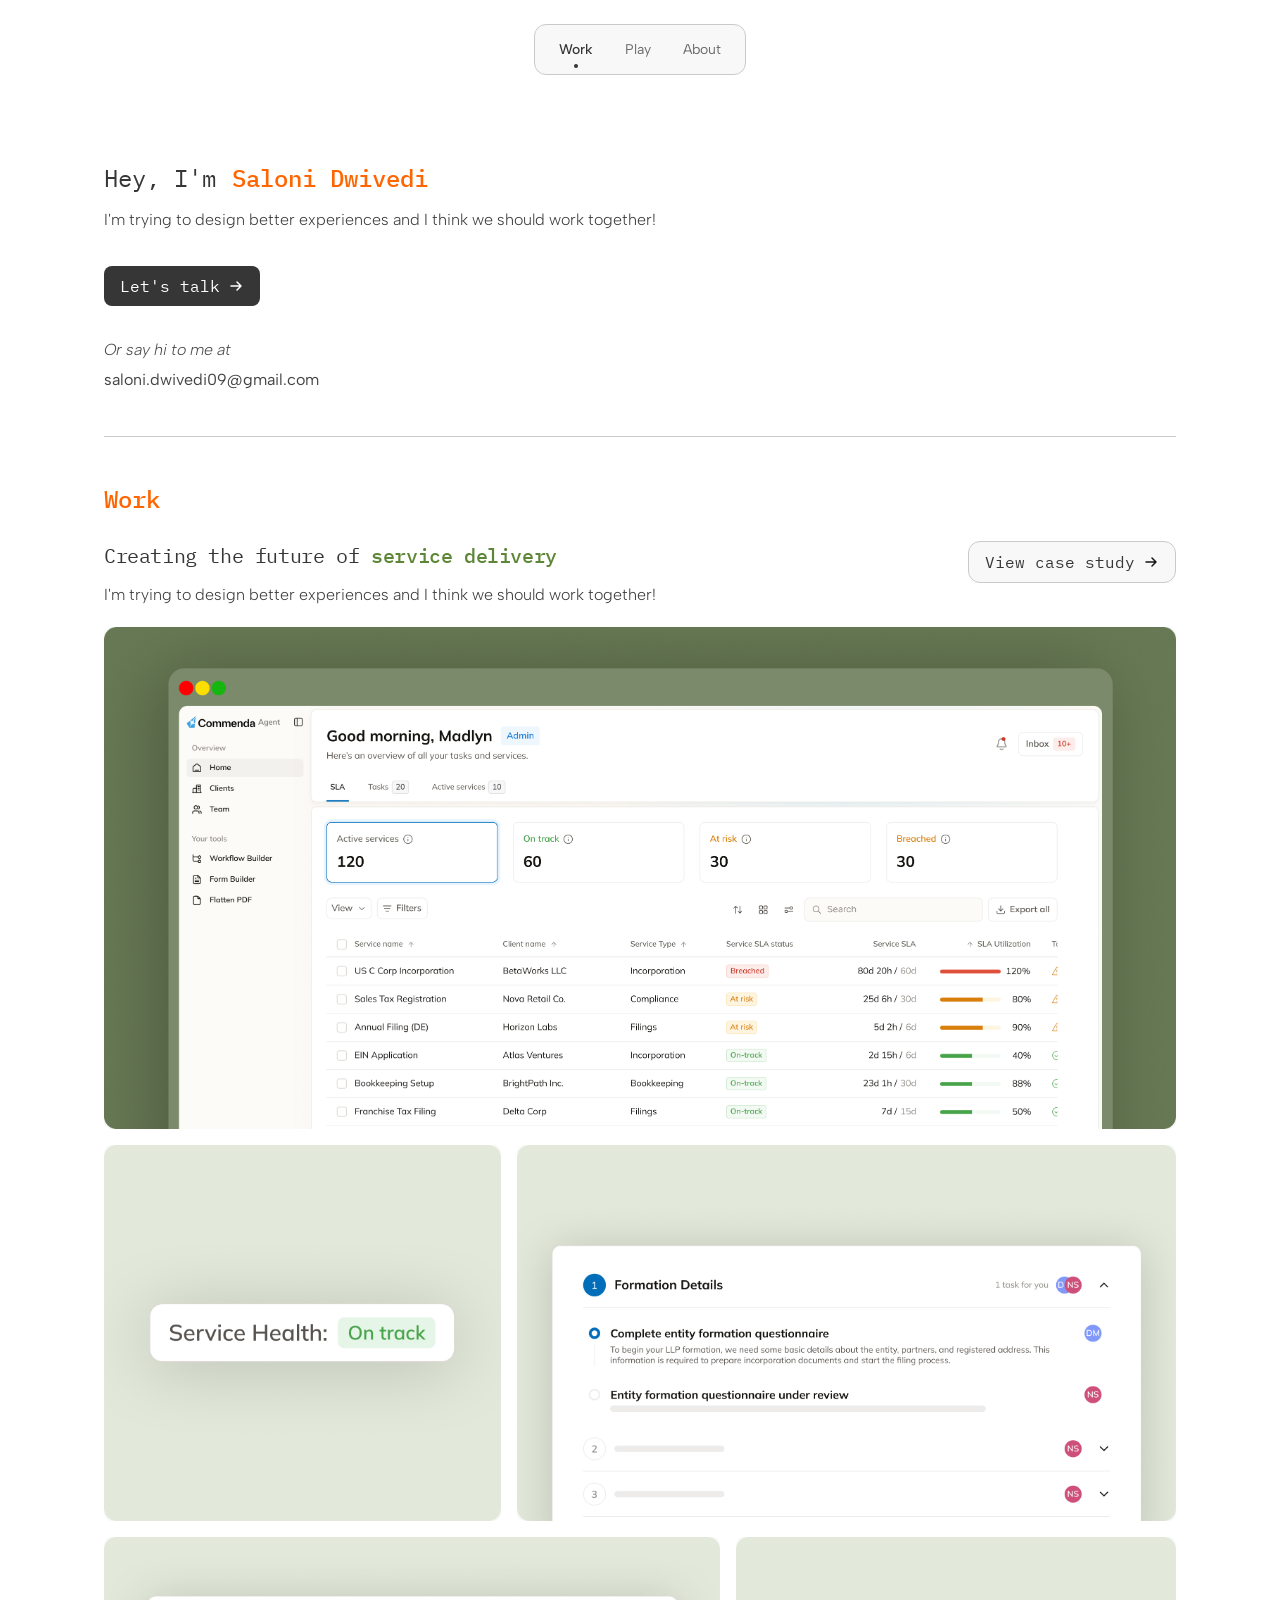
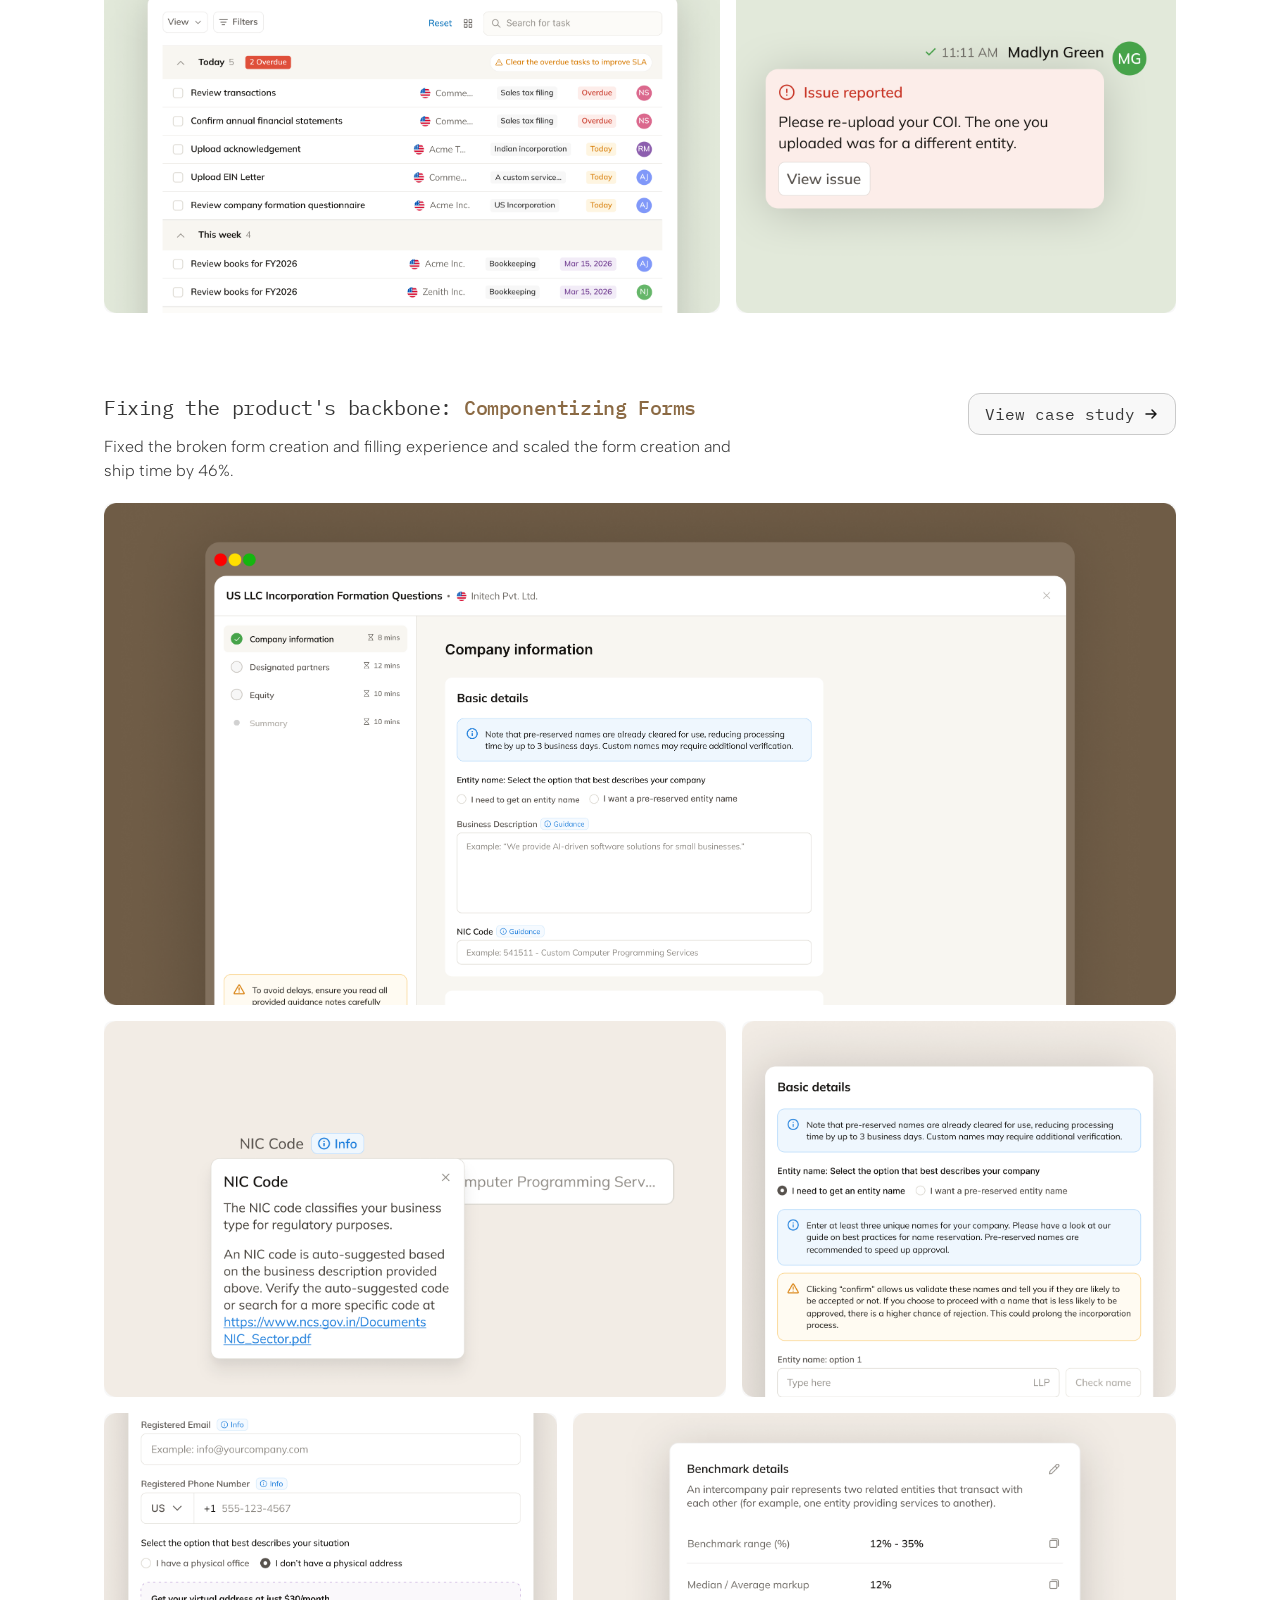
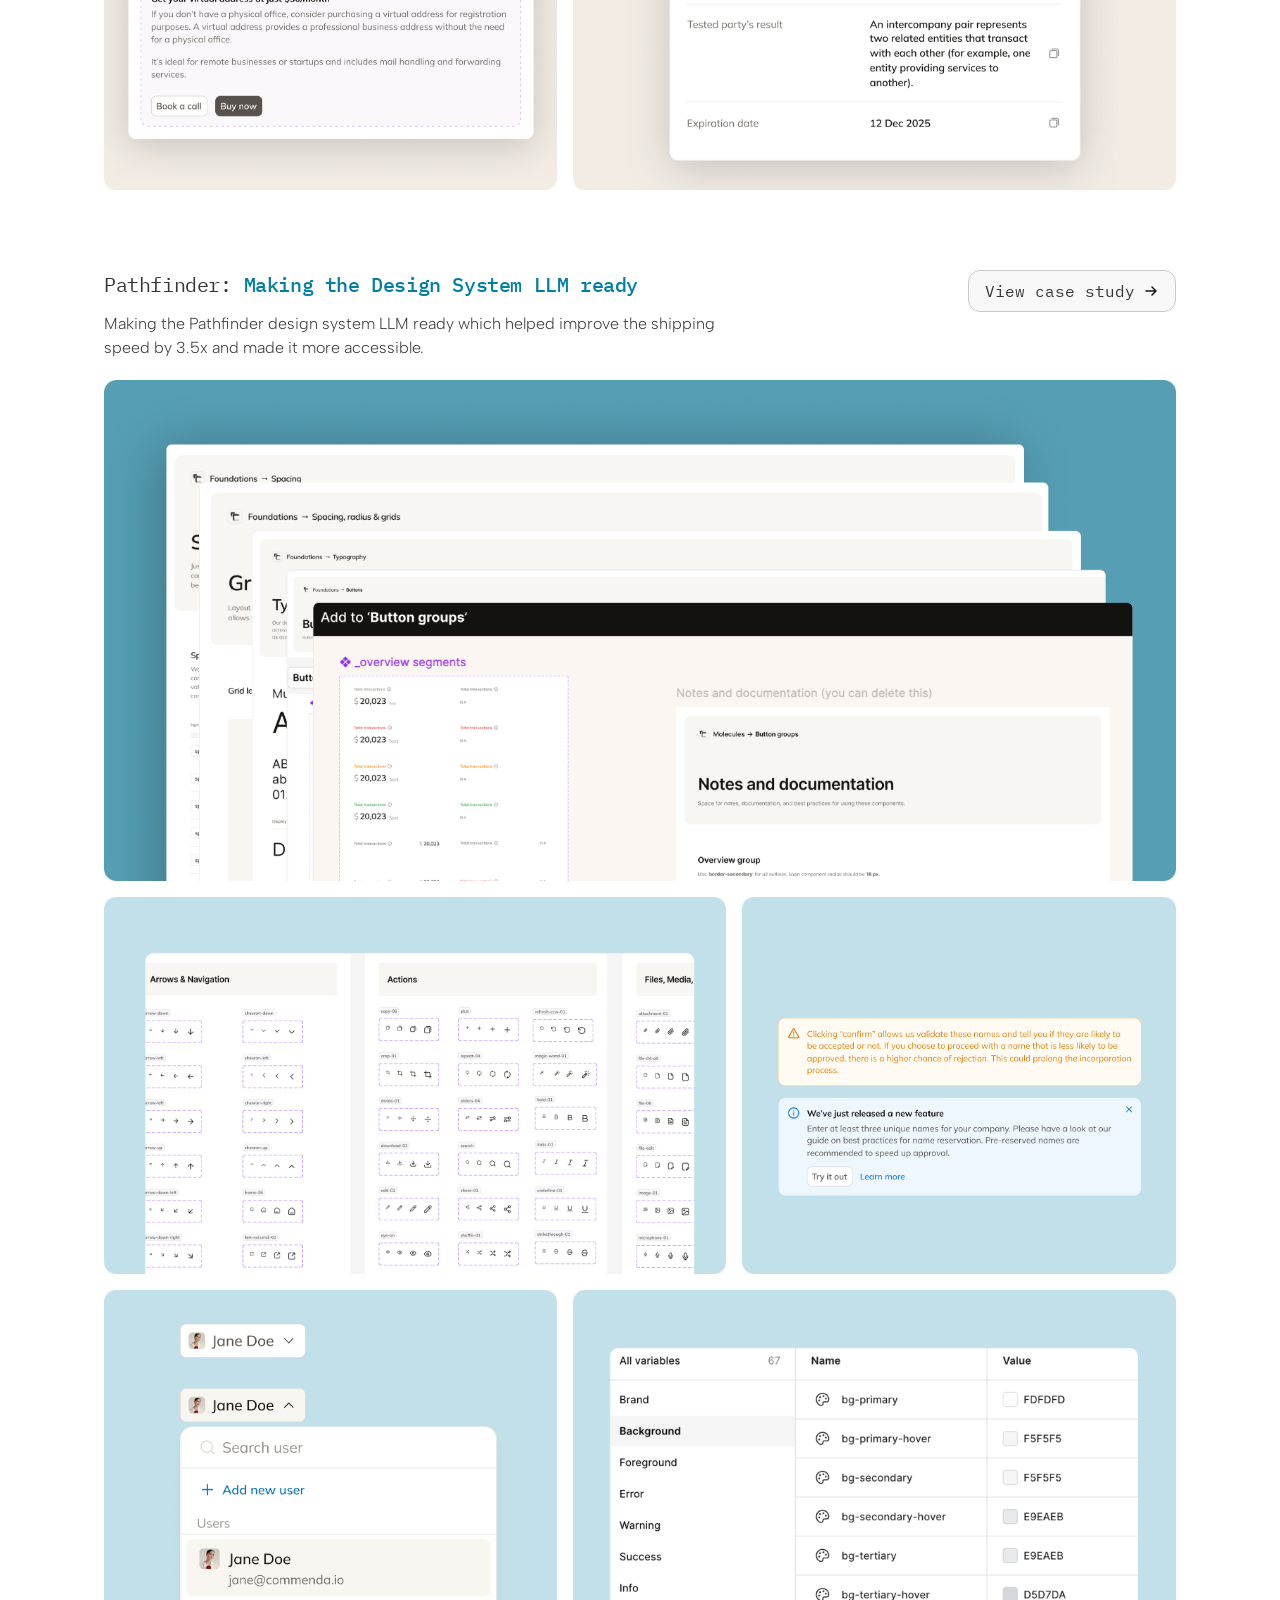
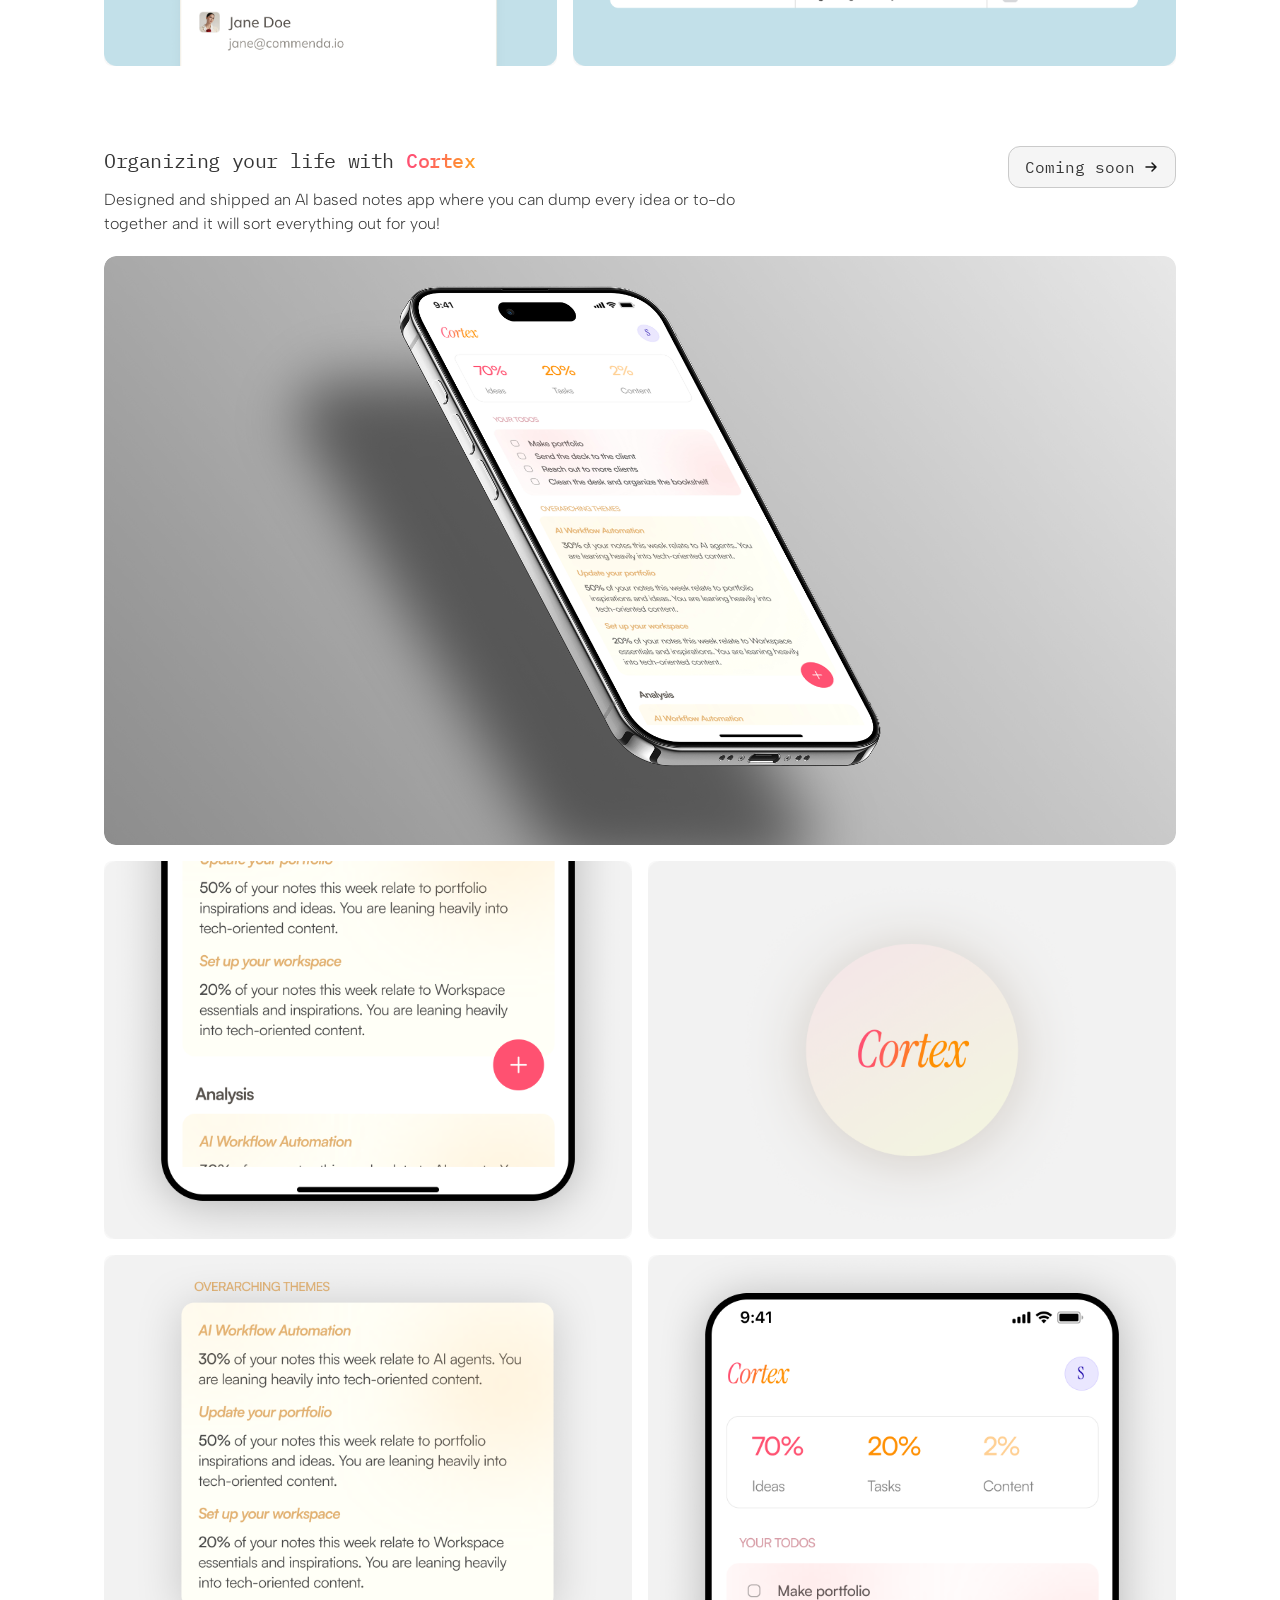
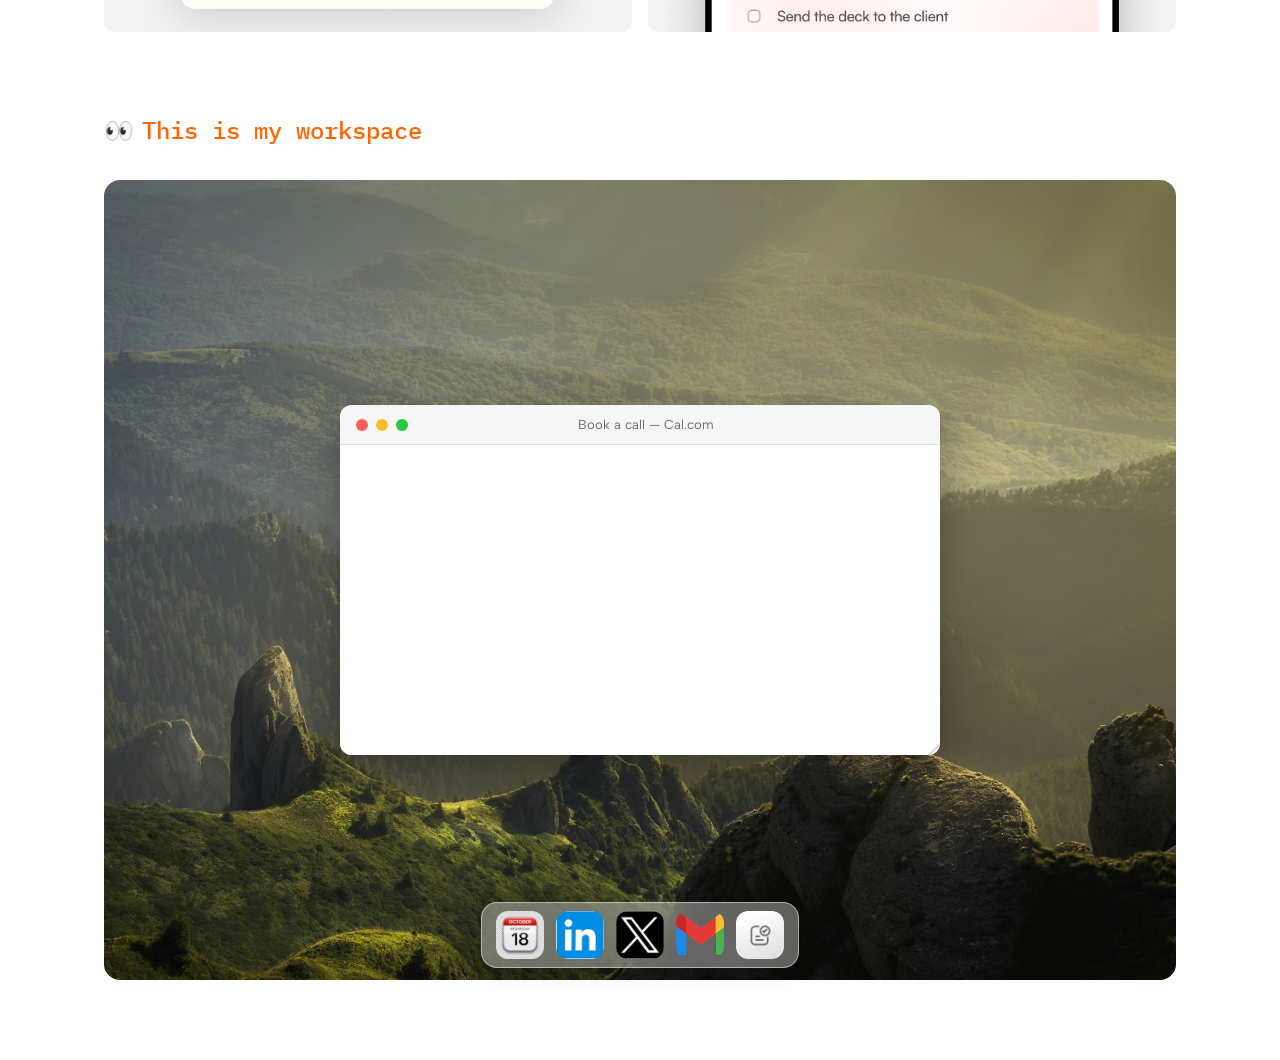
<file: index.html>
<!DOCTYPE html>
<html lang="en">
<head>
<meta charset="UTF-8" />
<meta name="viewport" content="width=device-width, initial-scale=1.0" />
<title>Saloni Dwivedi — Designer</title>
<link rel="preconnect" href="https://fonts.googleapis.com" />
<link rel="preconnect" href="https://fonts.gstatic.com" crossorigin />
<link href="https://fonts.googleapis.com/css2?family=IBM+Plex+Mono:wght@400;500;600&family=Albert+Sans:ital,wght@0,300;0,400;0,500;1,300&display=swap" rel="stylesheet" />
<link rel="stylesheet" href="CSS/shared.css" />
<link rel="stylesheet" href="CSS/index.css" />
<link rel="stylesheet" href="CSS/mobile.css" />
</head>
<body>

<!-- NAV -->
<nav>
  <a href="#" data-nav-id="work" class="active">Work</a>
  <a href="Pages/play.html" data-nav-id="play">Play</a>
  <a href="Pages/about.html" data-nav-id="about">About</a>
</nav>

<!-- HERO -->
<section id="work" class="hero">
  <div class="page-wrap">
    <div class="hero-intro">
      <div class="hero-name-line">
        <span class="mono-regular">Hey, I'm</span>
        <span class="mono-medium" style="color: var(--orange)">Saloni Dwivedi</span>
      </div>
      <p class="hero-tagline">I'm trying to design better experiences and I think we should work together!</p>
    </div>

    <a href="https://cal.com/salonidwivedi" class="btn-primary">
      Let's talk
      <svg width="16" height="16" viewBox="0 0 16 16" fill="none" xmlns="http://www.w3.org/2000/svg">
        <path d="M3 8H13M13 8L9 4M13 8L9 12" stroke="white" stroke-width="1.5" stroke-linecap="round" stroke-linejoin="round"/>
      </svg>
    </a>

    <div class="contact-block">
      <span class="contact-label">Or say hi to me at</span>
      <span class="contact-email">saloni.dwivedi09@gmail.com</span>
    </div>

    <div class="divider"></div>

    <!-- WORK -->
    <section>
      <div class="section-label">Work</div>

      <!-- Project 1: Service Delivery -->
      <div class="project fade-in">
        <div class="project-header">
          <div class="project-meta">
            <div class="project-title-row">
              <span class="mono-regular">Creating the future of</span>
              <span class="mono-medium" style="color: #5e8637">service delivery</span>
            </div>
            <p class="project-desc">I'm trying to design better experiences and I think we should work together!</p>
          </div>
          <a href="Pages/service-delivery.html" class="btn-case-study">
            View case study
            <svg width="16" height="16" viewBox="0 0 16 16" fill="none" xmlns="http://www.w3.org/2000/svg">
              <path d="M3 8H13M13 8L9 4M13 8L9 12" stroke="#151515" stroke-width="1.5" stroke-linecap="round" stroke-linejoin="round"/>
            </svg>
          </a>
        </div>
        <div class="project-images">
          <img class="img-main" src="images/service delivery/thumbnail01.png" alt="Service delivery hero" loading="lazy" />
          <div class="img-grid-2col img-grid-row-service-1">
            <img src="images/service delivery/thumbnail02.png" alt="Service delivery detail 1" loading="lazy" />
            <img src="images/service delivery/thumbnail03.png" alt="Service delivery detail 2" loading="lazy" />
          </div>
          <div class="img-grid-2col img-grid-row-service-2">
            <img src="images/service delivery/thumbnail04.png" alt="Service delivery detail 3" loading="lazy" />
            <img src="images/service delivery/thumbnail05.png" alt="Service delivery detail 4" loading="lazy" />
          </div>
        </div>
      </div>

      <!-- Project 2: Componentizing Forms -->
      <div class="project fade-in">
        <div class="project-header">
          <div class="project-meta">
            <div class="project-title-row">
              <span class="mono-regular">Fixing the product's backbone:</span>
              <span class="mono-medium" style="color: #8b6a44">Componentizing Forms</span>
            </div>
            <p class="project-desc">Fixed the broken form creation and filling experience and scaled the form creation and ship time by 46%.</p>
          </div>
          <a href="Pages/forms.html" class="btn-case-study">
            View case study
            <svg width="16" height="16" viewBox="0 0 16 16" fill="none" xmlns="http://www.w3.org/2000/svg">
              <path d="M3 8H13M13 8L9 4M13 8L9 12" stroke="#151515" stroke-width="1.5" stroke-linecap="round" stroke-linejoin="round"/>
            </svg>
          </a>
        </div>
        <div class="project-images">
          <img class="img-main" src="images/Forms/comp-forms1.png" alt="Componentizing forms hero" loading="lazy" />
          <div class="img-grid-2col img-grid-row-wide-left">
            <img src="images/Forms/comp-forms2.png" alt="Forms detail 1" loading="lazy"  />
            <img src="images/Forms/comp-forms3.png" alt="Forms detail 2" loading="lazy"  />
          </div>
          <div class="img-grid-2col img-grid-row-wide-right">
            <img src="images/Forms/comp-forms4.png" alt="Forms detail 3" loading="lazy" />
            <img src="images/Forms/comp-forms5.png" alt="Forms detail 4" loading="lazy" />
          </div>
        </div>
      </div>

      <!-- Project 3: Design System -->
      <div class="project fade-in">
        <div class="project-header">
          <div class="project-meta">
            <div class="project-title-row">
              <span class="mono-regular">Pathfinder:</span>
              <span class="mono-medium" style="color: #007ea3">Making the Design System LLM ready</span>
            </div>
            <p class="project-desc">Making the Pathfinder design system LLM ready which helped improve the shipping speed by 3.5x and made it more accessible.</p>
          </div>
          <a href="Pages/design-system.html" class="btn-case-study">
            View case study
            <svg width="16" height="16" viewBox="0 0 16 16" fill="none" xmlns="http://www.w3.org/2000/svg">
              <path d="M3 8H13M13 8L9 4M13 8L9 12" stroke="#151515" stroke-width="1.5" stroke-linecap="round" stroke-linejoin="round"/>
            </svg>
          </a>
        </div>
        <div class="project-images">
          <img class="img-main" src="images/design system/des-sys1.png" alt="Design system hero" loading="lazy" />
          <div class="img-grid-2col img-grid-row-wide-left">
            <img src="images/design system/des-sys2.png" alt="Design system detail 1" loading="lazy" />
            <img src="images/design system/des-sys3.png" alt="Design system detail 2" loading="lazy" />
          </div>
          <div class="img-grid-2col img-grid-row-wide-right">
            <img src="images/design system/des-sys4.png" alt="Design system detail 3" loading="lazy" />
            <img src="images/design system/des-sys5.png" alt="Design system detail 4" loading="lazy" />
          </div>
        </div>
      </div>

      <!-- Project 4: Cortex -->
      <div class="project fade-in">
        <div class="project-header">
          <div class="project-meta">
            <div class="project-title-row">
              <span class="mono-regular">Organizing your life with</span>
              <span class="mono-medium gradient-text">Cortex</span>
            </div>
            <p class="project-desc">Designed and shipped an AI based notes app where you can dump every idea or to-do together and it will sort everything out for you!</p>
          </div>
          <a href="#" class="btn-case-study" style="background-color: #f5f5f5;">
            Coming soon
            <svg width="16" height="16" viewBox="0 0 16 16" fill="none" xmlns="http://www.w3.org/2000/svg">
              <path d="M3 8H13M13 8L9 4M13 8L9 12" stroke="#151515" stroke-width="1.5" stroke-linecap="round" stroke-linejoin="round"/>
            </svg>
          </a>
        </div>
        <div class="project-images">
          <img class="img-hero-tall" src="images/cortex/cortex1.png" alt="Cortex app mockup" loading="lazy" />
          <div class="img-grid-2col img-grid-row-even">
            <img src="images/cortex/cortex2.png" alt="Cortex detail 1" loading="lazy" />
            <img src="images/cortex/cortex3.png" alt="Cortex detail 2" loading="lazy" />
          </div>
          <div class="img-grid-2col img-grid-row-even">
            <img src="images/cortex/cortex4.png" alt="Cortex detail 3" loading="lazy" />
            <img src="images/cortex/cortex5.png" alt="Cortex detail 4" loading="lazy" />
          </div>
        </div>
      </div>
    </section>

    <!-- WORKSPACE -->
    <section id="workspace-teaser" class="play-section">
      <div class="play-heading">
        <span>👀</span>
        <span>This is my workspace</span>
      </div>
      <div class="workspace-frame">
        <img class="workspace-bg" src="images/workspace/background.png" alt="Workspace background" loading="lazy" />
        <!-- macOS-style window -->
        <div class="workspace-window">
          <div class="window-titlebar">
            <div class="window-dots">
              <span class="dot dot-red"></span>
              <span class="dot dot-yellow"></span>
              <span class="dot dot-green"></span>
            </div>
            <span class="window-title">Book a call — Cal.com</span>
          </div>
          <div class="window-body">
            <iframe src="https://cal.com/salonidwivedi" style="width:100%;height:100%;border:none;" loading="lazy"></iframe>
          </div>
        </div>
        <!-- macOS-style dock -->
        <div class="workspace-dock">
          <a href="#" class="tooltip" data-tooltip="Book a Call">
            <img class="dock-icon" src="images/contact/calendar.png" alt="Book a Call" loading="lazy" /></a>
          <a href="#" target="_blank" class="tooltip" data-tooltip="LinkedIn">
            <img class="dock-icon" src="images/contact/linkedin.png" alt="LinkedIn" loading="lazy" /></a>
          <a href="#" target="_blank" class="tooltip" data-tooltip="Twitter / X">
            <img class="dock-icon" src="images/contact/twitter.png" alt="Twitter / X" loading="lazy" /></a>
          <a href="mailto:saloni.dwivedi09@gmail.com" class="tooltip" data-tooltip="Gmail">
            <img class="dock-icon" src="images/contact/gmail.png" alt="Gmail" loading="lazy" /></a>
          <a href="mailto:saloni.dwivedi09@gmail.com" class="tooltip" data-tooltip="Resume">
            <img class="dock-icon" src="images/contact/resume.png" alt="Resume" loading="lazy" /></a>
        </div>
      </div>
    </section>

  </div><!-- /page-wrap -->
</section>

<script src="JS/nav.js"></script>
<script src="JS/animations.js"></script>
<script src="JS/workspace.js"></script>
</body>
</html>
</file>
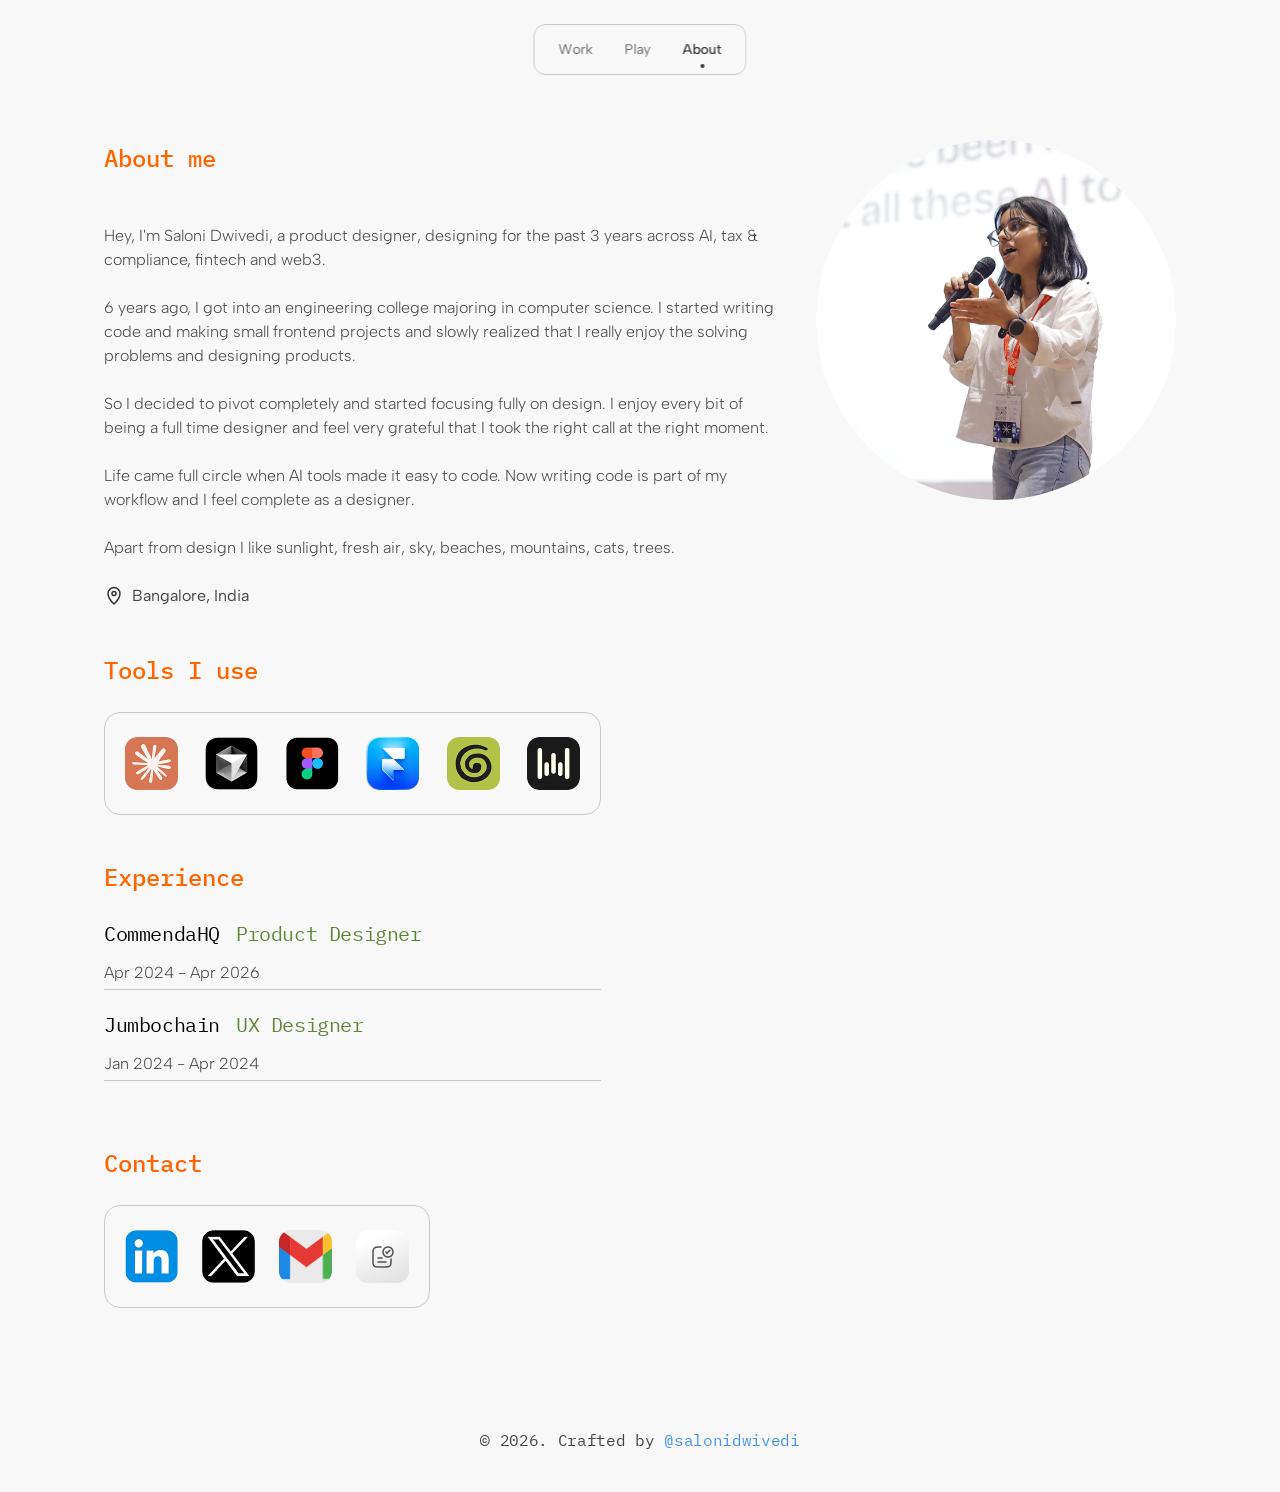
<file: Pages/about.html>
<!DOCTYPE html>
<html lang="en">
<head>
<meta charset="UTF-8" />
<meta name="viewport" content="width=device-width, initial-scale=1.0" />
<title>About — Saloni Dwivedi</title>
<link rel="preconnect" href="https://fonts.googleapis.com" />
<link rel="preconnect" href="https://fonts.gstatic.com" crossorigin />
<link href="https://fonts.googleapis.com/css2?family=IBM+Plex+Mono:wght@400;500;600&family=Albert+Sans:ital,wght@0,300;0,400;0,500;1,300&display=swap" rel="stylesheet" />
<link rel="stylesheet" href="../CSS/shared.css" />
<style>
  body { background: #f8f8f8; }
  .about-grid { display: flex; flex-direction: column; gap: 44px; }

  .about-block { width: 100%; }
  .about-block-title {
    font-family: 'IBM Plex Mono', monospace;
    font-weight: 500;
    font-size: 24px;
    color: var(--orange);
    margin-bottom: 24px;
  }

  .about-intro { display: flex; align-items: flex-start; justify-content: space-between; gap: 40px; flex-wrap: wrap; }
  .about-intro-text { flex: 1; min-width: 280px; display: flex; flex-direction: column; gap: 24px; }
  .about-intro-text p { font-weight: 300; font-size: 16px; }

  .about-photo {
    background: #e2e9da;
    border-radius: 50%;
    width: 360px;
    height: 360px;
    flex-shrink: 0;
    overflow: hidden;
  }
  .about-photo img { width: 100%; height: 100%; object-fit: cover; display: block; }

  /* Tooltip system */
  .tooltip {
    position: relative;
    display: inline-flex;
  }
  .tooltip::after {
    content: attr(data-tooltip);
    position: absolute;
    bottom: calc(100% + 8px);
    left: 50%;
    transform: translateX(-50%) translateY(4px);
    background: var(--black);
    color: #fff;
    padding: 6px 10px;
    border-radius: 6px;
    font-family: 'IBM Plex Mono', monospace;
    font-size: 12px;
    white-space: nowrap;
    opacity: 0;
    visibility: hidden;
    transition: opacity 0.15s cubic-bezier(0.4, 0, 0.2, 1), transform 0.15s cubic-bezier(0.4, 0, 0.2, 1);
    pointer-events: none;
    z-index: 100;
    box-shadow: 0 4px 12px rgba(0,0,0,0.15);
  }
  .tooltip::before {
    content: '';
    position: absolute;
    bottom: calc(100% + 3px);
    left: 50%;
    transform: translateX(-50%) translateY(4px);
    border-width: 5px;
    border-style: solid;
    border-color: var(--black) transparent transparent transparent;
    opacity: 0;
    visibility: hidden;
    transition: opacity 0.15s cubic-bezier(0.4, 0, 0.2, 1), transform 0.15s cubic-bezier(0.4, 0, 0.2, 1);
    pointer-events: none;
    z-index: 100;
  }
  .tooltip:hover::after,
  .tooltip:hover::before {
    opacity: 1;
    visibility: visible;
    transform: translateX(-50%) translateY(0);
  }

  .location-row { display: flex; align-items: center; gap: 8px; }

  .tools-row {
    background: var(--bg-pill);
    border: 0.5px solid var(--border);
    border-radius: 16px;
    padding: 24px 20px;
    display: flex;
    gap: 20px;
    flex-wrap: wrap;
    justify-content: space-between;
  }
  .tool-icon {
    width: 53px; height: 53px;
    border-radius: 12px;
    object-fit: cover;
    background: #eaeaea;
  }

  .experience-row { display: flex; flex-direction: column; gap: 12px; }
  .experience-title-row {
    display: flex; align-items: center; gap: 16px; flex-wrap: wrap;
    font-family: 'IBM Plex Mono', monospace; font-size: 20px; letter-spacing: -0.4px;
  }
  .experience-dates { font-weight: 300; font-size: 16px; }
  .experience-divider { height: 1px; background: var(--border); width: 100%; margin: 4px 0 20px; }

  .contact-row {
    background: var(--bg-pill);
    border: 0.5px solid var(--border);
    border-radius: 16px;
    padding: 24px 20px;
    display: flex;
    gap: 24px;
    width: fit-content;
  }
  .contact-icon {
    width: 53px; height: 53px;
    border-radius: 12px;
    object-fit: cover;
    background: #eaeaea;
  }

  @media (max-width: 768px) {
    .about-intro { flex-direction: column-reverse; align-items: center; }
    .about-photo { width: 220px; height: 220px; }
    .tools-row { justify-content: flex-start; }
    .contact-row { flex-wrap: wrap; width: 100%; justify-content: center; }
  }
</style>
</head>
<body data-page="about">

<nav>
  <a href="../index.html" data-nav-id="work">Work</a>
  <a href="play.html" data-nav-id="play">Play</a>
  <a href="about.html" data-nav-id="about">About</a>
</nav>

<div class="page-wrap">
  <div class="about-grid">

    <!-- ABOUT ME -->
    <div class="about-block">
      <div class="about-intro">
        <div class="about-intro-text">
          <h2 class="about-block-title">About me</h2>
          <p>Hey, I'm Saloni Dwivedi, a product designer, designing for the past 3 years across AI, tax &amp; compliance, fintech and web3.</p>
          <p>6 years ago, I got into an engineering college majoring in computer science. I started writing code and making small frontend projects and slowly realized that I really enjoy the solving problems and designing products.</p>
          <p>So I decided to pivot completely and started focusing fully on design. I enjoy every bit of being a full time designer and feel very grateful that I took the right call at the right moment.</p>
          <p>Life came full circle when AI tools made it easy to code. Now writing code is part of my workflow and I feel complete as a designer.</p>
          <p>Apart from design I like sunlight, fresh air, sky, beaches, mountains, cats, trees.</p>
          <div class="location-row">
            <svg width="20" height="20" viewBox="0 0 20 20" fill="none"><path d="M10 18s6-5.5 6-10.5A6 6 0 1 0 4 7.5C4 12.5 10 18 10 18z" stroke="#333" stroke-width="1.5"/><circle cx="10" cy="7.5" r="2" stroke="#333" stroke-width="1.5"/></svg>
            <span>Bangalore, India</span>
          </div>
        </div>
        <div class="about-photo">
          <!-- PLACEHOLDER: images/about/portrait.jpg -->
          <img src="../images/about/profile.JPG" alt="Saloni Dwivedi" loading="lazy" />
        </div>
      </div>
    </div>

    <!-- TOOLS -->
    <div class="about-block" style="max-width:497px">
      <h2 class="about-block-title">Tools I use</h2>
      <div class="tools-row">
        <!-- PLACEHOLDER: images/about/tool-figma.png -->
        <span class="tooltip" data-tooltip="Claude">
          <img class="tool-icon" src="../images/about/tools/claude.png" alt="Claude" loading="lazy" />
        </span>
        <!-- PLACEHOLDER: images/about/tool-cursor.png -->
        <span class="tooltip" data-tooltip="Cursor">
          <img class="tool-icon" src="../images/about/tools/cursor.png" alt="Cursor" loading="lazy" />
        </span>
        <!-- PLACEHOLDER: images/about/tool-notion.png -->
        <span class="tooltip" data-tooltip="Figma">
          <img class="tool-icon" src="../images/about/tools/figma.png" alt="Figma" loading="lazy" />
        </span>
        <!-- PLACEHOLDER: images/about/tool-claude.png -->
        <span class="tooltip" data-tooltip="Framer">
          <img class="tool-icon" src="../images/about/tools/framer.png" alt="Framer" loading="lazy" />
        </span>
        <!-- PLACEHOLDER: images/about/tool-linear.png -->
        <span class="tooltip" data-tooltip="Granola">
          <img class="tool-icon" src="../images/about/tools/granola.png" alt="Granola" loading="lazy" />
        </span>
        <!-- PLACEHOLDER: images/about/tool-other.png -->
        <span class="tooltip" data-tooltip="Wispr Flow">
          <img class="tool-icon" src="../images/about/tools/wispr-flow.png" alt="Wispr Flow" loading="lazy" />
        </span>
      </div>
    </div>

    <!-- EXPERIENCE -->
    <div class="about-block" style="max-width:497px">
      <h2 class="about-block-title">Experience</h2>

      <div class="experience-row">
        <div class="experience-title-row">
          <span style="color:#000">CommendaHQ</span>
          <span style="color:#5e8637">Product Designer</span>
        </div>
        <span class="experience-dates">Apr 2024 - Apr 2026</span>
      </div>
      <div class="experience-divider"></div>

      <div class="experience-row">
        <div class="experience-title-row">
          <span style="color:#000">Jumbochain</span>
          <span style="color:#5e8637">UX Designer</span>
        </div>
        <span class="experience-dates">Jan 2024 - Apr 2024</span>
      </div>
      <div class="experience-divider"></div>
    </div>

    <!-- CONTACT -->
    <div class="about-block" style="max-width:517px">
      <h2 class="about-block-title">Contact</h2>
      <div class="contact-row">
        <a href="https://www.linkedin.com/in/saloni-dwivedi-b62262206/" target="_blank" class="tooltip" data-tooltip="LinkedIn"><!-- PLACEHOLDER: images/about/icon-linkedin.png -->
          <img class="contact-icon" src="../images/contact/linkedin.png" alt="LinkedIn" loading="lazy" /></a>
        <a href="https://x.com/layzmaxx" target="_blank" class="tooltip" data-tooltip="Twitter / X"><!-- PLACEHOLDER: images/about/icon-twitter.png -->
          <img class="contact-icon" src="../images/contact/twitter.png" alt="Twitter / X" loading="lazy" /></a>
        <a href="mailto:saloni.dwivedi09@gmail.com" class="tooltip" data-tooltip="Gmail"><!-- PLACEHOLDER: images/about/icon-gmail.png -->
          <img class="contact-icon" src="../images/contact/gmail.png" alt="Gmail" loading="lazy" /></a>
        <a href="https://drive.google.com/file/d/156pZnv-WLNOftq3v0IJBZX0iphVP3QXV/view?usp=sharing" class="tooltip" data-tooltip="Resume"><!-- PLACEHOLDER: images/about/icon-gmail.png -->
          <img class="contact-icon" src="../images/contact/resume.png" alt="Resume" loading="lazy" /></a>
      </div>
    </div>

  </div>
</div>

<div class="footer">© 2026. Crafted by <a href="#">@salonidwivedi</a></div>

<script src="../JS/nav.js"></script>
</body>
</html>
</file>
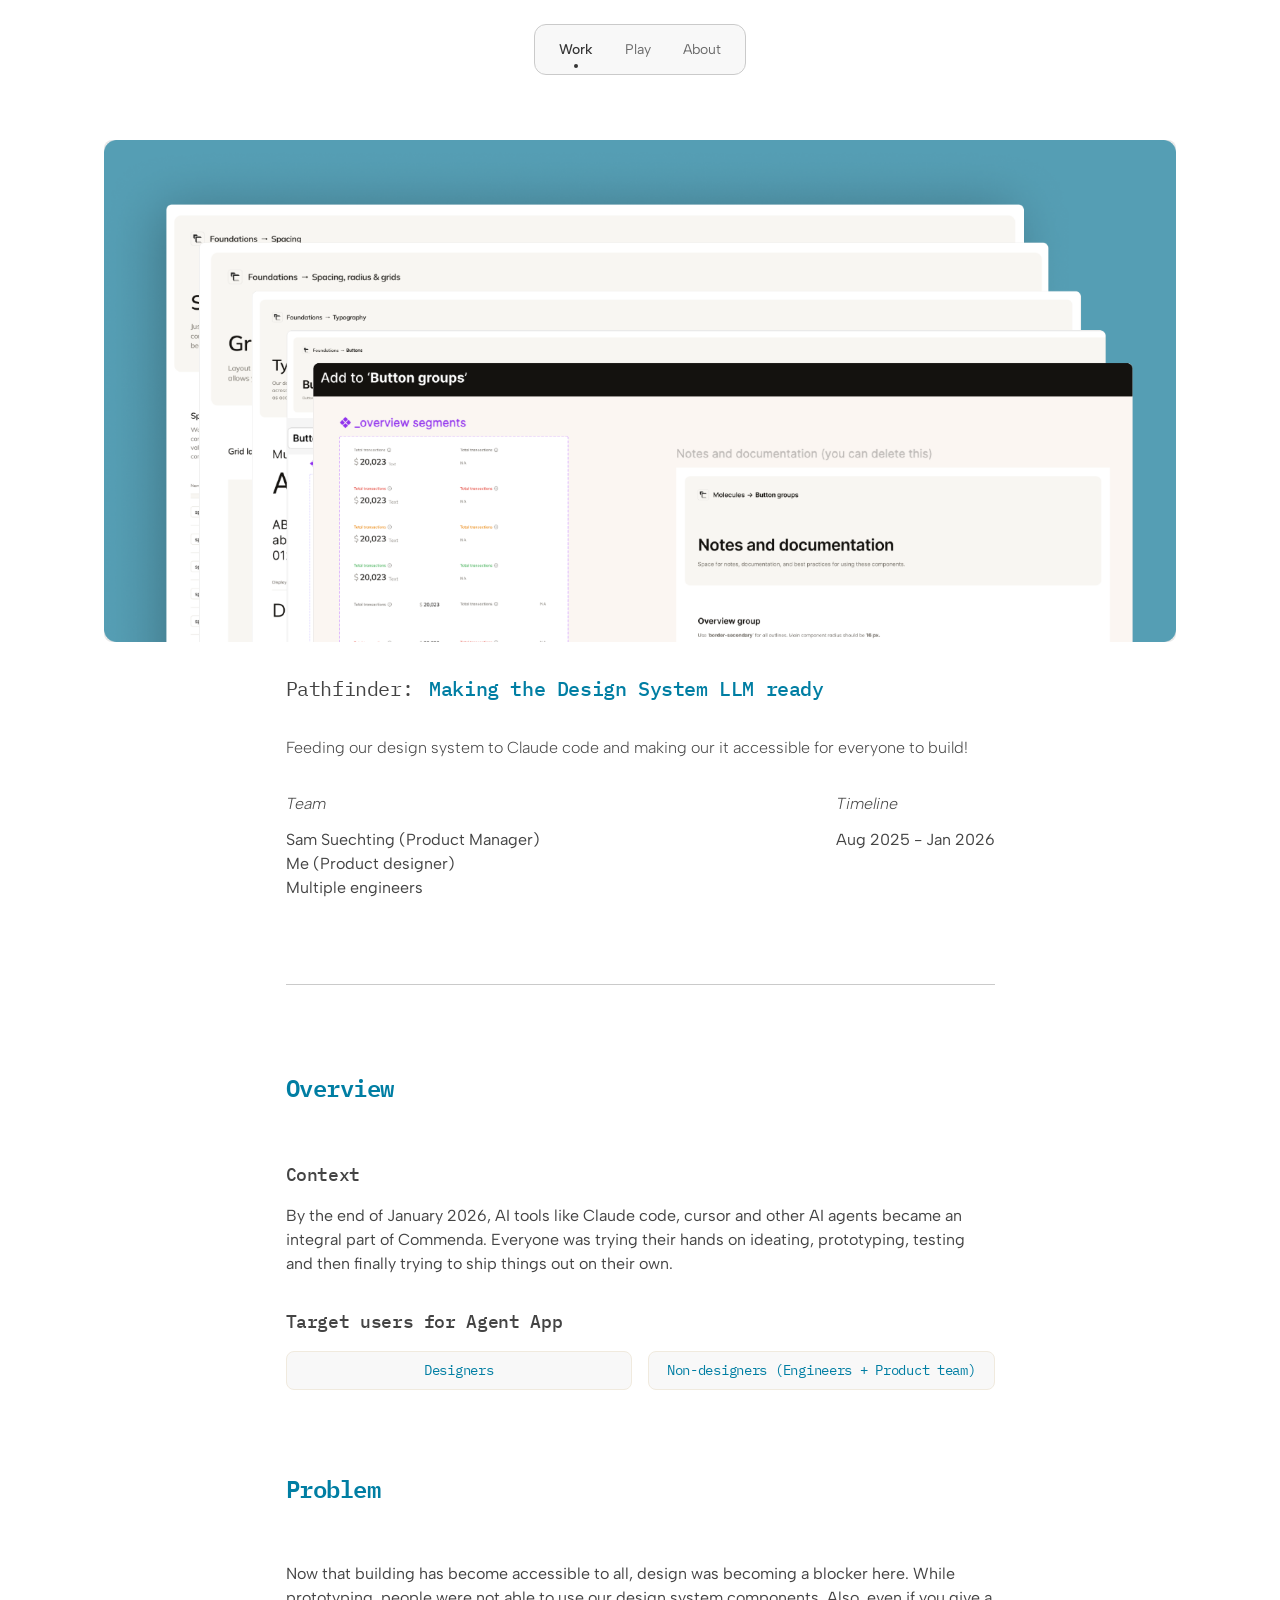
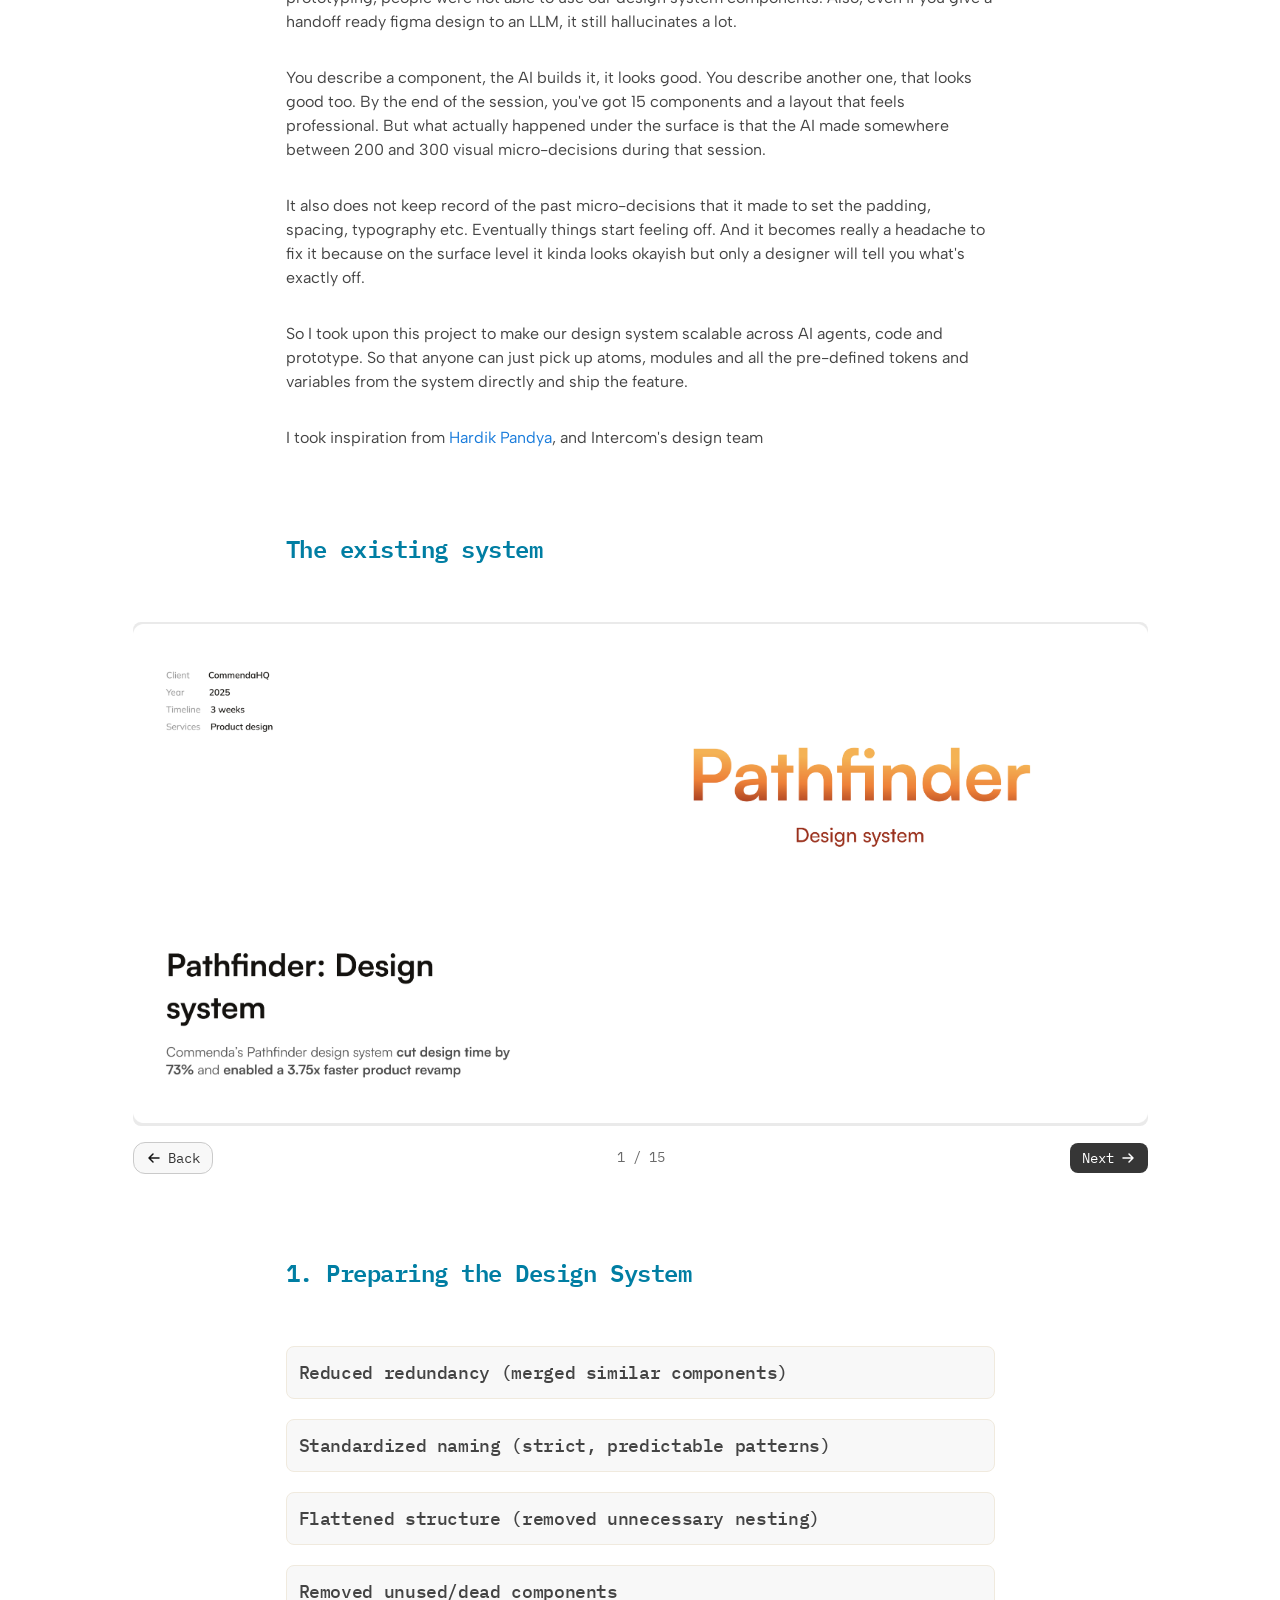
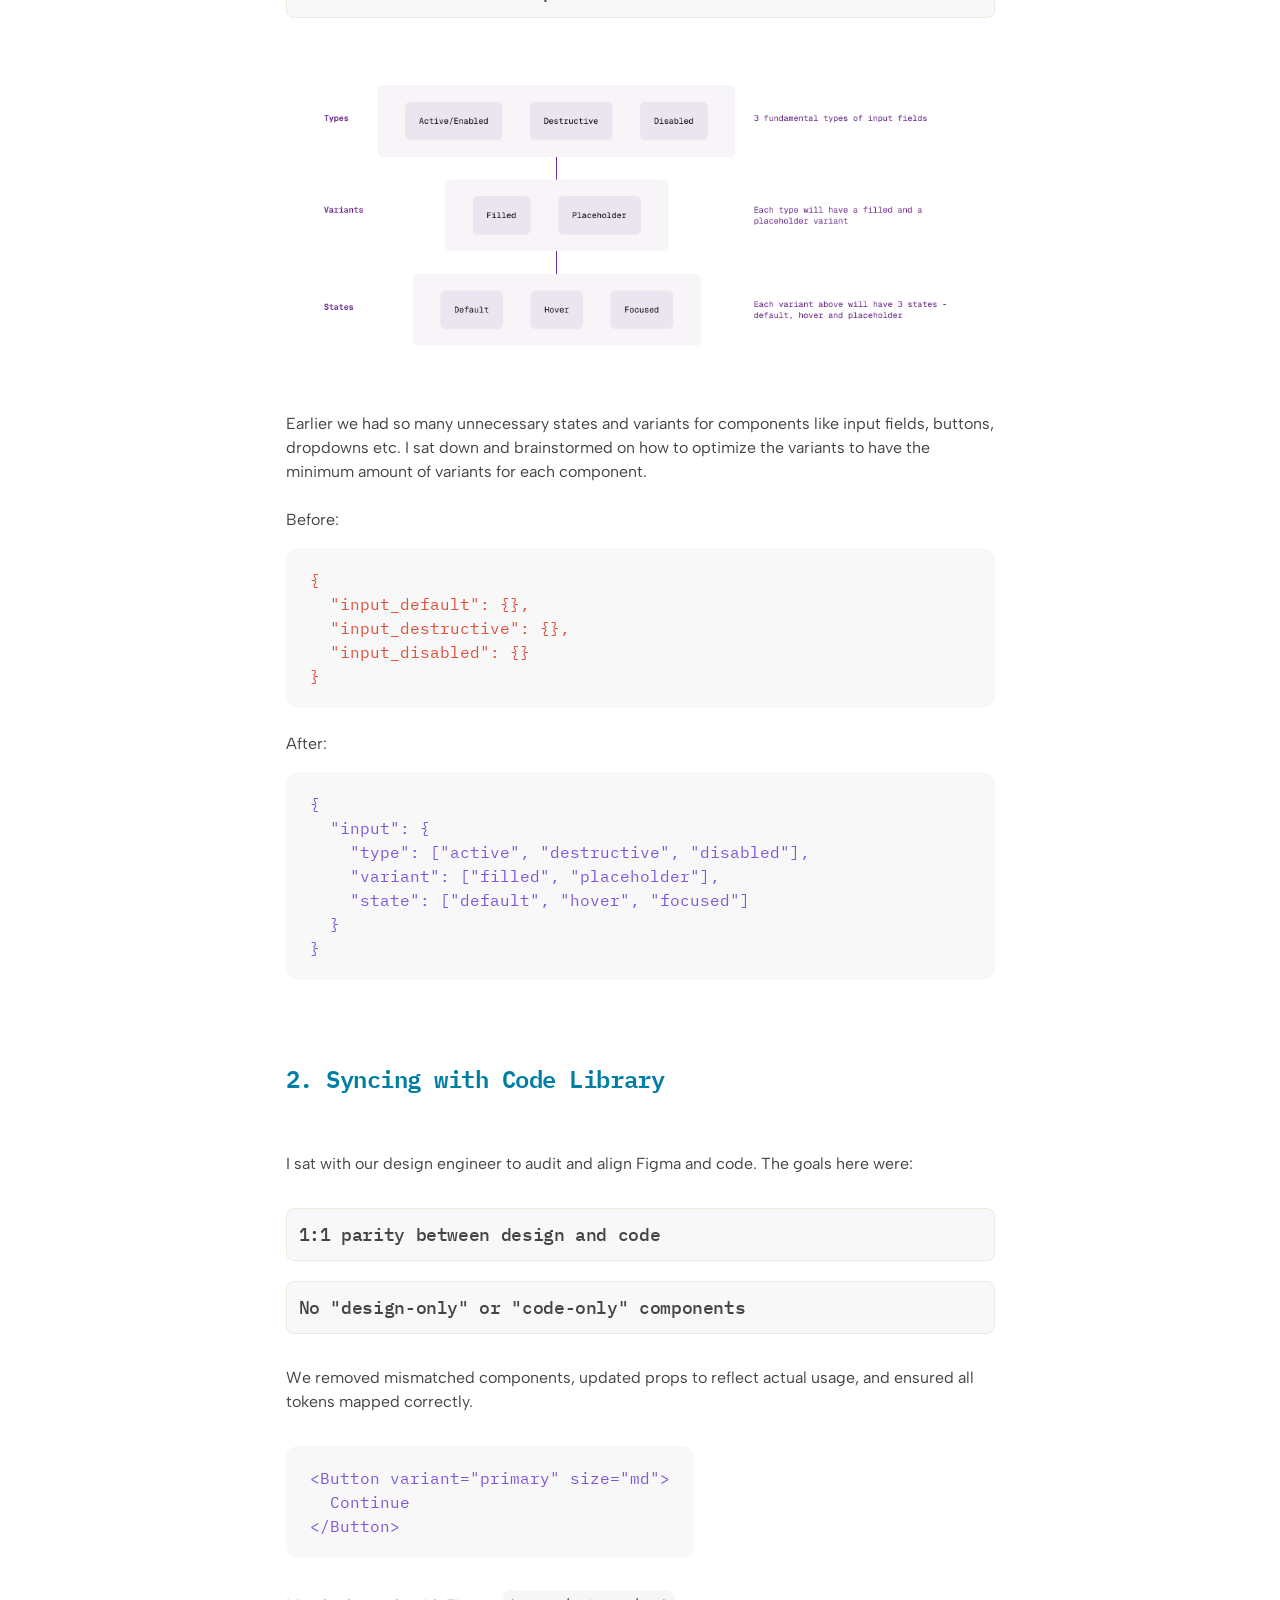
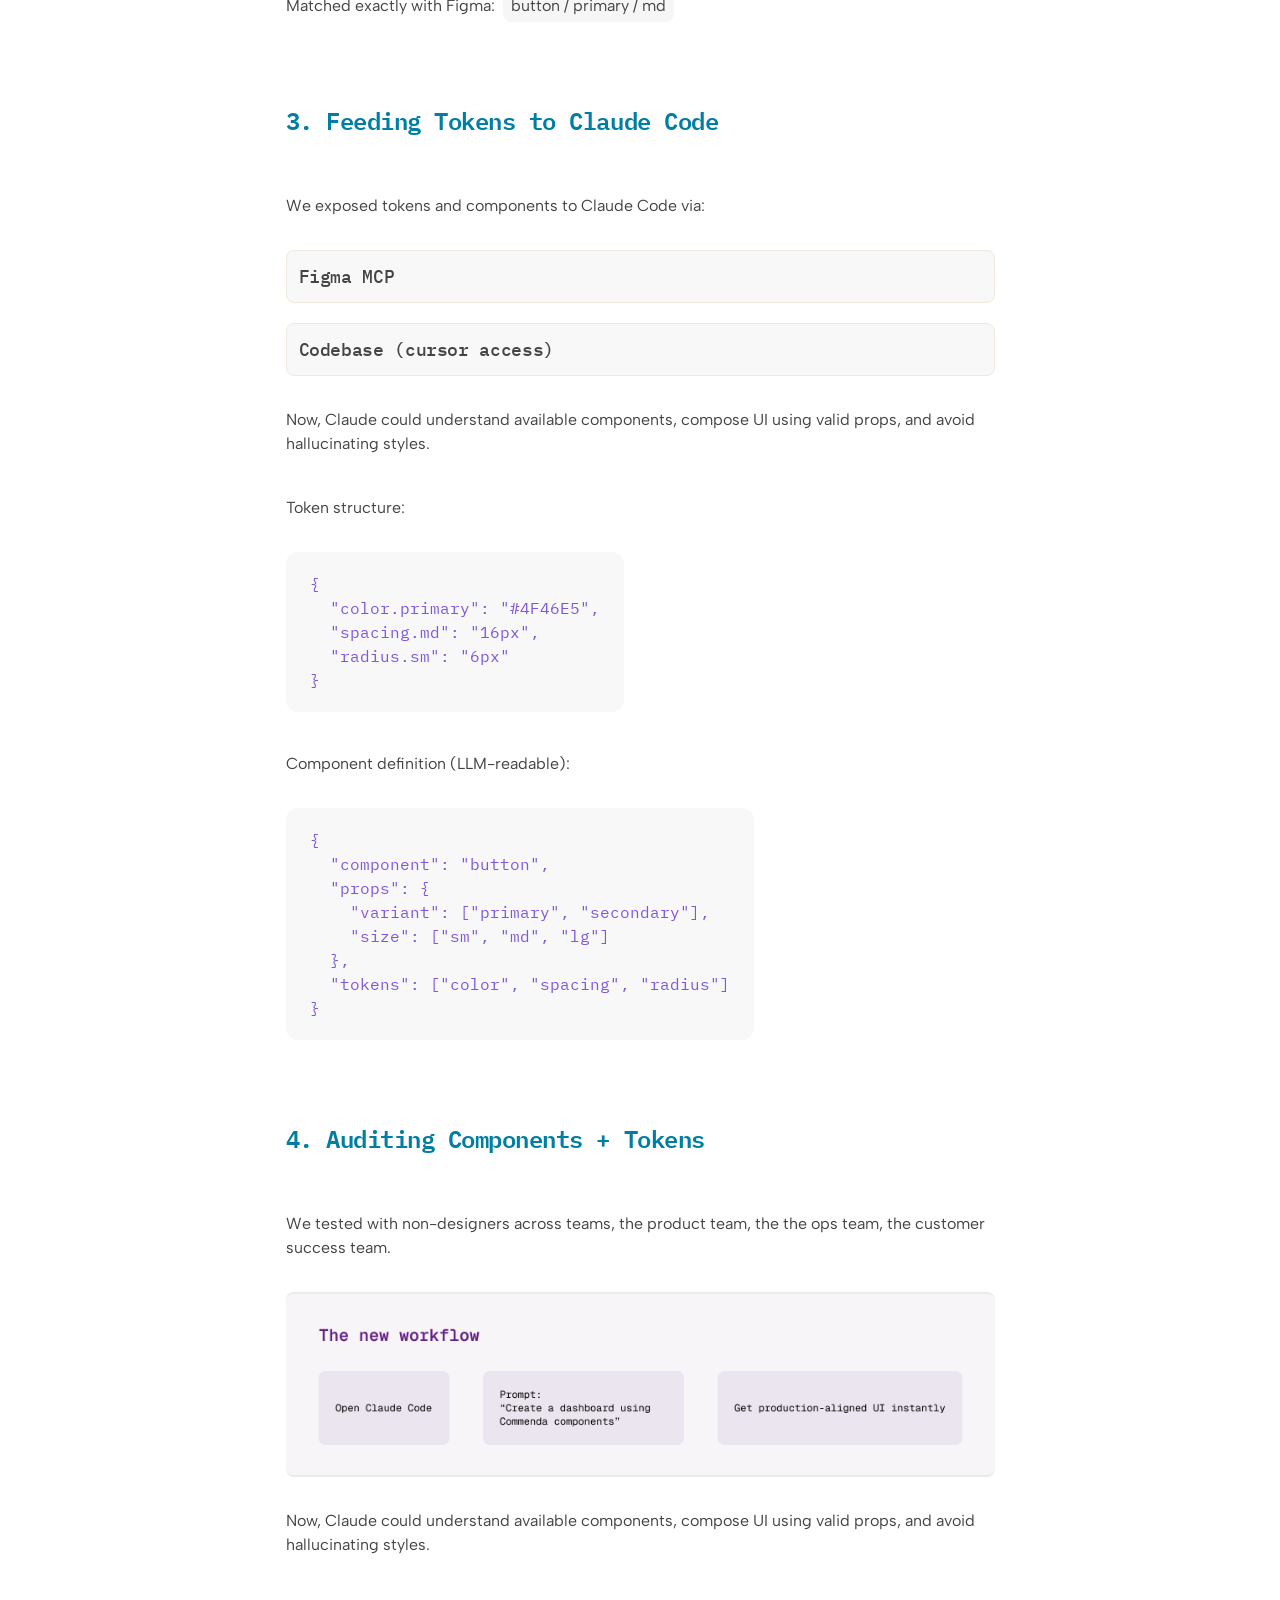
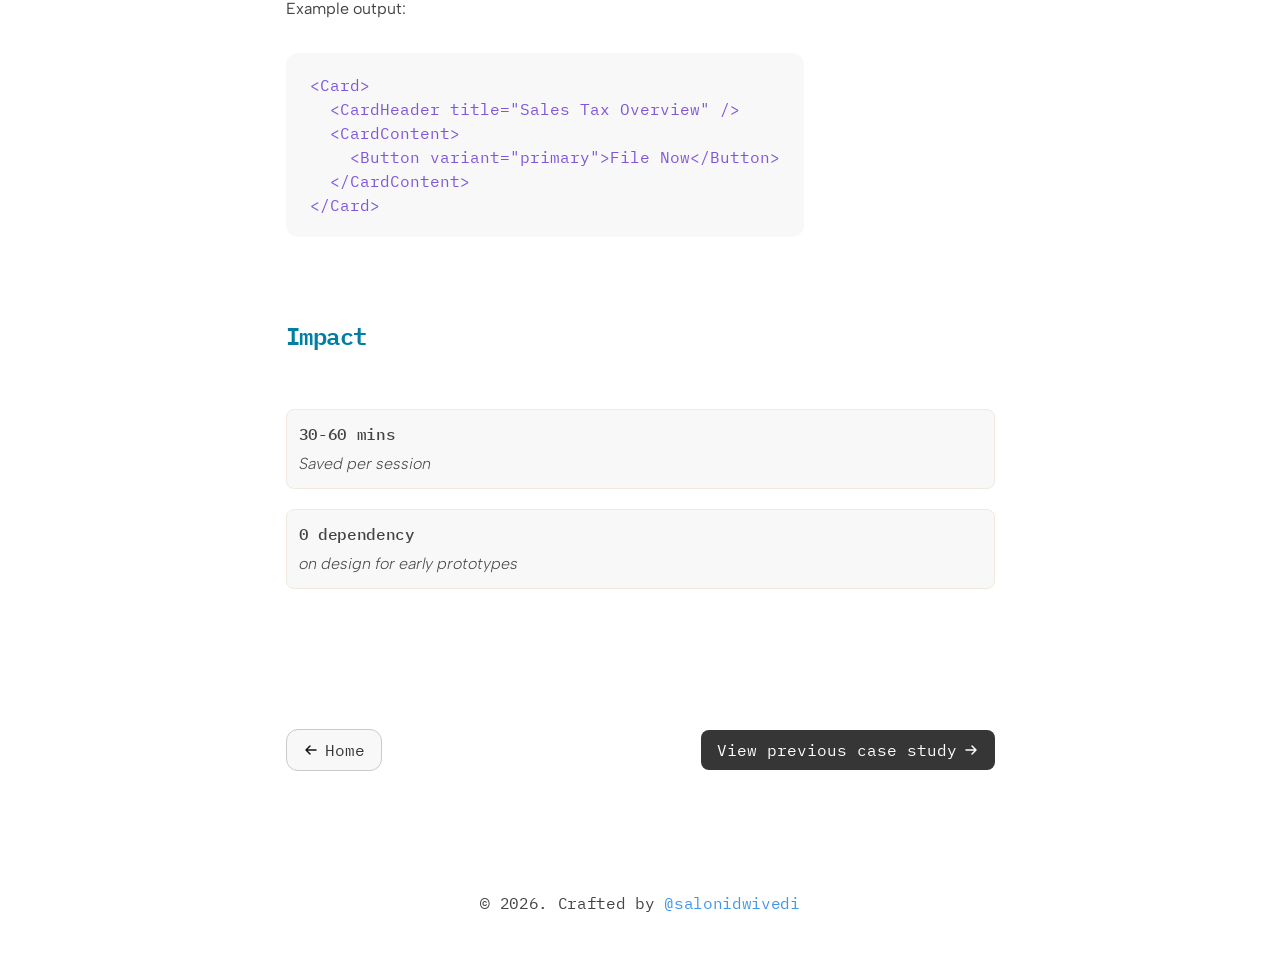
<file: Pages/design-system.html>
<!DOCTYPE html>
<html lang="en">
<head>
<meta charset="UTF-8" />
<meta name="viewport" content="width=device-width, initial-scale=1.0" />
<title>Pathfinder Design System — Saloni Dwivedi</title>
<link rel="preconnect" href="https://fonts.googleapis.com" />
<link rel="preconnect" href="https://fonts.gstatic.com" crossorigin />
<link href="https://fonts.googleapis.com/css2?family=IBM+Plex+Mono:wght@400;500;600&family=Albert+Sans:ital,wght@0,300;0,400;0,500;1,300&display=swap" rel="stylesheet" />
<link rel="stylesheet" href="../CSS/shared.css" />
<link rel="stylesheet" href="../CSS/case-study.css" />
</head>
<body data-page="work">

<nav>
  <a href="../index.html" data-nav-id="work">Work</a>
  <a href="play.html" data-nav-id="play">Play</a>
  <a href="about.html" data-nav-id="about">About</a>
</nav>

<div class="page-wrap">
  <div class="cs-container">

    <!-- HERO -->
    <div class="cs-hero-wrap">
      <!-- PLACEHOLDER: images/design-system/hero.png -->
      <img class="cs-hero-img" src="../images/design system/des-sys1.png" alt="Design system hero" loading="lazy" />

      <div class="cs-meta">
        <div class="cs-title-row">
          <span class="mono-r">Pathfinder:</span>
          <span class="mono-m" style="color:#007ea3">Making the Design System LLM ready</span>
        </div>
        <p class="cs-desc">Feeding our design system to Claude code and making our it accessible for everyone to build!</p>

        <div class="cs-info-row">
          <div class="cs-info-block">
            <span class="cs-info-label">Team</span>
            <span class="cs-info-value">Sam Suechting (Product Manager)<br>Me (Product designer)<br>Multiple engineers</span>
          </div>
          <div class="cs-info-block">
            <span class="cs-info-label">Timeline</span>
            <span class="cs-info-value">Aug 2025 - Jan 2026</span>
          </div>
        </div>
      </div>
    </div>

    <div class="divider" style="max-width:709px"></div>

    <div class="cs-body">

      <!-- OVERVIEW -->
      <div class="cs-section">
        <h2 class="section-heading" style="color:#007ea3">Overview</h2>

        <div class="cs-block">
          <h4>Context</h4>
          <p>By the end of January 2026, AI tools like Claude code, cursor and other AI agents became an integral part of Commenda. Everyone was trying their hands on ideating, prototyping, testing and then finally trying to ship things out on their own.</p>
        </div>

        <div class="cs-block">
          <h4>Target users for Agent App</h4>
          <div class="chip-grid">
            <div class="chip" style="color:#007ea3">Designers</div>
            <div class="chip" style="color:#007ea3">Non-designers (Engineers + Product team)</div>
          </div>
        </div>
      </div>

      <!-- PROBLEM -->
      <div class="cs-section">
        <h2 class="section-heading" style="color:#007ea3">Problem</h2>
        <p>Now that building has become accessible to all, design was becoming a blocker here. While prototyping, people were not able to use our design system components. Also, even if you give a handoff ready figma design to an LLM, it still hallucinates a lot.</p>
        <p>You describe a component, the AI builds it, it looks good. You describe another one, that looks good too. By the end of the session, you've got 15 components and a layout that feels professional. But what actually happened under the surface is that the AI made somewhere between 200 and 300 visual micro-decisions during that session.</p>
        <p>It also does not keep record of the past micro-decisions that it made to set the padding, spacing, typography etc. Eventually things start feeling off. And it becomes really a headache to fix it because on the surface level it kinda looks okayish but only a designer will tell you what's exactly off.</p>
        <p>So I took upon this project to make our design system scalable across AI agents, code and prototype. So that anyone can just pick up atoms, modules and all the pre-defined tokens and variables from the system directly and ship the feature.</p>
        <p>I took inspiration from <span style="color:#187bdb">Hardik Pandya</span>, and Intercom's design team</p>
      </div>

      <!-- EXISTING SYSTEM -->
      <div class="cs-section-wide-container">
        <div class="cs-section">
          <h2 class="section-heading" style="color:#007ea3">The existing system</h2>
        </div>
        <div class="cs-wide">
          <div class="image-slider" data-slider>
            <div class="image-slider-frame">
              <img src="../images/design system/1.png" alt="Design system overview" loading="lazy" data-slider-image />
              <img src="../images/design system/2.png" alt="Design system overview" loading="lazy" data-slider-image />
              <img src="../images/design system/3.png" alt="Design system overview" loading="lazy" data-slider-image />
              <img src="../images/design system/4.png" alt="Design system overview" loading="lazy" data-slider-image />
              <img src="../images/design system/5.png" alt="Design system overview" loading="lazy" data-slider-image />
              <img src="../images/design system/6.png" alt="Design system overview" loading="lazy" data-slider-image />
              <img src="../images/design system/7.png" alt="Design system overview" loading="lazy" data-slider-image />
              <img src="../images/design system/8.png" alt="Design system overview" loading="lazy" data-slider-image />
              <img src="../images/design system/9.png" alt="Design system overview" loading="lazy" data-slider-image />
              <img src="../images/design system/10.png" alt="Design system overview" loading="lazy" data-slider-image />
              <img src="../images/design system/11.png" alt="Design system overview" loading="lazy" data-slider-image />
              <img src="../images/design system/12.png" alt="Design system overview" loading="lazy" data-slider-image />
              <img src="../images/design system/13.png" alt="Design system overview" loading="lazy" data-slider-image />
              <img src="../images/design system/14.png" alt="Design system overview" loading="lazy" data-slider-image />
              <img src="../images/design system/15.png" alt="Design system overview" loading="lazy" data-slider-image />
            </div>
            <div class="page-nav">
              <button class="btn-back" type="button" data-slider-prev>
                <svg width="16" height="16" viewBox="0 0 16 16" fill="none"><path d="M13 8H3M3 8L7 4M3 8L7 12" stroke="#151515" stroke-width="1.5" stroke-linecap="round" stroke-linejoin="round"/></svg>
                Back
              </button>
              <span class="slide-count" data-slider-count>1 / 15</span>
              <button class="btn-next" type="button" data-slider-next>
                Next
                <svg width="16" height="16" viewBox="0 0 16 16" fill="none"><path d="M3 8H13M13 8L9 4M13 8L9 12" stroke="white" stroke-width="1.5" stroke-linecap="round" stroke-linejoin="round"/></svg>
              </button>
            </div>
          </div>
        </div>
      </div>

      <!-- STEP 1 -->
      <div class="cs-section">
        <h2 class="section-heading" style="color:#007ea3">1. Preparing the Design System</h2>
        <div class="contrib-list" style="width:100%">
          <div class="contrib-card"><h4 style="margin-bottom:0">Reduced redundancy (merged similar components)</h4></div>
          <div class="contrib-card"><h4 style="margin-bottom:0">Standardized naming (strict, predictable patterns)</h4></div>
          <div class="contrib-card"><h4 style="margin-bottom:0">Flattened structure (removed unnecessary nesting)</h4></div>
          <div class="contrib-card"><h4 style="margin-bottom:0">Removed unused/dead components</h4></div>
        </div>

        <!-- PLACEHOLDER: images/design-system/component-audit.png -->
        <img class="cs-img" style="aspect-ratio:711/331" src="../images/design system/case-1.png" alt="Component audit diagram" loading="lazy" />

        <div class="cs-block">
          <p>Earlier we had so many unnecessary states and variants for components like input fields, buttons, dropdowns etc. I sat down and brainstormed on how to optimize the variants to have the minimum amount of variants for each component.</p>

          <p style="margin-top:8px">Before:</p>
          <div class="code-block code-red">{
  "input_default": {},
  "input_destructive": {},
  "input_disabled": {}
}</div>

          <p style="margin-top:8px">After:</p>
          <div class="code-block code-purple">{
  "input": {
    "type": ["active", "destructive", "disabled"],
    "variant": ["filled", "placeholder"],
    "state": ["default", "hover", "focused"]
  }
}</div>
        </div>
      </div>

      <!-- STEP 2 -->
      <div class="cs-section">
        <h2 class="section-heading" style="color:#007ea3">2. Syncing with Code Library</h2>
        <p>I sat with our design engineer to audit and align Figma and code. The goals here were:</p>
        <div class="contrib-list" style="width:100%">
          <div class="contrib-card"><h4 style="margin-bottom:0">1:1 parity between design and code</h4></div>
          <div class="contrib-card"><h4 style="margin-bottom:0">No "design-only" or "code-only" components</h4></div>
        </div>
        <p>We removed mismatched components, updated props to reflect actual usage, and ensured all tokens mapped correctly.</p>

        <div class="code-block code-purple">&lt;Button variant="primary" size="md"&gt;
  Continue
&lt;/Button&gt;</div>
        <div style="display:flex;align-items:center;gap:8px">
          <span>Matched exactly with Figma:</span>
          <span style="background:#f6f6f6;padding:4px 8px;border-radius:8px">button / primary / md</span>
        </div>
      </div>

      <!-- STEP 3 -->
      <div class="cs-section">
        <h2 class="section-heading" style="color:#007ea3">3. Feeding Tokens to Claude Code</h2>
        <p>We exposed tokens and components to Claude Code via:</p>
        <div class="contrib-list" style="width:100%">
          <div class="contrib-card"><h4 style="margin-bottom:0">Figma MCP</h4></div>
          <div class="contrib-card"><h4 style="margin-bottom:0">Codebase (cursor access)</h4></div>
        </div>

        <p>Now, Claude could understand available components, compose UI using valid props, and avoid hallucinating styles.</p>

        <p style="margin-top:8px">Token structure:</p>
        <div class="code-block code-purple">{
  "color.primary": "#4F46E5",
  "spacing.md": "16px",
  "radius.sm": "6px"
}</div>

        <p style="margin-top:8px">Component definition (LLM-readable):</p>
        <div class="code-block code-purple">{
  "component": "button",
  "props": {
    "variant": ["primary", "secondary"],
    "size": ["sm", "md", "lg"]
  },
  "tokens": ["color", "spacing", "radius"]
}</div>
      </div>

      <!-- STEP 4 -->
      <div class="cs-section">
        <h2 class="section-heading" style="color:#007ea3">4. Auditing Components + Tokens</h2>
        <p>We tested with non-designers across teams, the product team, the the ops team, the customer success team.</p>
        <!-- PLACEHOLDER: images/design-system/testing-session.png -->
        <img class="cs-img" style="aspect-ratio:727/190" src="../images/design system/case-2.png" alt="Testing session screenshot" loading="lazy" />

        <p>Now, Claude could understand available components, compose UI using valid props, and avoid hallucinating styles.</p>
        <p style="margin-top:8px">Example output:</p>
        <div class="code-block code-purple">&lt;Card&gt;
  &lt;CardHeader title="Sales Tax Overview" /&gt;
  &lt;CardContent&gt;
    &lt;Button variant="primary"&gt;File Now&lt;/Button&gt;
  &lt;/CardContent&gt;
&lt;/Card&gt;</div>
      </div>

      <!-- IMPACT -->
      <div class="cs-section">
        <h2 class="section-heading" style="color:#007ea3">Impact</h2>
        <div class="impact-grid" style="width:100%">
          <div class="impact-card">
            <div class="stat-row"><span class="stat-num">30-60 mins</span></div>
            <p class="stat-desc">Saved per session</p>
          </div>
          <div class="impact-card">
            <div class="stat-row"><span class="stat-num">0 dependency</span></div>
            <p class="stat-desc">on design for early prototypes</p>
          </div>
        </div>
      </div>

      <!-- PAGE NAV -->
      <div class="page-nav" style="width:100%">
        <a href="../index.html" class="btn-back">
          <svg width="16" height="16" viewBox="0 0 16 16" fill="none"><path d="M13 8H3M3 8L7 4M3 8L7 12" stroke="#151515" stroke-width="1.5" stroke-linecap="round" stroke-linejoin="round"/></svg>
          Home
        </a>
        <a href="../Pages/forms.html" class="btn-next">
          View previous case study
          <svg width="16" height="16" viewBox="0 0 16 16" fill="none"><path d="M3 8H13M13 8L9 4M13 8L9 12" stroke="white" stroke-width="1.5" stroke-linecap="round" stroke-linejoin="round"/></svg>
        </a>
      </div>

    </div>
  </div>
</div>

<div class="footer">© 2026. Crafted by <a href="#">@salonidwivedi</a></div>

<script src="../JS/nav.js"></script>
<script src="../JS/slider.js"></script>
</body>
</html>
</file>
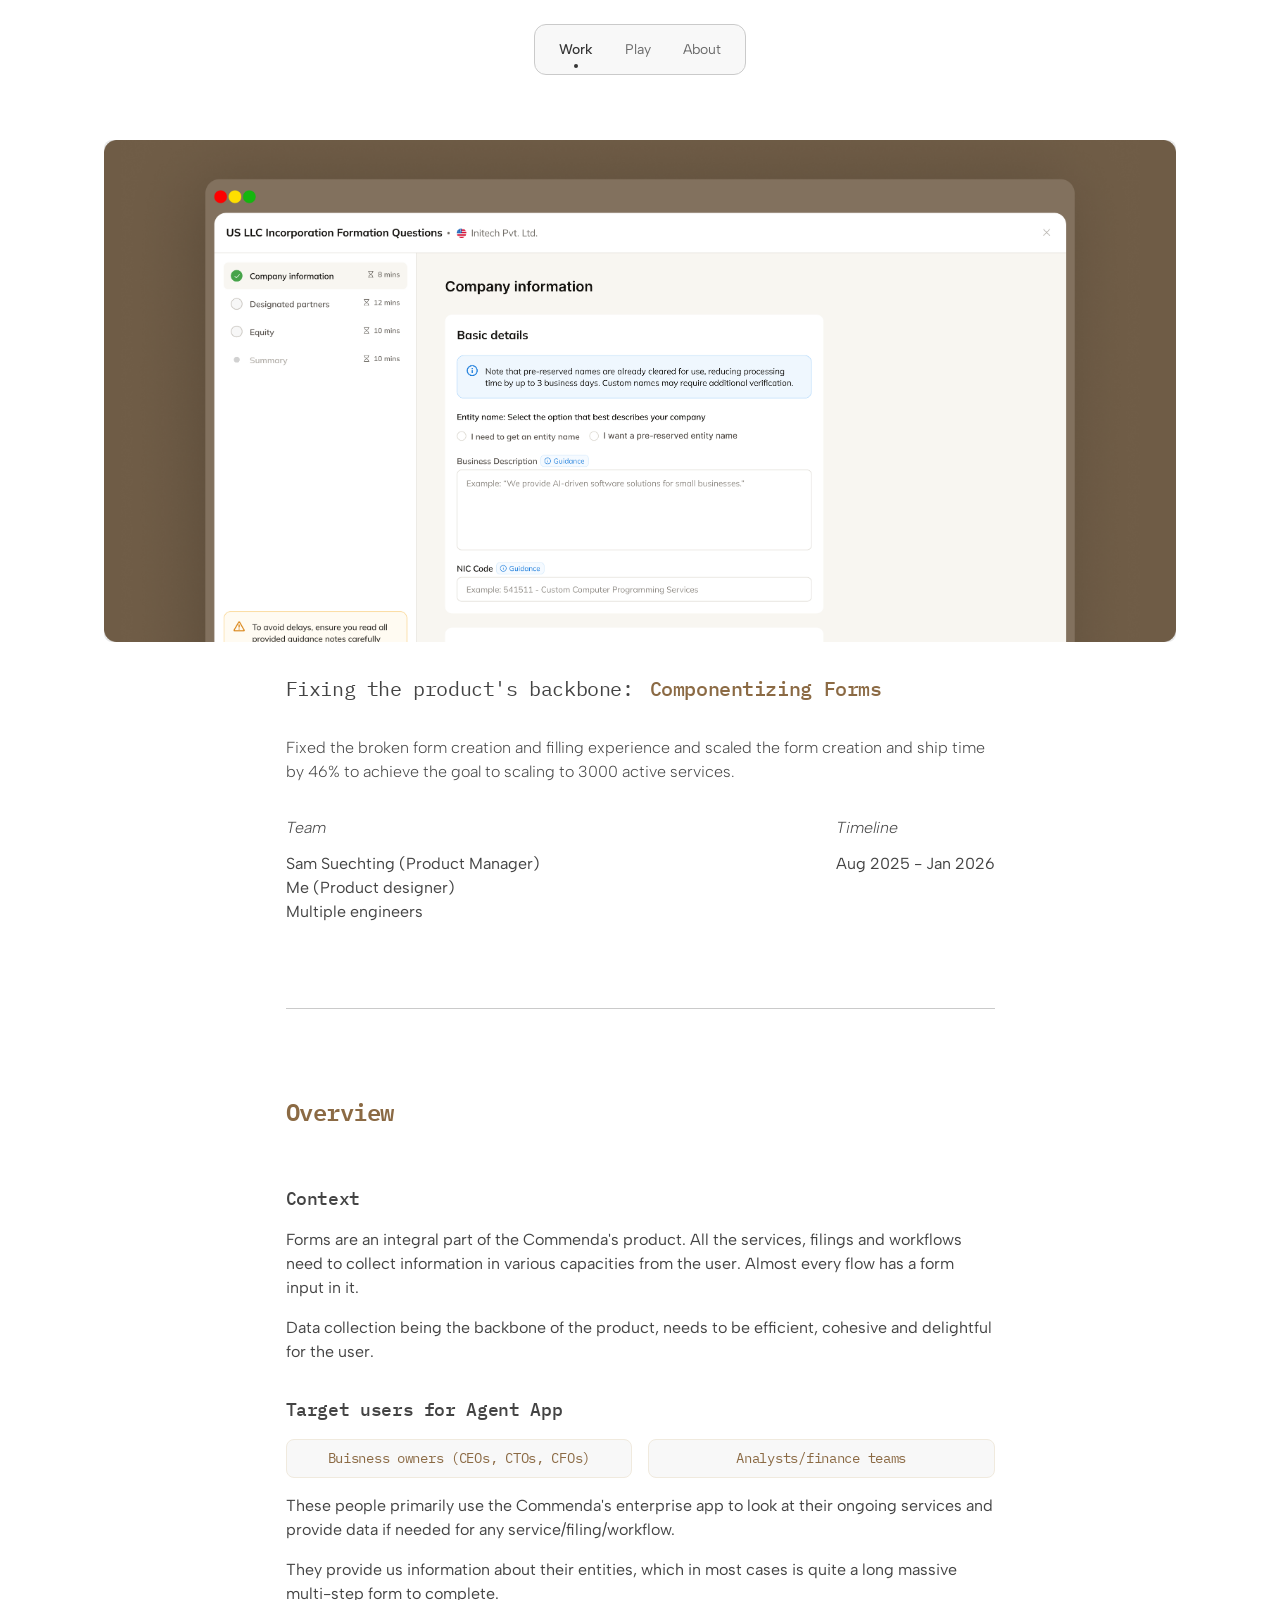
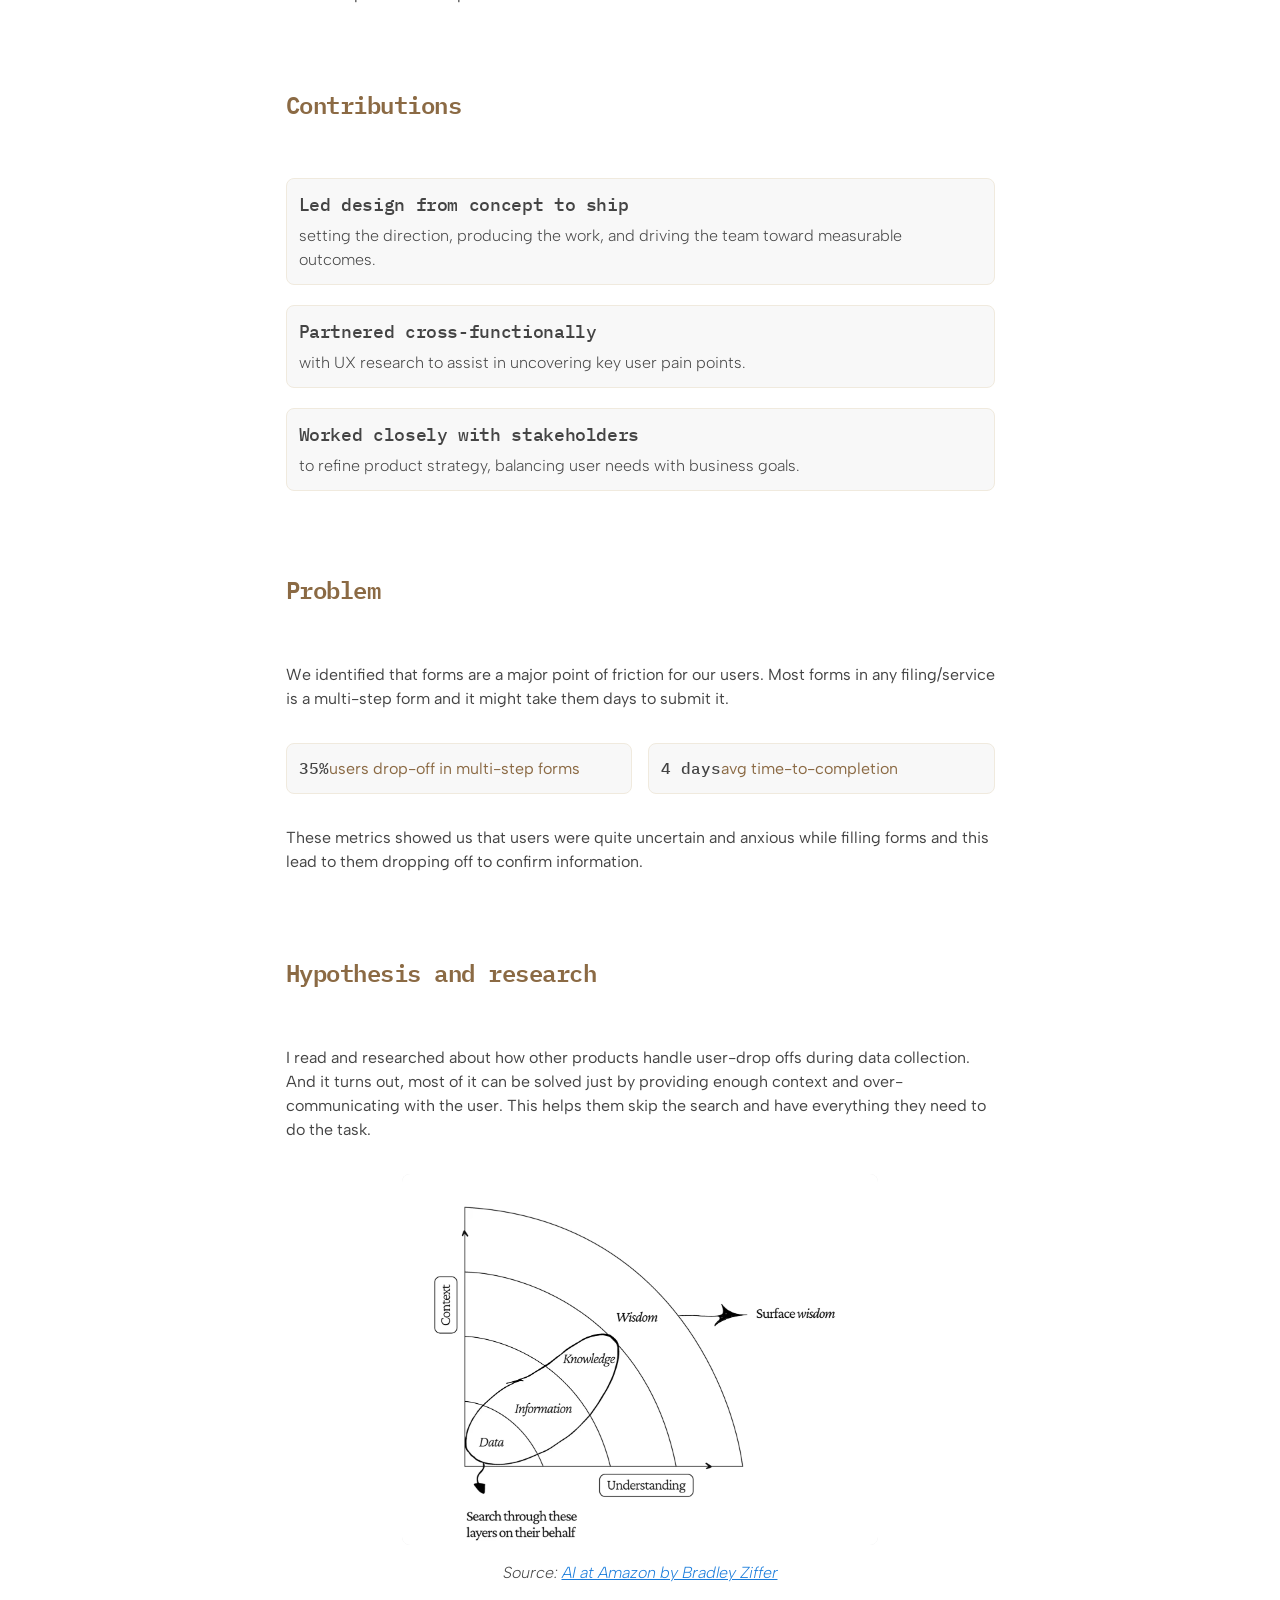
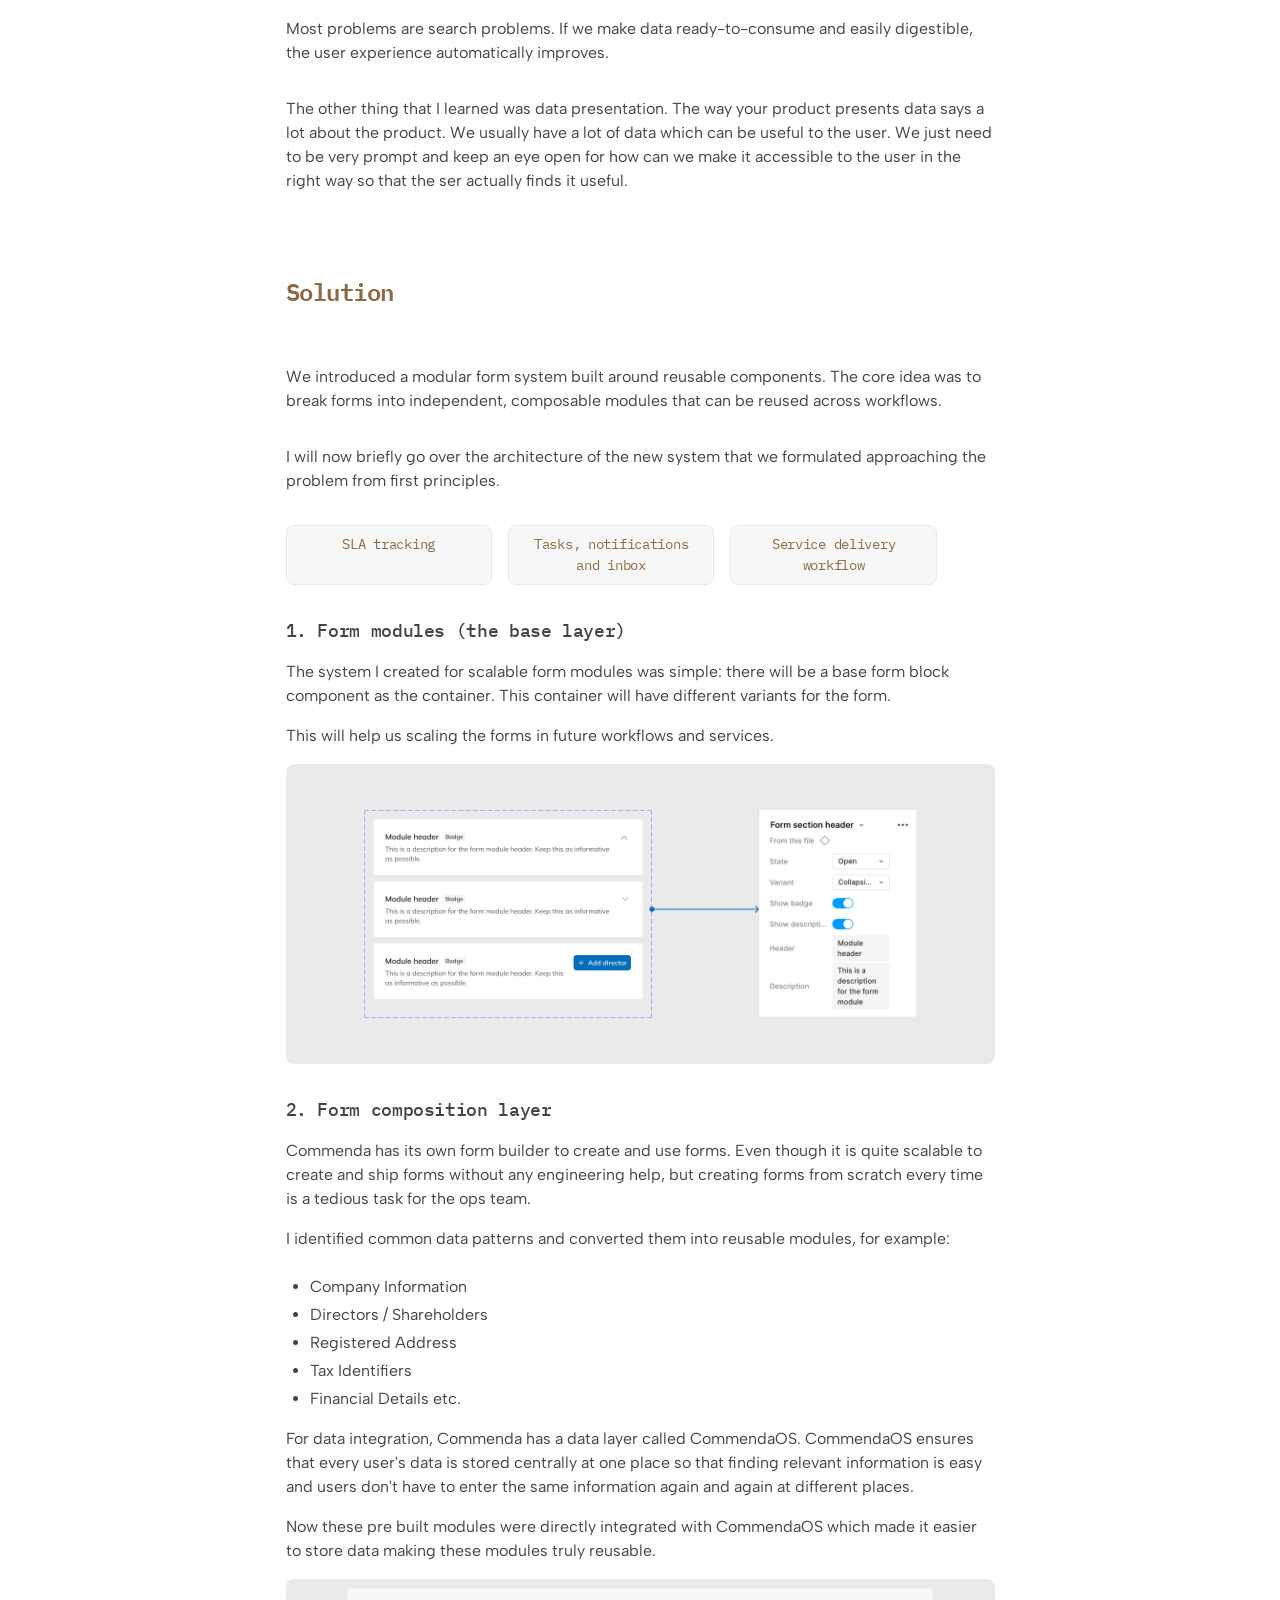
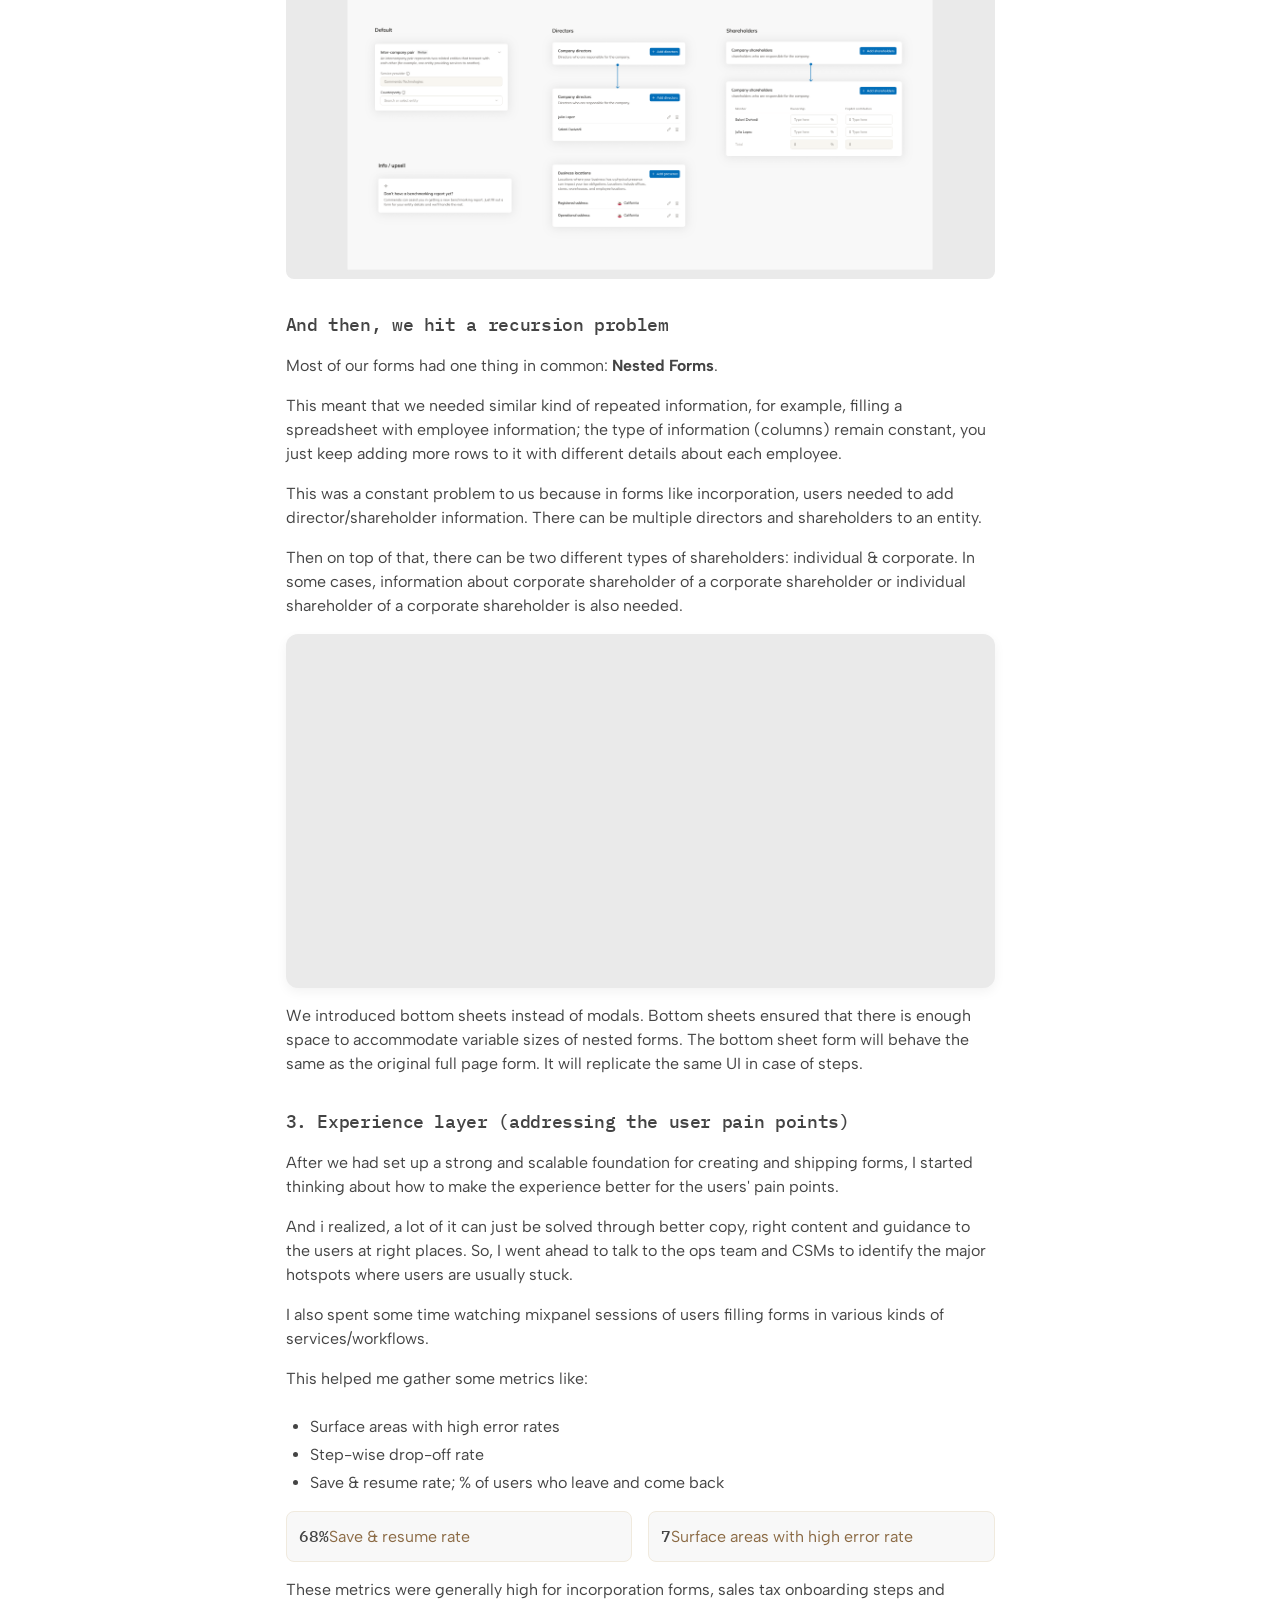
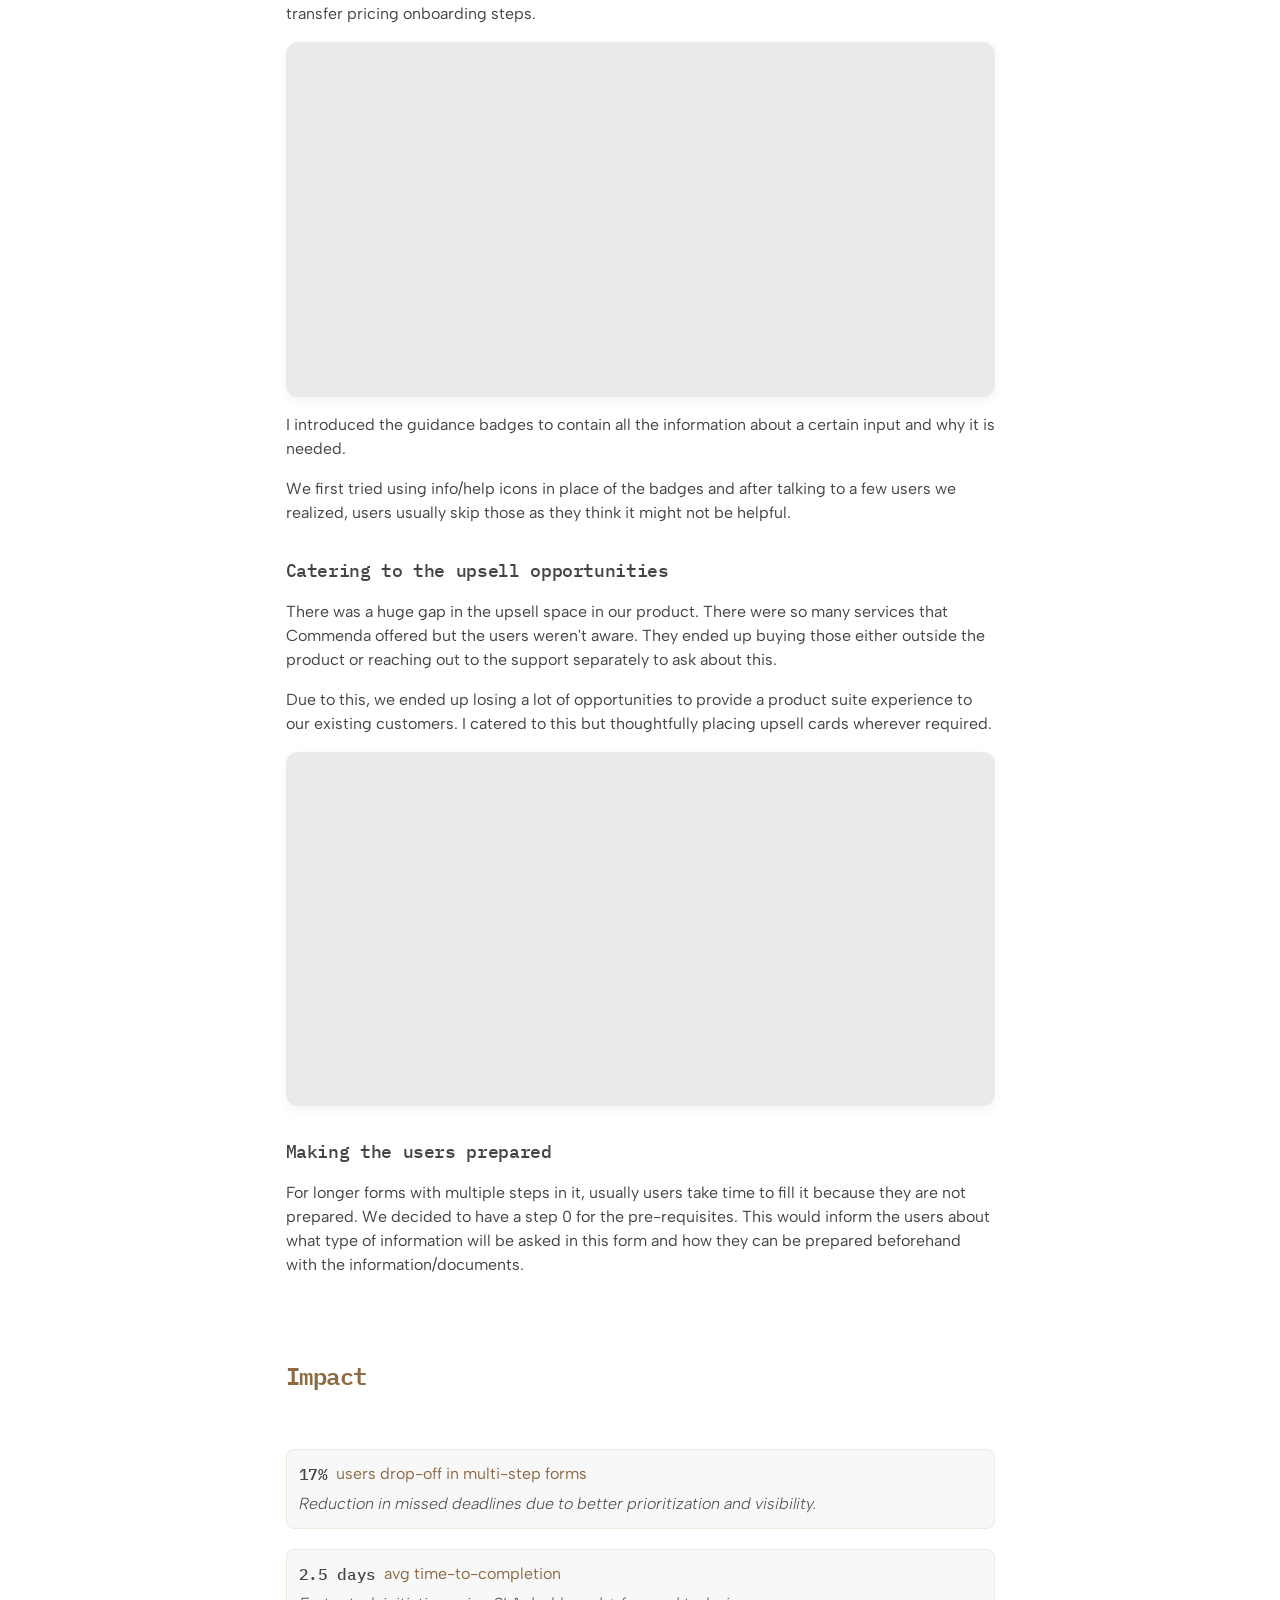
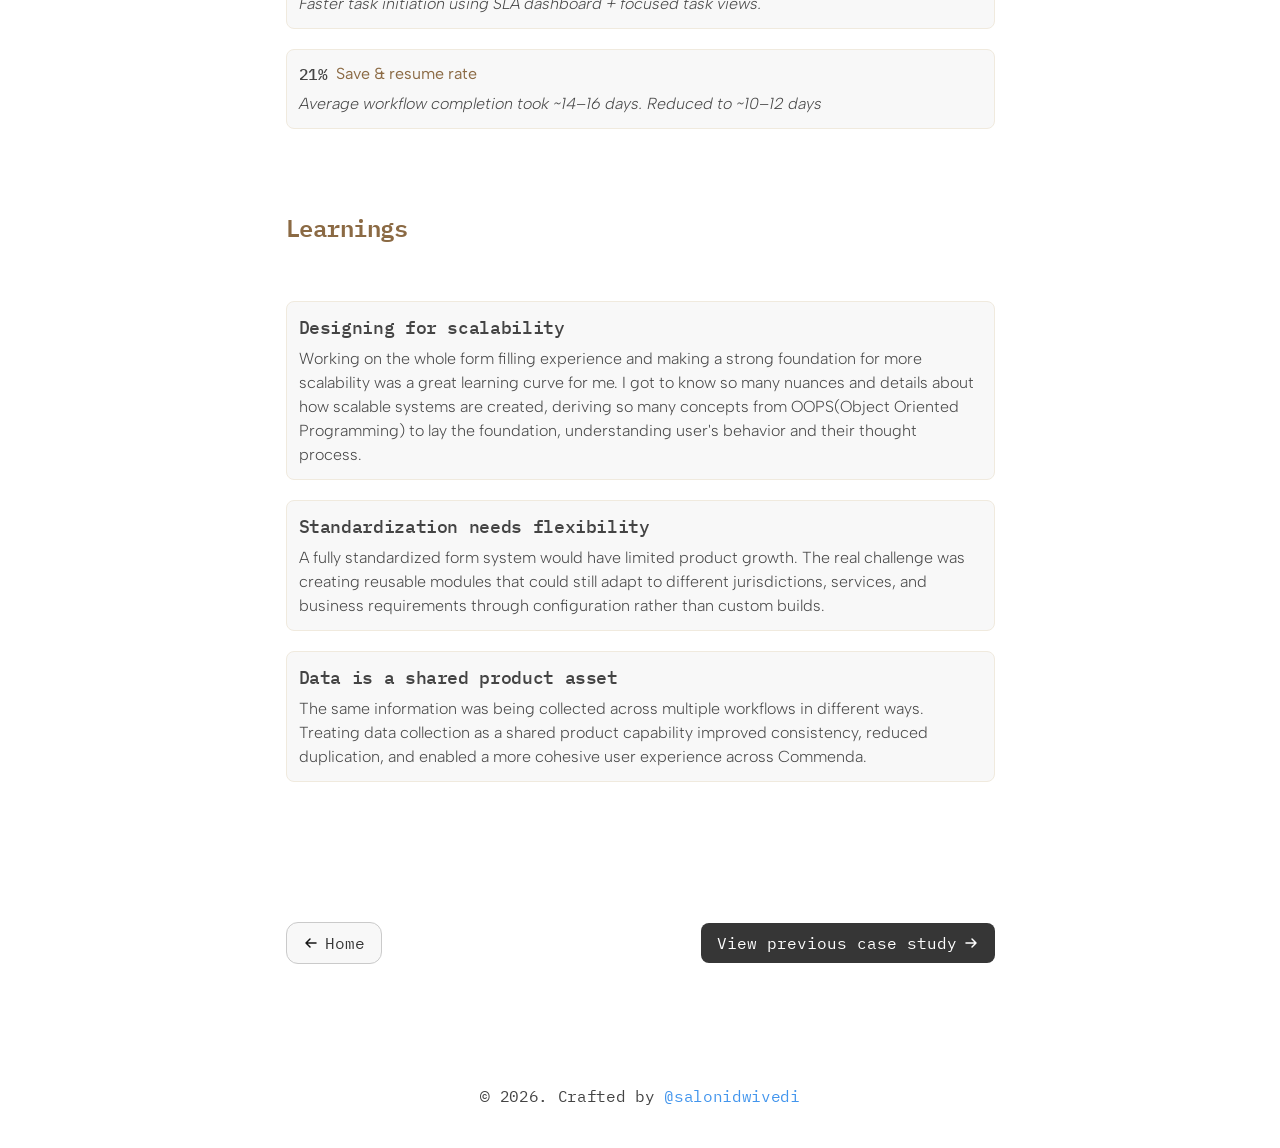
<file: Pages/forms.html>
<!DOCTYPE html>
<html lang="en">
<head>
<meta charset="UTF-8" />
<meta name="viewport" content="width=device-width, initial-scale=1.0" />
<title>Componentizing Forms — Saloni Dwivedi</title>
<link rel="preconnect" href="https://fonts.googleapis.com" />
<link rel="preconnect" href="https://fonts.gstatic.com" crossorigin />
<link href="https://fonts.googleapis.com/css2?family=IBM+Plex+Mono:wght@400;500;600&family=Albert+Sans:ital,wght@0,300;0,400;0,500;1,300&display=swap" rel="stylesheet" />
<link rel="stylesheet" href="../CSS/shared.css" />
<link rel="stylesheet" href="../CSS/case-study.css" />
</head>
<body data-page="work">

<nav>
  <a href="../index.html" data-nav-id="work">Work</a>
  <a href="play.html" data-nav-id="play">Play</a>
  <a href="about.html" data-nav-id="about">About</a>
</nav>

<div class="page-wrap">
  <div class="cs-container">

    <!-- HERO -->
    <div class="cs-hero-wrap">
      <!-- PLACEHOLDER: images/forms/hero.png -->
      <img class="cs-hero-img" style="aspect-ratio:1015/475" src="../images/Forms/comp-forms1.png" alt="Componentizing forms hero" loading="lazy" />

      <div class="cs-meta">
        <div class="cs-title-row">
          <span class="mono-r">Fixing the product's backbone:</span>
          <span class="mono-m" style="color:#8b6a44">Componentizing Forms</span>
        </div>
        <p class="cs-desc">Fixed the broken form creation and filling experience and scaled the form creation and ship time by 46% to achieve the goal to scaling to 3000 active services.</p>

        <div class="cs-info-row">
          <div class="cs-info-block">
            <span class="cs-info-label">Team</span>
            <span class="cs-info-value">Sam Suechting (Product Manager)<br>Me (Product designer)<br>Multiple engineers</span>
          </div>
          <div class="cs-info-block">
            <span class="cs-info-label">Timeline</span>
            <span class="cs-info-value">Aug 2025 - Jan 2026</span>
          </div>
        </div>
      </div>
    </div>

    <div class="divider" style="max-width:709px"></div>

    <div class="cs-body">

      <!-- OVERVIEW -->
      <div class="cs-section">
        <h2 class="section-heading" style="color:#8b6a44">Overview</h2>

        <div class="cs-block">
          <h4>Context</h4>
          <p>Forms are an integral part of the Commenda's product. All the services, filings and workflows need to collect information in various capacities from the user. Almost every flow has a form input in it.</p>
          <p>Data collection being the backbone of the product, needs to be efficient, cohesive and delightful for the user.</p>
        </div>

        <div class="cs-block">
          <h4>Target users for Agent App</h4>
          <div class="chip-grid">
            <div class="chip" style="color:#8b6a44">Buisness owners (CEOs, CTOs, CFOs)</div>
            <div class="chip" style="color:#8b6a44">Analysts/finance teams</div>
          </div>
          <p>These people primarily use the Commenda's enterprise app to look at their ongoing services and provide data if needed for any service/filing/workflow.</p>
          <p>They provide us information about their entities, which in most cases is quite a long massive multi-step form to complete.</p>
        </div>
      </div>

      <!-- CONTRIBUTIONS -->
      <div class="cs-section">
        <h2 class="section-heading" style="color:#8b6a44">Contributions</h2>
        <div class="contrib-list" style="width:100%">
          <div class="contrib-card">
            <h4>Led design from concept to ship</h4>
            <p class="light">setting the direction, producing the work, and driving the team toward measurable outcomes.</p>
          </div>
          <div class="contrib-card">
            <h4>Partnered cross-functionally</h4>
            <p class="light">with UX research to assist in uncovering key user pain points.</p>
          </div>
          <div class="contrib-card">
            <h4>Worked closely with stakeholders</h4>
            <p class="light">to refine product strategy, balancing user needs with business goals.</p>
          </div>
        </div>
      </div>

      <!-- PROBLEM -->
      <div class="cs-section">
        <h2 class="section-heading" style="color:#8b6a44">Problem</h2>
        <p>We identified that forms are a major point of friction for our users. Most forms in any filing/service is a multi-step form and it might take them days to submit it.</p>
        <div class="chip-grid" style="width:100%">
          <div class="card" style="flex:1">
            <div class="stat-row"><span class="stat-num mono-m">35%</span><span style="color:#8b6a44">users drop-off in multi-step forms</span></div>
          </div>
          <div class="card" style="flex:1">
            <div class="stat-row"><span class="stat-num mono-m">4 days</span><span style="color:#8b6a44">avg time-to-completion</span></div>
          </div>
        </div>
        <p>These metrics showed us that users were quite uncertain and anxious while filling forms and this lead to them dropping off to confirm information.</p>
        <!-- <div class="video-placeholder">[Video]</div> -->
      </div>

      <!-- HYPOTHESIS -->
      <div class="cs-section">
        <h2 class="section-heading" style="color:#8b6a44">Hypothesis and research</h2>
        <p>I read and researched about how other products handle user-drop offs during data collection. And it turns out, most of it can be solved just by providing enough context and over-communicating with the user. This helps them skip the search and have everything they need to do the task.</p>

        <div style="width:100%;display:flex;flex-direction:column;align-items:center;gap:16px">
          <!-- PLACEHOLDER: images/forms/research-diagram.png -->
          <img class="cs-img" style="max-width:476px;aspect-ratio:476/371" src="../images/Forms/hypothesis.png" alt="Research diagram" loading="lazy" />
          <p class="img-caption">Source: <a href="https://arc.net/l/quote/ehcjbupj" target="_blank">AI at Amazon by Bradley Ziffer</a></p>
        </div>

        <p>Most problems are search problems. If we make data ready-to-consume and easily digestible, the user experience automatically improves.</p>
        <p>The other thing that I learned was data presentation. The way your product presents data says a lot about the product. We usually have a lot of data which can be useful to the user. We just need to be very prompt and keep an eye open for how can we make it accessible to the user in the right way so that the ser actually finds it useful.</p>
      </div>

      <!-- SOLUTION -->
      <div class="cs-section">
        <h2 class="section-heading" style="color:#8b6a44">Solution</h2>
        <p>We introduced a modular form system built around reusable components. The core idea was to break forms into independent, composable modules that can be reused across workflows.</p>
        <p>I will now briefly go over the architecture of the new system that we formulated approaching the problem from first principles.</p>
        <div class="chip-grid">
          <div class="chip" style="color:#8b6a44">SLA tracking</div>
          <div class="chip" style="color:#8b6a44">Tasks, notifications and inbox</div>
          <div class="chip" style="color:#8b6a44">Service delivery workflow</div>
        </div>

        <div class="cs-block">
          <h4>1. Form modules (the base layer)</h4>
          <p>The system I created for scalable form modules was simple: there will be a base form block component as the container. This container will have different variants for the form.</p>
          <p>This will help us scaling the forms in future workflows and services.</p>
          <!-- <video class="cs-video" src="../images/forms/form modules.png" autoplay muted loop playsinline></video> -->
          <img class="cs-img" style="aspect-ratio:1023/433" src="../images/Forms/form modules.png" alt="SLA tracking designs" loading="lazy" />

        </div>

        <div class="cs-block">
          <h4>2. Form composition layer</h4>
          <p>Commenda has its own form builder to create and use forms. Even though it is quite scalable to create and ship forms without any engineering help, but creating forms from scratch every time is a tedious task for the ops team.</p>
          <p>I identified common data patterns and converted them into reusable modules, for example:</p>
          <ul>
            <li>Company Information</li>
            <li>Directors / Shareholders</li>
            <li>Registered Address</li>
            <li>Tax Identifiers</li>
            <li>Financial Details etc.</li>
          </ul>
          <p>For data integration, Commenda has a data layer called CommendaOS. CommendaOS ensures that every user's data is stored centrally at one place so that finding relevant information is easy and users don't have to enter the same information again and again at different places.</p>
          <p>Now these pre built modules were directly integrated with CommendaOS which made it easier to store data making these modules truly reusable.</p>
          <!-- <video class="cs-video" src="../images/forms/form composition.png" autoplay muted loop playsinline></video> -->
          <img class="cs-img" style="aspect-ratio:1023/433" src="../images/Forms/form composition.png" alt="SLA tracking designs" loading="lazy" />
        </div>

        <div class="cs-block">
          <h4>And then, we hit a recursion problem</h4>
          <p>Most of our forms had one thing in common: <strong>Nested Forms</strong>.</p>
          <p>This meant that we needed similar kind of repeated information, for example, filling a spreadsheet with employee information; the type of information (columns) remain constant, you just keep adding more rows to it with different details about each employee.</p>
          <p>This was a constant problem to us because in forms like incorporation, users needed to add director/shareholder information. There can be multiple directors and shareholders to an entity.</p>
          <p>Then on top of that, there can be two different types of shareholders: individual &amp; corporate. In some cases, information about corporate shareholder of a corporate shareholder or individual shareholder of a corporate shareholder is also needed.</p>
          <video class="cs-video" src="../images/Forms/videos/3.mp4" autoplay muted loop playsinline></video>
          <p>We introduced bottom sheets instead of modals. Bottom sheets ensured that there is enough space to accommodate variable sizes of nested forms. The bottom sheet form will behave the same as the original full page form. It will replicate the same UI in case of steps.</p>
        </div>

        <div class="cs-block">
          <h4>3. Experience layer (addressing the user pain points)</h4>
          <p>After we had set up a strong and scalable foundation for creating and shipping forms, I started thinking about how to make the experience better for the users' pain points.</p>
          <p>And i realized, a lot of it can just be solved through better copy, right content and guidance to the users at right places. So, I went ahead to talk to the ops team and CSMs to identify the major hotspots where users are usually stuck.</p>
          <p>I also spent some time watching mixpanel sessions of users filling forms in various kinds of services/workflows.</p>
          <p>This helped me gather some metrics like:</p>
          <ul>
            <li>Surface areas with high error rates</li>
            <li>Step-wise drop-off rate</li>
            <li>Save &amp; resume rate; % of users who leave and come back</li>
          </ul>

          <div class="chip-grid" style="width:100%">
            <div class="card" style="flex:1">
              <div class="stat-row"><span class="stat-num mono-m">68%</span><span style="color:#8b6a44">Save &amp; resume rate</span></div>
            </div>
            <div class="card" style="flex:1">
              <div class="stat-row"><span class="stat-num mono-m">7</span><span style="color:#8b6a44">Surface areas with high error rate</span></div>
            </div>
          </div>
          <p>These metrics were generally high for incorporation forms, sales tax onboarding steps and transfer pricing onboarding steps.</p>
          <video class="cs-video" src="../images/Forms/comp-forms4.png" autoplay muted loop playsinline></video>

          <p>I introduced the guidance badges to contain all the information about a certain input and why it is needed.</p>
          <p>We first tried using info/help icons in place of the badges and after talking to a few users we realized, users usually skip those as they think it might not be helpful.</p>
        </div>

        <div class="cs-block">
          <h4>Catering to the upsell opportunities</h4>
          <p>There was a huge gap in the upsell space in our product. There were so many services that Commenda offered but the users weren't aware. They ended up buying those either outside the product or reaching out to the support separately to ask about this.</p>
          <p>Due to this, we ended up losing a lot of opportunities to provide a product suite experience to our existing customers. I catered to this but thoughtfully placing upsell cards wherever required.</p>
          <video class="cs-video" src="../images/Forms/videos/5.mp4" autoplay muted loop playsinline></video>
        </div>

        <div class="cs-block">
          <h4>Making the users prepared</h4>
          <p>For longer forms with multiple steps in it, usually users take time to fill it because they are not prepared. We decided to have a step 0 for the pre-requisites. This would inform the users about what type of information will be asked in this form and how they can be prepared beforehand with the information/documents.</p>
        </div>
      </div>

      <!-- IMPACT -->
      <div class="cs-section">
        <h2 class="section-heading" style="color:#8b6a44">Impact</h2>
        <div class="impact-grid" style="width:100%">
          <div class="impact-card">
            <div class="stat-row"><span class="stat-num">17%</span><span class="stat-label" style="color:#8b6a44">users drop-off in multi-step forms</span></div>
            <p class="stat-desc">Reduction in missed deadlines due to better prioritization and visibility.</p>
          </div>
          <div class="impact-card">
            <div class="stat-row"><span class="stat-num">2.5 days</span><span class="stat-label" style="color:#8b6a44">avg time-to-completion</span></div>
            <p class="stat-desc">Faster task initiation using SLA dashboard + focused task views.</p>
          </div>
          <div class="impact-card">
            <div class="stat-row"><span class="stat-num">21%</span><span class="stat-label" style="color:#8b6a44">Save &amp; resume rate</span></div>
            <p class="stat-desc">Average workflow completion took ~14–16 days. Reduced to ~10–12 days</p>
          </div>
        </div>
      </div>

      <!-- LEARNINGS -->
      <div class="cs-section">
        <h2 class="section-heading" style="color:#8b6a44">Learnings</h2>
        <div class="learning-list" style="width:100%">
          <div class="learning-card">
            <h4>Designing for scalability</h4>
            <p class="light">Working on the whole form filling experience and making a strong foundation for more scalability was a great learning curve for me. I got to know so many nuances and details about how scalable systems are created, deriving so many concepts from OOPS(Object Oriented Programming) to lay the foundation, understanding user's behavior and their thought process.</p>
          </div>
          <div class="learning-card">
            <h4>Standardization needs flexibility</h4>
            <p class="light">A fully standardized form system would have limited product growth. The real challenge was creating reusable modules that could still adapt to different jurisdictions, services, and business requirements through configuration rather than custom builds.</p>
          </div>
          <div class="learning-card">
            <h4>Data is a shared product asset</h4>
            <p class="light">The same information was being collected across multiple workflows in different ways. Treating data collection as a shared product capability improved consistency, reduced duplication, and enabled a more cohesive user experience across Commenda.</p>
          </div>
        </div>
      </div>

      <!-- PAGE NAV -->
      <div class="page-nav" style="width:100%">
        <a href="../index.html" class="btn-back">
          <svg width="16" height="16" viewBox="0 0 16 16" fill="none"><path d="M13 8H3M3 8L7 4M3 8L7 12" stroke="#151515" stroke-width="1.5" stroke-linecap="round" stroke-linejoin="round"/></svg>
          Home
        </a>
        <a href="service-delivery.html" class="btn-next">
          View previous case study
          <svg width="16" height="16" viewBox="0 0 16 16" fill="none"><path d="M3 8H13M13 8L9 4M13 8L9 12" stroke="white" stroke-width="1.5" stroke-linecap="round" stroke-linejoin="round"/></svg>
        </a>
      </div>

    </div>
  </div>
</div>

<div class="footer">© 2026. Crafted by <a href="#">@salonidwivedi</a></div>

<script src="../JS/nav.js"></script>
</body>
</html>
</file>
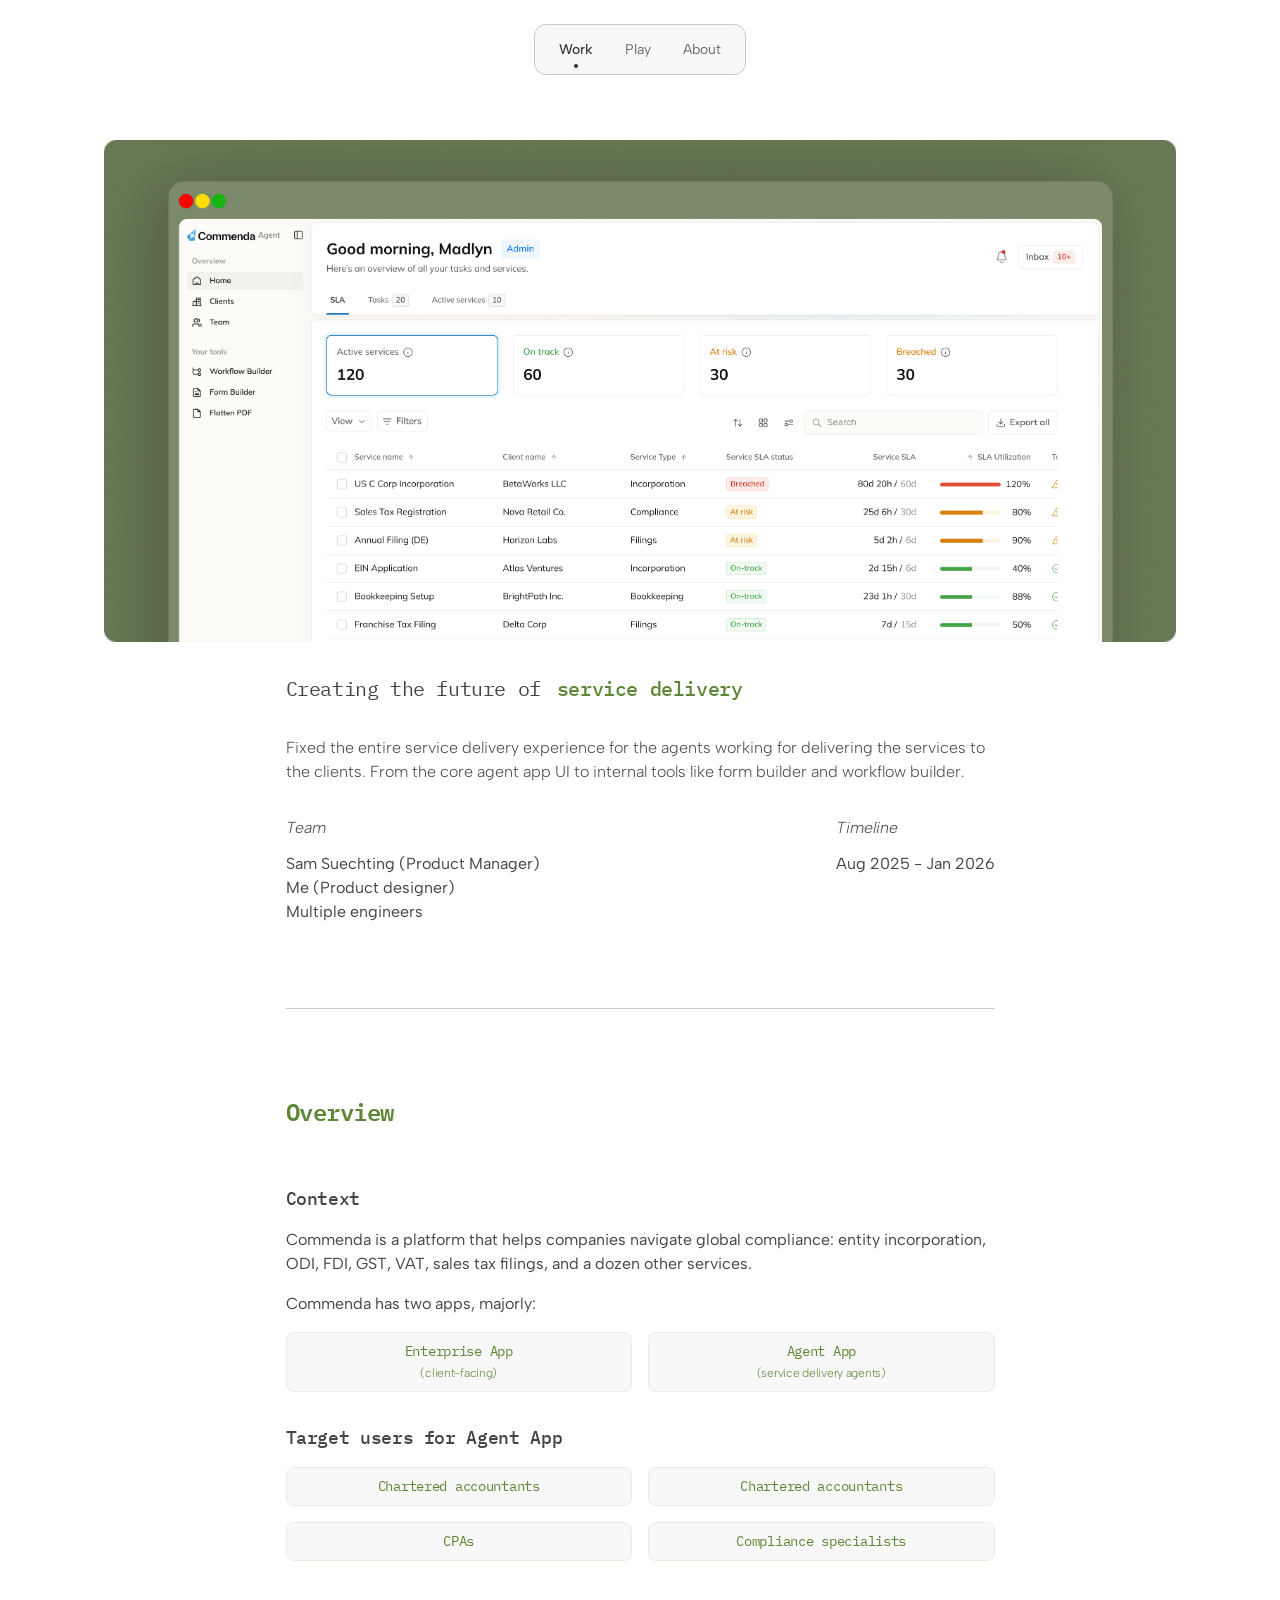
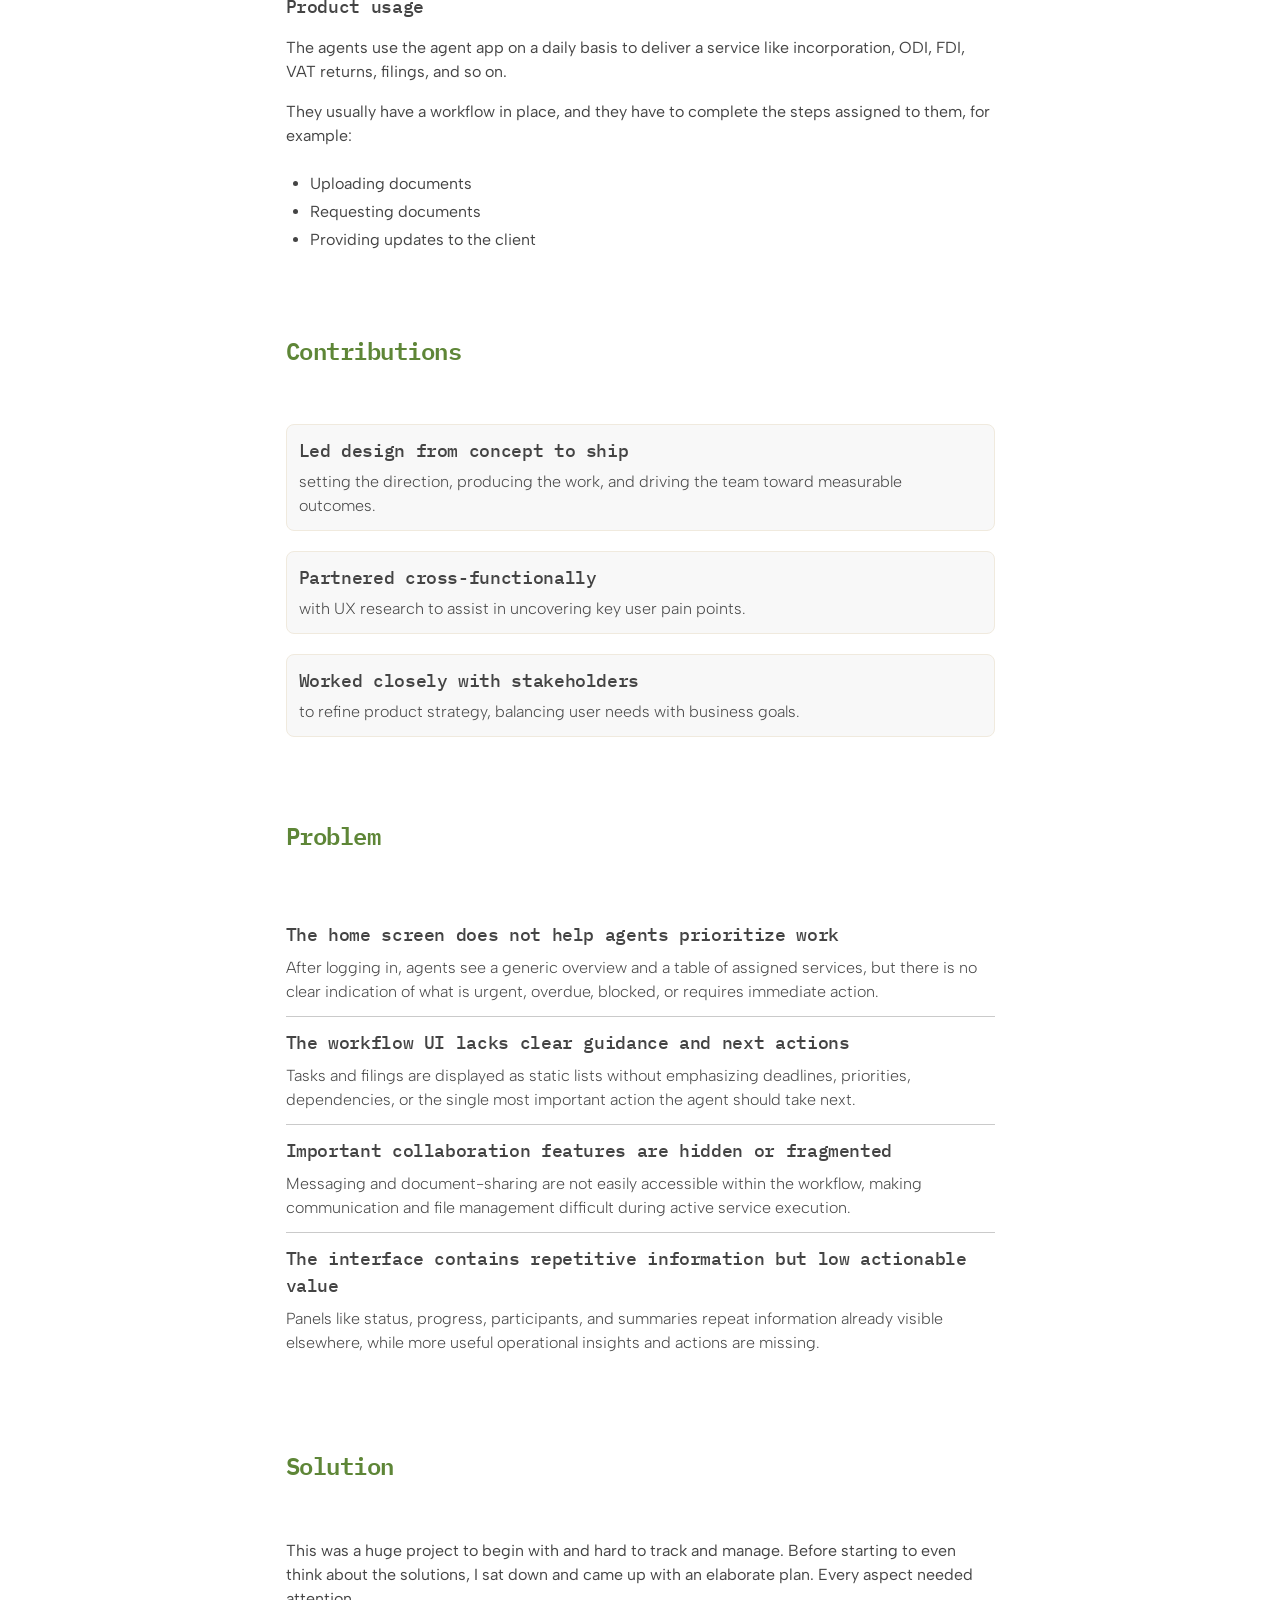
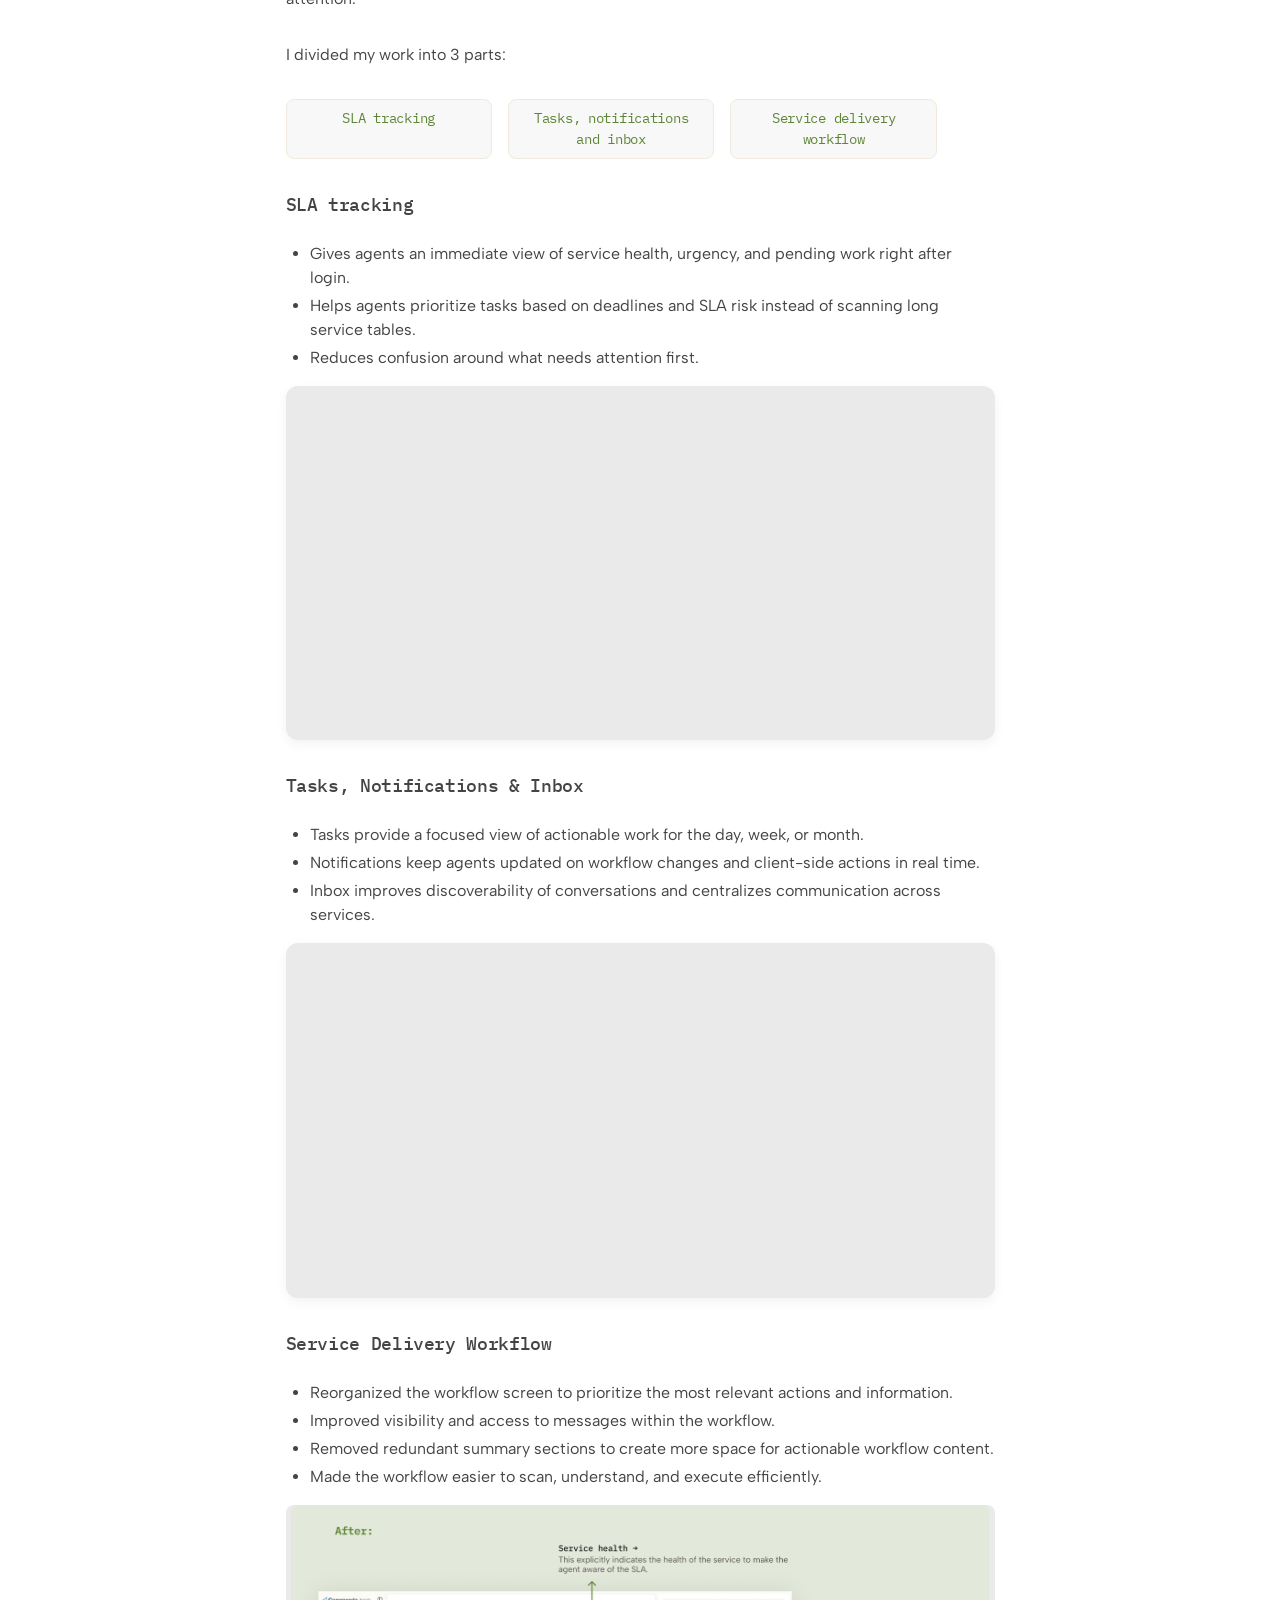
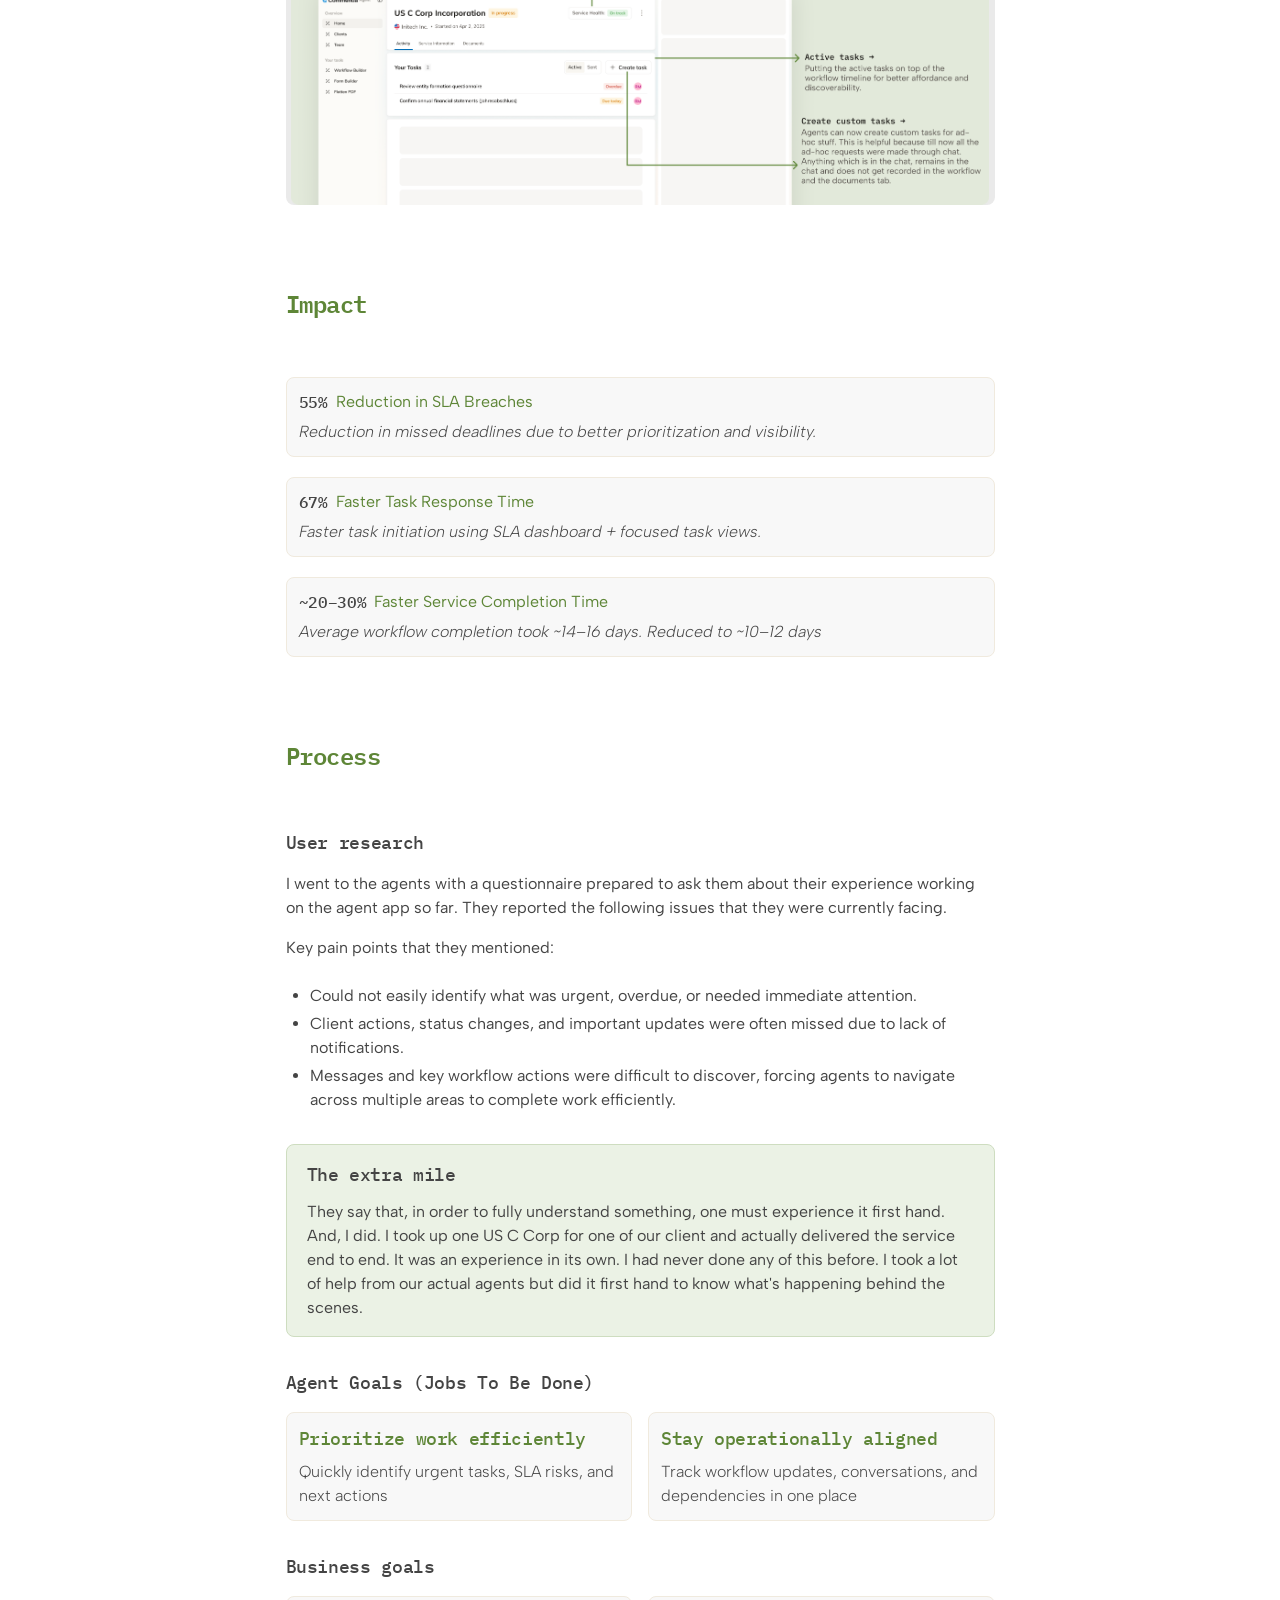
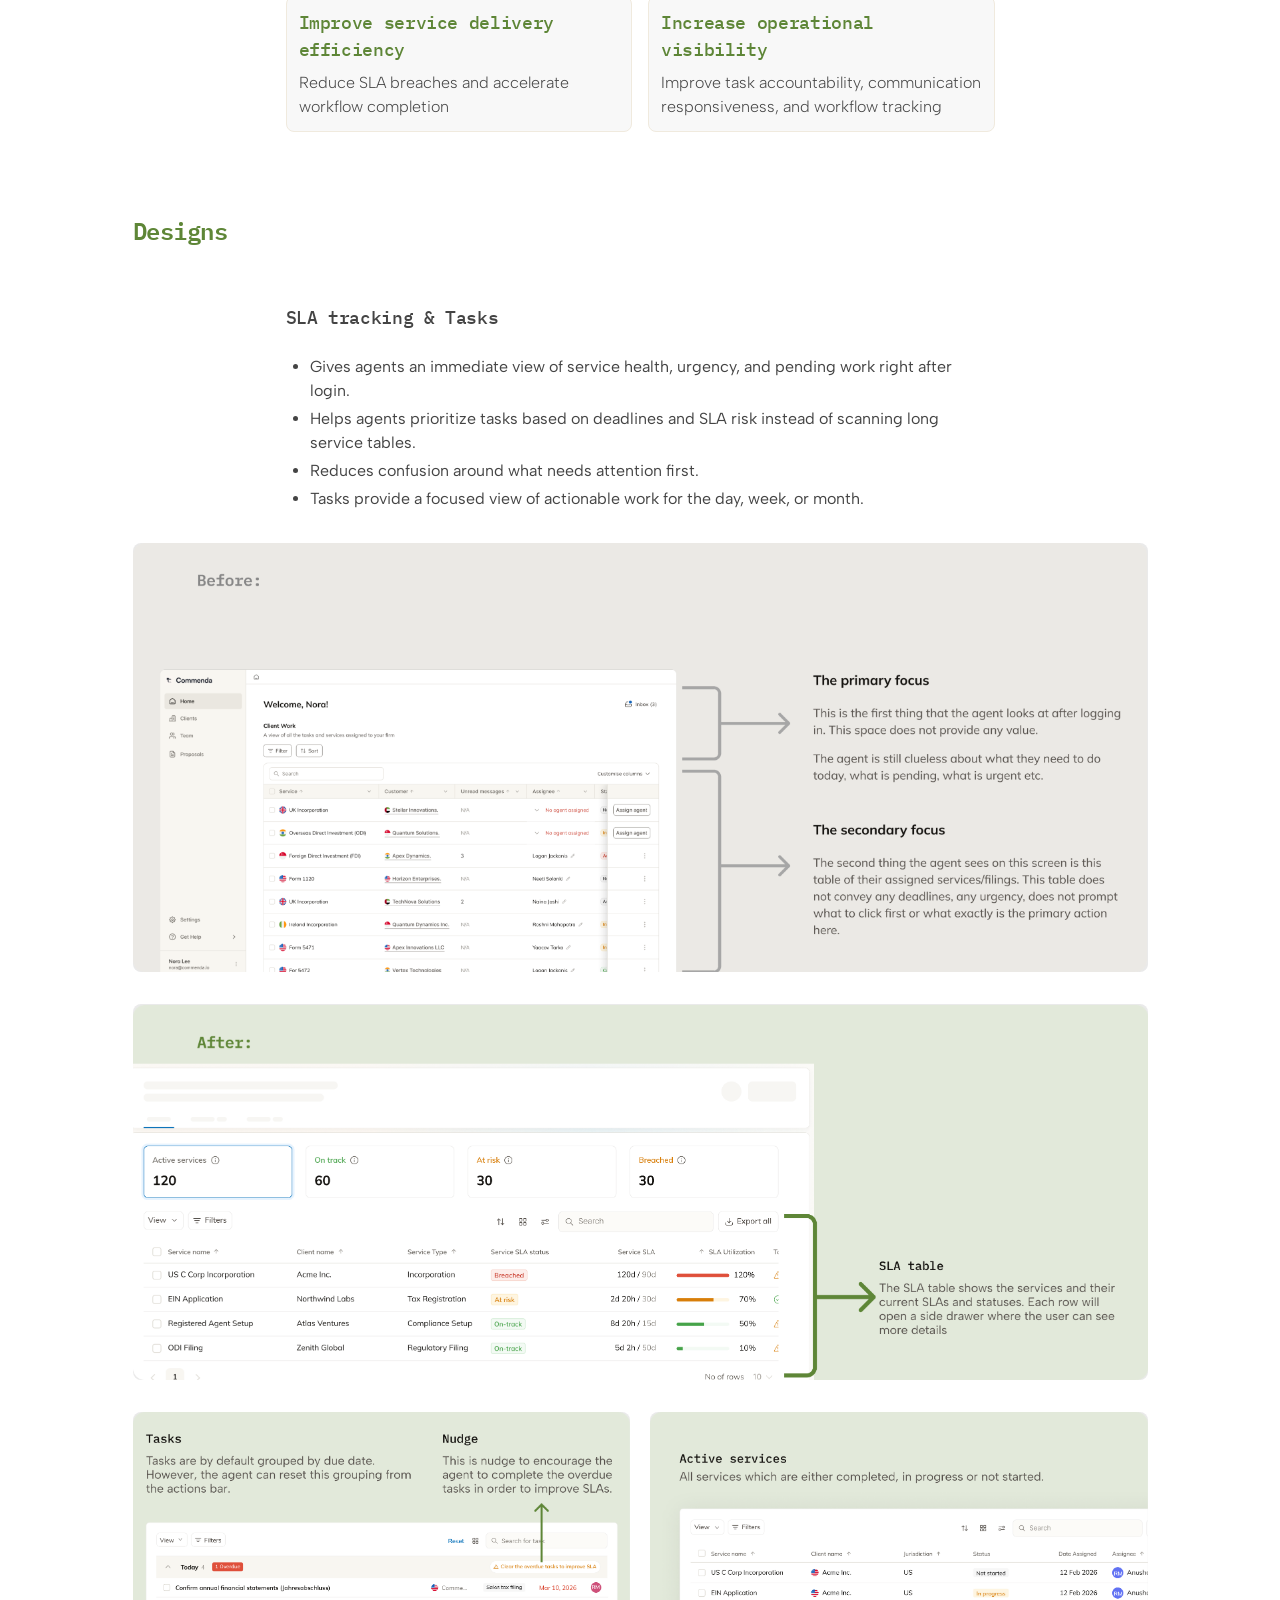
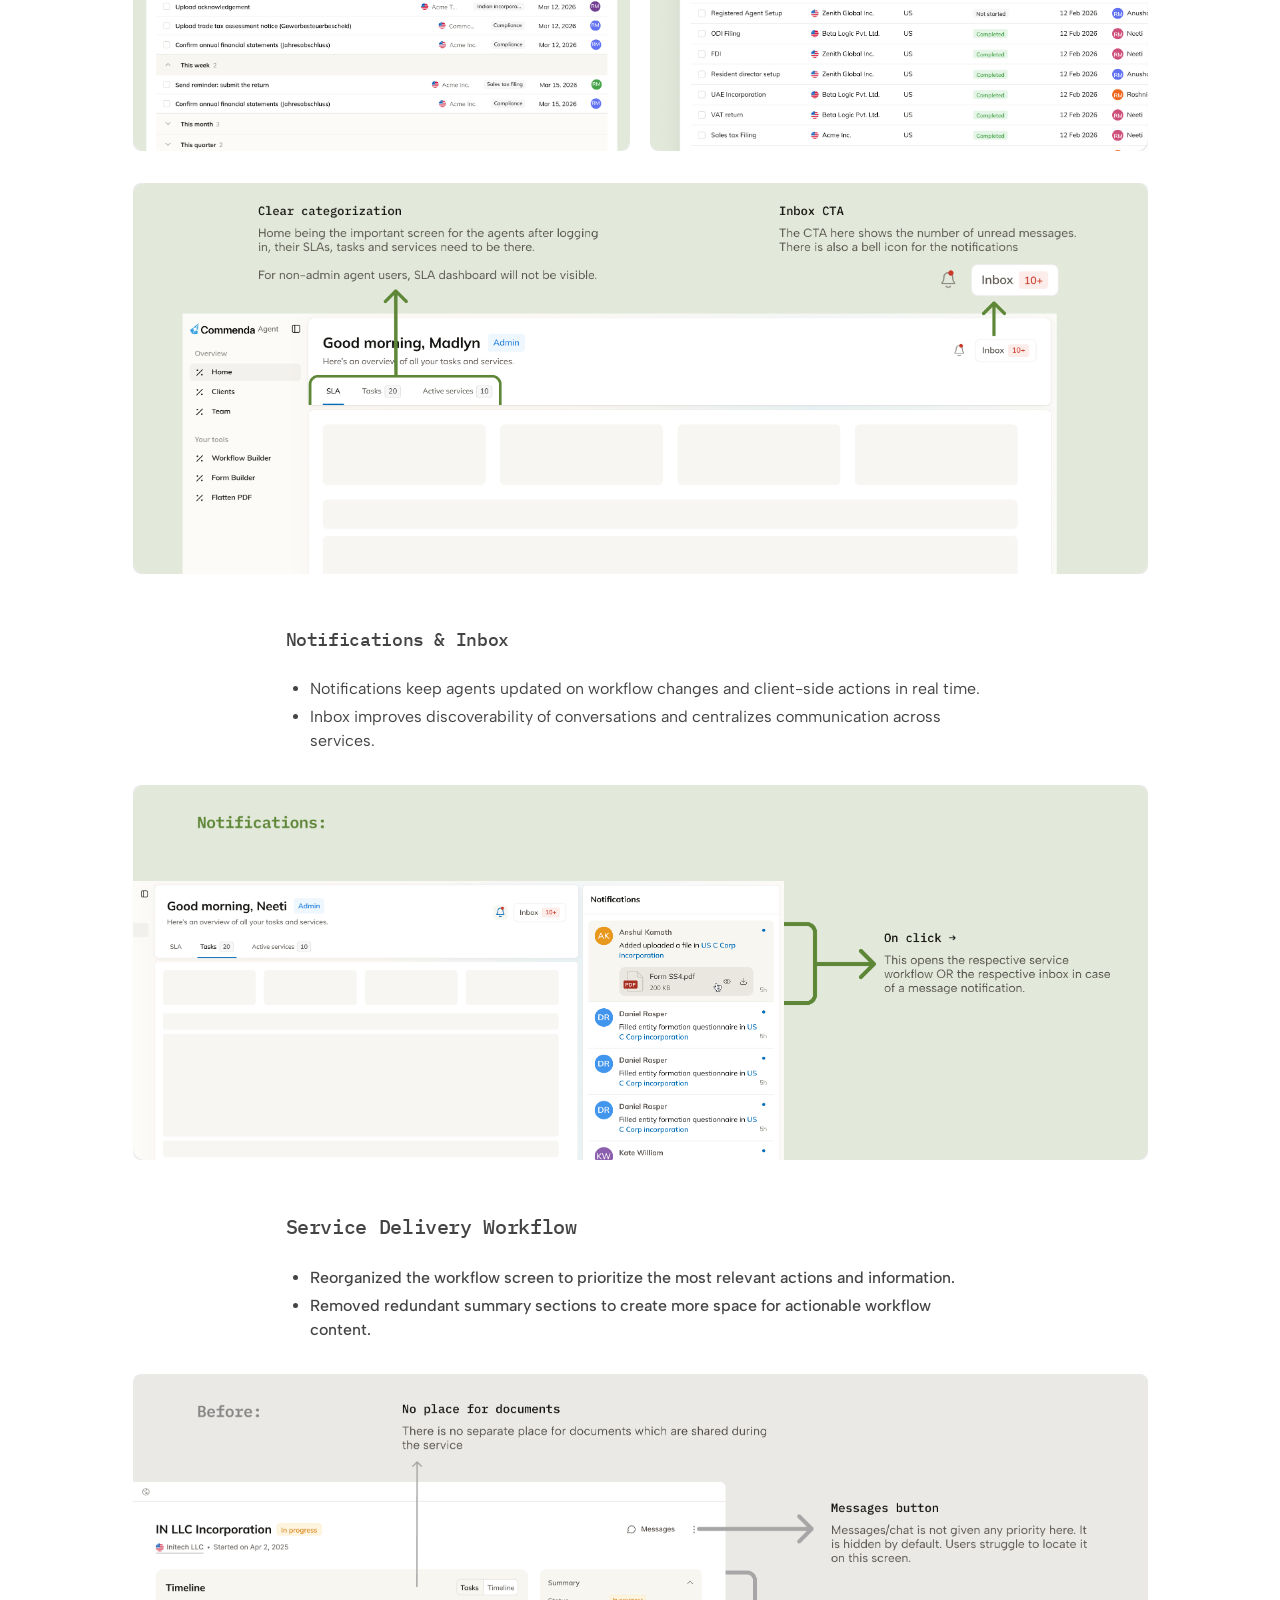
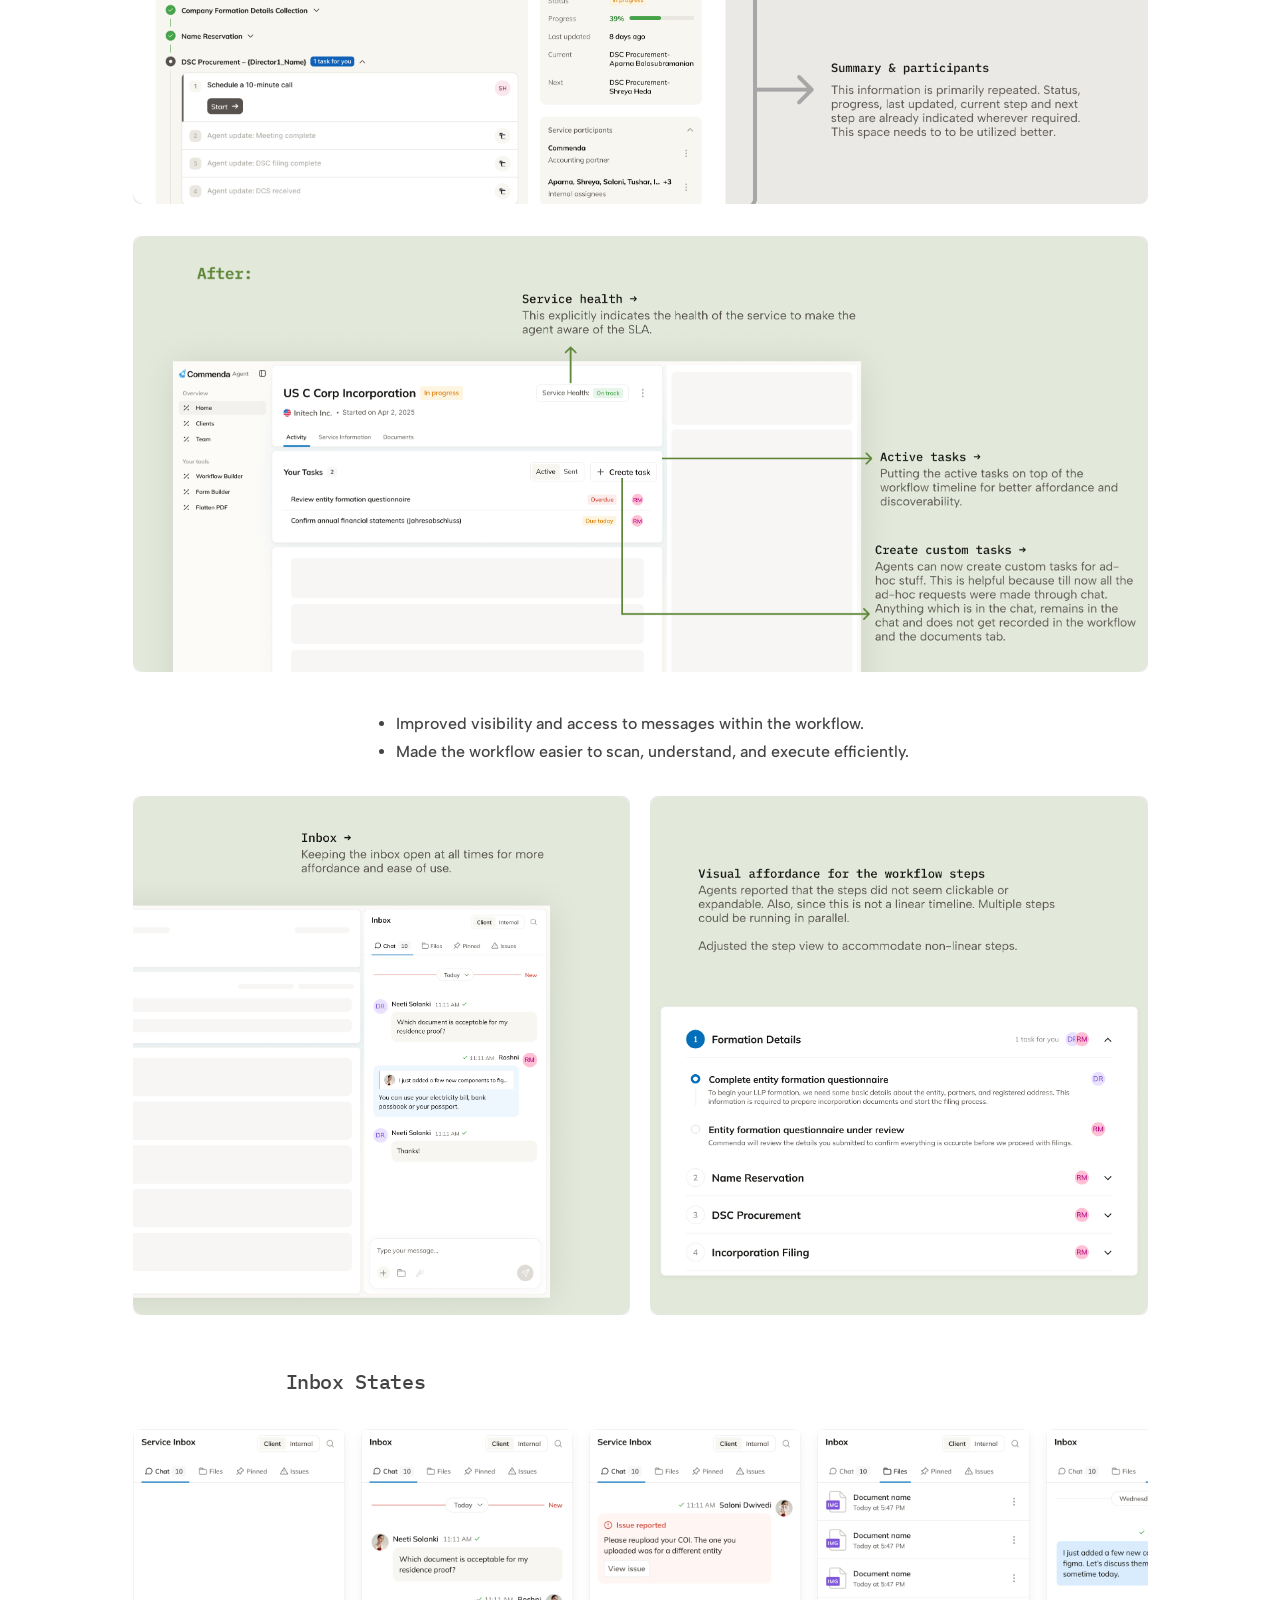
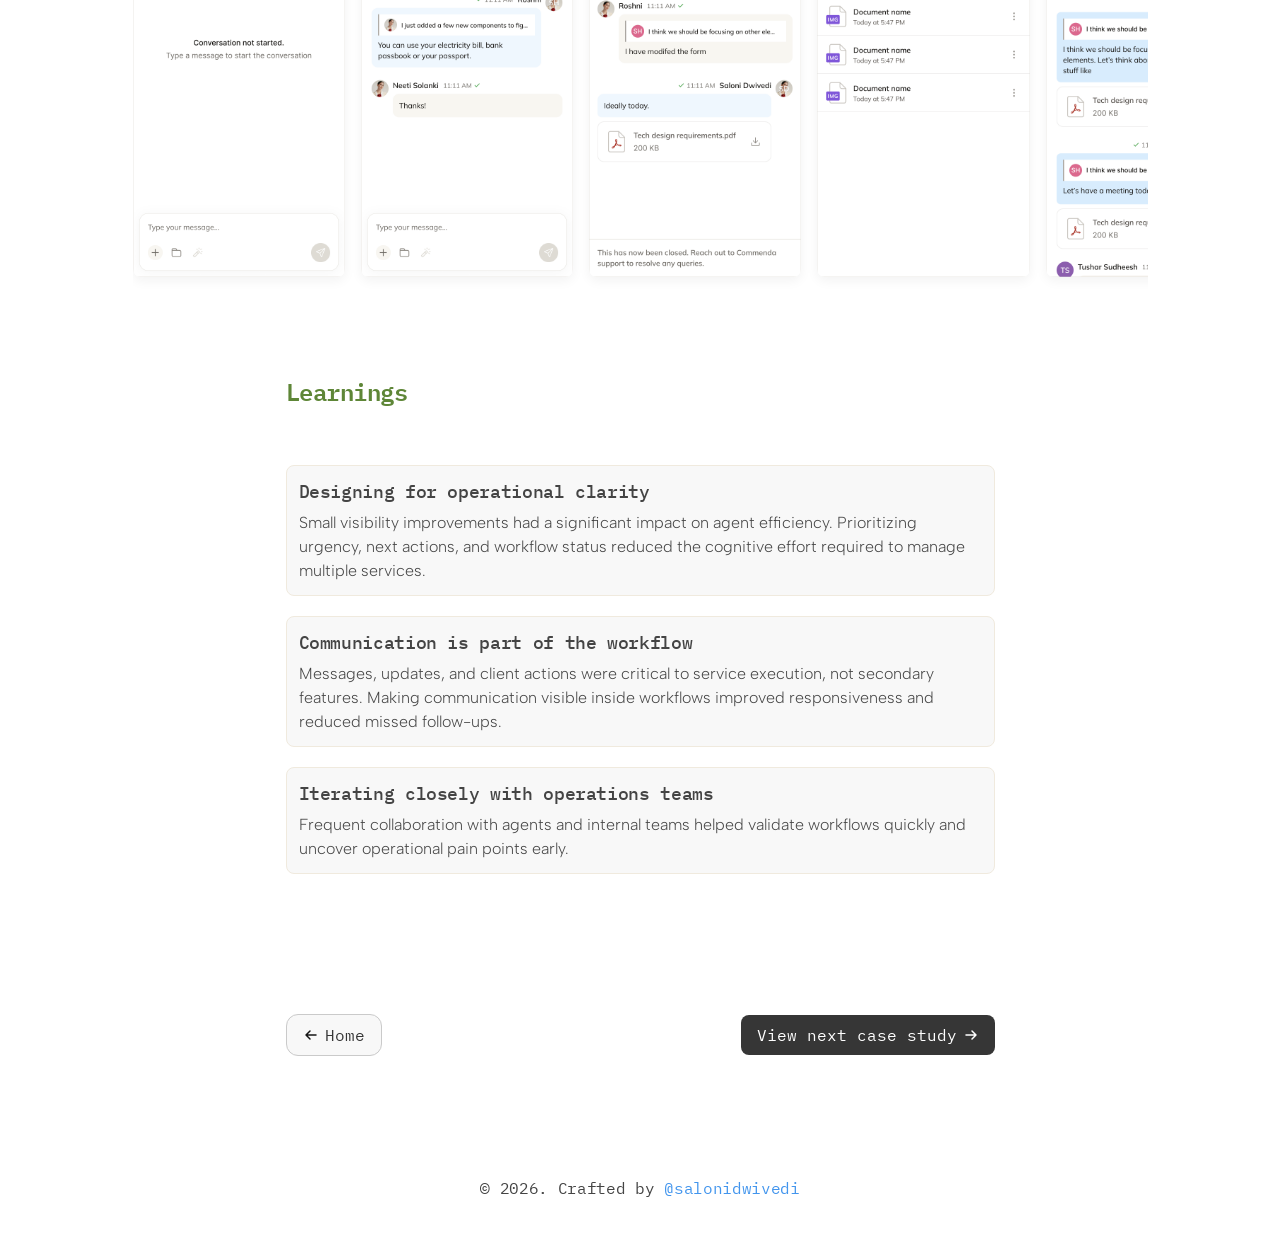
<file: Pages/service-delivery.html>
<!DOCTYPE html>
<html lang="en">
<head>
<meta charset="UTF-8" />
<meta name="viewport" content="width=device-width, initial-scale=1.0" />
<title>Service Delivery — Saloni Dwivedi</title>
<link rel="preconnect" href="https://fonts.googleapis.com" />
<link rel="preconnect" href="https://fonts.gstatic.com" crossorigin />
<link href="https://fonts.googleapis.com/css2?family=IBM+Plex+Mono:wght@400;500;600&family=Albert+Sans:ital,wght@0,300;0,400;0,500;1,300&display=swap" rel="stylesheet" />
<link rel="stylesheet" href="../CSS/shared.css" />
<link rel="stylesheet" href="../CSS/case-study.css" />
</head>
<body data-page="work">

<nav>
  <a href="../index.html" data-nav-id="work">Work</a>
  <a href="play.html" data-nav-id="play">Play</a>
  <a href="about.html" data-nav-id="about">About</a>
</nav>

<div class="page-wrap">
  <div class="cs-container">

    <!-- HERO -->
    <div class="cs-hero-wrap">
      <!-- PLACEHOLDER: replace with images/service-delivery/hero.png -->
      <img class="cs-hero-img" src="../images/service delivery/thumbnail01.png" alt="Service delivery hero" loading="lazy" />

      <div class="cs-meta">
        <div class="cs-title-row">
          <span class="mono-r">Creating the future of</span>
          <span class="mono-m" style="color:#5e8637">service delivery</span>
        </div>
        <p class="cs-desc">Fixed the entire service delivery experience for the agents working for delivering the services to the clients. From the core agent app UI to internal tools like form builder and workflow builder.</p>

        <div class="cs-info-row">
          <div class="cs-info-block">
            <span class="cs-info-label">Team</span>
            <span class="cs-info-value">Sam Suechting (Product Manager)<br>Me (Product designer)<br>Multiple engineers</span>
          </div>
          <div class="cs-info-block">
            <span class="cs-info-label">Timeline</span>
            <span class="cs-info-value">Aug 2025 - Jan 2026</span>
          </div>
        </div>
      </div>
    </div>

    <div class="divider" style="max-width:709px"></div>

    <div class="cs-body">

      <!-- OVERVIEW -->
      <div class="cs-section">
        <h2 class="section-heading" style="color:#5e8637">Overview</h2>

        <div class="cs-block">
          <h4>Context</h4>
          <p>Commenda is a platform that helps companies navigate global compliance: entity incorporation, ODI, FDI, GST, VAT, sales tax filings, and a dozen other services.</p>
          <p>Commenda has two apps, majorly:</p>
          <div class="chip-grid">
            <div class="chip" style="color:#5e8637">Enterprise App<br><span style="font-family:'Albert Sans',sans-serif;font-weight:300;font-size:12px">(client-facing)</span></div>
            <div class="chip" style="color:#5e8637">Agent App<br><span style="font-family:'Albert Sans',sans-serif;font-weight:300;font-size:12px">(service delivery agents)</span></div>
          </div>
        </div>

        <div class="cs-block">
          <h4>Target users for Agent App</h4>
          <div class="chip-grid">
            <div class="chip" style="color:#5e8637">Chartered accountants</div>
            <div class="chip" style="color:#5e8637">Chartered accountants</div>
          </div>
          <div class="chip-grid">
            <div class="chip" style="color:#5e8637">CPAs</div>
            <div class="chip" style="color:#5e8637">Compliance specialists</div>
          </div>
        </div>

        <div class="cs-block">
          <h4>Product usage</h4>
          <p>The agents use the agent app on a daily basis to deliver a service like incorporation, ODI, FDI, VAT returns, filings, and so on.</p>
          <p>They usually have a workflow in place, and they have to complete the steps assigned to them, for example:</p>
          <ul>
            <li>Uploading documents</li>
            <li>Requesting documents</li>
            <li>Providing updates to the client</li>
          </ul>
        </div>
      </div>

      <!-- CONTRIBUTIONS -->
      <div class="cs-section">
        <h2 class="section-heading" style="color:#5e8637">Contributions</h2>
        <div class="contrib-list" style="width:100%">
          <div class="contrib-card">
            <h4>Led design from concept to ship</h4>
            <p class="light">setting the direction, producing the work, and driving the team toward measurable outcomes.</p>
          </div>
          <div class="contrib-card">
            <h4>Partnered cross-functionally</h4>
            <p class="light">with UX research to assist in uncovering key user pain points.</p>
          </div>
          <div class="contrib-card">
            <h4>Worked closely with stakeholders</h4>
            <p class="light">to refine product strategy, balancing user needs with business goals.</p>
          </div>
        </div>
      </div>

      <!-- PROBLEM -->
      <div class="cs-section">
        <h2 class="section-heading" style="color:#5e8637">Problem</h2>
        <div class="problem-list" style="width:100%">
          <div class="problem-item">
            <h4>The home screen does not help agents prioritize work</h4>
            <p class="light">After logging in, agents see a generic overview and a table of assigned services, but there is no clear indication of what is urgent, overdue, blocked, or requires immediate action.</p>
          </div>
          <div class="problem-item">
            <h4>The workflow UI lacks clear guidance and next actions</h4>
            <p class="light">Tasks and filings are displayed as static lists without emphasizing deadlines, priorities, dependencies, or the single most important action the agent should take next.</p>
          </div>
          <div class="problem-item">
            <h4>Important collaboration features are hidden or fragmented</h4>
            <p class="light">Messaging and document-sharing are not easily accessible within the workflow, making communication and file management difficult during active service execution.</p>
          </div>
          <div class="problem-item">
            <h4>The interface contains repetitive information but low actionable value</h4>
            <p class="light">Panels like status, progress, participants, and summaries repeat information already visible elsewhere, while more useful operational insights and actions are missing.</p>
          </div>
        </div>
      </div>

      <!-- SOLUTION -->
      <div class="cs-section">
        <h2 class="section-heading" style="color:#5e8637">Solution</h2>
        <p>This was a huge project to begin with and hard to track and manage. Before starting to even think about the solutions, I sat down and came up with an elaborate plan. Every aspect needed attention.</p>
        <p>I divided my work into 3 parts:</p>
        <div class="chip-grid">
          <div class="chip" style="color:#5e8637">SLA tracking</div>
          <div class="chip" style="color:#5e8637">Tasks, notifications and inbox</div>
          <div class="chip" style="color:#5e8637">Service delivery workflow</div>
        </div>

        <div class="cs-block">
          <h4>SLA tracking</h4>
          <ul>
            <li>Gives agents an immediate view of service health, urgency, and pending work right after login.</li>
            <li>Helps agents prioritize tasks based on deadlines and SLA risk instead of scanning long service tables.</li>
            <li>Reduces confusion around what needs attention first.</li>
          </ul>
          <video class="cs-video" src="../images/service delivery/videos/1.mov" autoplay muted loop playsinline></video>
        </div>

        <div class="cs-block">
          <h4>Tasks, Notifications &amp; Inbox</h4>
          <ul>
            <li>Tasks provide a focused view of actionable work for the day, week, or month.</li>
            <li>Notifications keep agents updated on workflow changes and client-side actions in real time.</li>
            <li>Inbox improves discoverability of conversations and centralizes communication across services.</li>
          </ul>
          <video class="cs-video" src="../images/service delivery/videos/2.mp4" autoplay muted loop playsinline></video>
        </div>

        <div class="cs-block">
          <h4>Service Delivery Workflow</h4>
          <ul>
            <li>Reorganized the workflow screen to prioritize the most relevant actions and information.</li>
            <li>Improved visibility and access to messages within the workflow.</li>
            <li>Removed redundant summary sections to create more space for actionable workflow content.</li>
            <li>Made the workflow easier to scan, understand, and execute efficiently.</li>
          </ul>
          <img class="cs-img" style="aspect-ratio:1023/433" src="../images/service delivery/service_delivery_workflow_after.png" alt="service delivery workflow" loading="lazy" />
        </div>
      </div>

      <!-- IMPACT -->
      <div class="cs-section">
        <h2 class="section-heading" style="color:#5e8637">Impact</h2>
        <div class="impact-grid" style="width:100%">
          <div class="impact-card">
            <div class="stat-row"><span class="stat-num">55%</span><span class="stat-label" style="color:#5e8637">Reduction in SLA Breaches</span></div>
            <p class="stat-desc">Reduction in missed deadlines due to better prioritization and visibility.</p>
          </div>
          <div class="impact-card">
            <div class="stat-row"><span class="stat-num">67%</span><span class="stat-label" style="color:#5e8637">Faster Task Response Time</span></div>
            <p class="stat-desc">Faster task initiation using SLA dashboard + focused task views.</p>
          </div>
          <div class="impact-card">
            <div class="stat-row"><span class="stat-num">~20–30%</span><span class="stat-label" style="color:#5e8637">Faster Service Completion Time</span></div>
            <p class="stat-desc">Average workflow completion took ~14–16 days. Reduced to ~10–12 days</p>
          </div>
        </div>
      </div>

      <!-- PROCESS -->
      <div class="cs-section">
        <h2 class="section-heading" style="color:#5e8637">Process</h2>

        <div class="cs-block">
          <h4>User research</h4>
          <p>I went to the agents with a questionnaire prepared to ask them about their experience working on the agent app so far. They reported the following issues that they were currently facing.</p>
          <p>Key pain points that they mentioned:</p>
          <ul>
            <li>Could not easily identify what was urgent, overdue, or needed immediate attention.</li>
            <li>Client actions, status changes, and important updates were often missed due to lack of notifications.</li>
            <li>Messages and key workflow actions were difficult to discover, forcing agents to navigate across multiple areas to complete work efficiently.</li>
          </ul>
        </div>

        <div class="highlight-box" style="background:#ebf2e5;border:0.5px solid #ceddc0;width:100%">
          <h4>The extra mile</h4>
          <p style="margin-top:12px">They say that, in order to fully understand something, one must experience it first hand. And, I did. I took up one US C Corp for one of our client and actually delivered the service end to end. It was an experience in its own. I had never done any of this before. I took a lot of help from our actual agents but did it first hand to know what's happening behind the scenes.</p>
        </div>

        <div class="cs-block">
          <h4>Agent Goals (Jobs To Be Done)</h4>
          <div class="chip-grid" style="align-items:stretch">
            <div class="card" style="flex:1">
              <h4 style="color:#5e8637;margin-bottom:8px">Prioritize work efficiently</h4>
              <p class="light">Quickly identify urgent tasks, SLA risks, and next actions</p>
            </div>
            <div class="card" style="flex:1">
              <h4 style="color:#5e8637;margin-bottom:8px">Stay operationally aligned</h4>
              <p class="light">Track workflow updates, conversations, and dependencies in one place</p>
            </div>
          </div>
        </div>

        <div class="cs-block">
          <h4>Business goals</h4>
          <div class="chip-grid" style="align-items:stretch">
            <div class="card" style="flex:1">
              <h4 style="color:#5e8637;margin-bottom:8px">Improve service delivery efficiency</h4>
              <p class="light">Reduce SLA breaches and accelerate workflow completion</p>
            </div>
            <div class="card" style="flex:1">
              <h4 style="color:#5e8637;margin-bottom:8px">Increase operational visibility</h4>
              <p class="light">Improve task accountability, communication responsiveness, and workflow tracking</p>
            </div>
          </div>
        </div>
      </div>

      <!-- DESIGNS -->
      <div class="cs-section cs-wide" style="align-items:center">
        <h2 class="section-heading" style="color:#5e8637;width:100%">Designs</h2>

        <div class="cs-block" style="max-width:709px">
          <h4>SLA tracking &amp; Tasks</h4>
          <ul>
            <li>Gives agents an immediate view of service health, urgency, and pending work right after login.</li>
            <li>Helps agents prioritize tasks based on deadlines and SLA risk instead of scanning long service tables.</li>
            <li>Reduces confusion around what needs attention first.</li>
            <li>Tasks provide a focused view of actionable work for the day, week, or month.</li>
          </ul>
        </div>
        <!-- PLACEHOLDER: images/service-delivery/designs-1.png -->
        <img class="cs-img" style="aspect-ratio:1023/433" src="../images/service delivery/SLA_tacking_tasks_before.png" alt="SLA tracking designs" loading="lazy" />
        <!-- PLACEHOLDER: images/service-delivery/designs-2.png -->
        <img class="cs-img" style="aspect-ratio:1025/379" src="../images/service delivery/SLA_tracking_tasks_after.png" alt="Tasks designs" loading="lazy" />
        <div class="cs-img-grid-2">
          <!-- PLACEHOLDER: images/service-delivery/designs-3.png -->
          <img class="cs-img" src="../images/service delivery/tasks_nudge.png" alt="Design detail 1" loading="lazy" />
          <!-- PLACEHOLDER: images/service-delivery/designs-4.png -->
          <img class="cs-img" src="../images/service delivery/active_services.png" alt="Design detail 2" loading="lazy" />
        </div>
        <!-- PLACEHOLDER: images/service-delivery/designs-5.png -->
        <img class="cs-img" style="aspect-ratio:1025/395" src="../images/service delivery/clear_categorization_Inbox_CTA.png" alt="Workflow designs" loading="lazy" />

        <div class="cs-block" style="max-width:709px;margin-top:20px">
          <h4>Notifications &amp; Inbox</h4>
          <ul>
            <li>Notifications keep agents updated on workflow changes and client-side actions in real time.</li>
            <li>Inbox improves discoverability of conversations and centralizes communication across services.</li>
          </ul>
        </div>
        <!-- PLACEHOLDER: images/service-delivery/notifications-1.png -->
        <img class="cs-img" style="aspect-ratio:1015/375" src="../images/service delivery/Notifications.png" alt="Notifications design" loading="lazy" />
        <!-- <div class="video-placeholder" style="width:100%;height:391px;background:#e2e9da;color:#5e8637">[Video]</div> -->

        <div class="cs-block" style="max-width:709px;margin-top:20px">
          <h4 style="font-size:20px">Service Delivery Workflow</h4>
          <ul style="max-width:709px;font-weight:500">
            <li>Reorganized the workflow screen to prioritize the most relevant actions and information.</li>
            <li>Removed redundant summary sections to create more space for actionable workflow content.</li>
          </ul>
        </div>
        <!-- PLACEHOLDER: images/service-delivery/workflow-1.png -->
        <img class="cs-img" style="aspect-ratio:1015/430" src="../images/service delivery/service_delivery_workflow_before.png" alt="Workflow design" loading="lazy" />

        <!-- PLACEHOLDER: images/service-delivery/workflow-2.png -->
        <img class="cs-img" style="aspect-ratio:1015/436" src="../images/service delivery/service_delivery_workflow_after.png" alt="Workflow detail" loading="lazy" />

        <ul style="max-width:709px;font-weight:500">
          <li>Improved visibility and access to messages within the workflow.</li>
          <li>Made the workflow easier to scan, understand, and execute efficiently.</li>
        </ul>
        <div class="cs-img-grid-2">
          <!-- PLACEHOLDER: images/service-delivery/workflow-3.png -->
          <img class="cs-img cs-img-tall" src="../images/service delivery/Inbox.png" alt="Workflow detail 1" loading="lazy" />
          <!-- PLACEHOLDER: images/service-delivery/workflow-4.png -->
          <img class="cs-img cs-img-tall" src="../images/service delivery/Visual_affordance.png" alt="Workflow detail 2" loading="lazy" />
        </div>
       
        <div class="cs-block" style="max-width:709px;margin-top:20px">
          <h4 style="font-size:20px">Inbox States</h4>
        </div>
        <div class="horizontal-scroll-container">
          <img src="../images/service delivery/horizontal img scroll/1.png" alt="Inbox state 1" class="horizontal-scroll-img" loading="lazy" />
          <img src="../images/service delivery/horizontal img scroll/2.png" alt="Inbox state 2" class="horizontal-scroll-img" loading="lazy" />
          <img src="../images/service delivery/horizontal img scroll/3.png" alt="Inbox state 3" class="horizontal-scroll-img" loading="lazy" />
          <img src="../images/service delivery/horizontal img scroll/4.png" alt="Inbox state 4" class="horizontal-scroll-img" loading="lazy" />
          <img src="../images/service delivery/horizontal img scroll/5.png" alt="Inbox state 5" class="horizontal-scroll-img" loading="lazy" />
          <img src="../images/service delivery/horizontal img scroll/6.png" alt="Inbox state 6" class="horizontal-scroll-img" loading="lazy" />
          <img src="../images/service delivery/horizontal img scroll/7.png" alt="Inbox state 7" class="horizontal-scroll-img" loading="lazy" />
        </div>
      </div>

      <!-- LEARNINGS -->
      <div class="cs-section">
        <h2 class="section-heading" style="color:#5e8637">Learnings</h2>
        <div class="learning-list" style="width:100%">
          <div class="learning-card">
            <h4>Designing for operational clarity</h4>
            <p class="light">Small visibility improvements had a significant impact on agent efficiency. Prioritizing urgency, next actions, and workflow status reduced the cognitive effort required to manage multiple services.</p>
          </div>
          <div class="learning-card">
            <h4>Communication is part of the workflow</h4>
            <p class="light">Messages, updates, and client actions were critical to service execution, not secondary features. Making communication visible inside workflows improved responsiveness and reduced missed follow-ups.</p>
          </div>
          <div class="learning-card">
            <h4>Iterating closely with operations teams</h4>
            <p class="light">Frequent collaboration with agents and internal teams helped validate workflows quickly and uncover operational pain points early.</p>
          </div>
        </div>
      </div>

      <!-- PAGE NAV -->
      <div class="page-nav" style="width:100%">
        <a href="../index.html" class="btn-back">
          <svg width="16" height="16" viewBox="0 0 16 16" fill="none"><path d="M13 8H3M3 8L7 4M3 8L7 12" stroke="#151515" stroke-width="1.5" stroke-linecap="round" stroke-linejoin="round"/></svg>
          Home
        </a>
        <a href="forms.html" class="btn-next">
          View next case study
          <svg width="16" height="16" viewBox="0 0 16 16" fill="none"><path d="M3 8H13M13 8L9 4M13 8L9 12" stroke="white" stroke-width="1.5" stroke-linecap="round" stroke-linejoin="round"/></svg>
        </a>
      </div>

    </div>
  </div>
</div>

<div class="footer">© 2026. Crafted by <a href="#">@salonidwivedi</a></div>

<script src="../JS/nav.js"></script>
</body>
</html>
</file>
<file: CSS/shared.css>
/* ============================================================
   shared.css  —  load on EVERY page
   ============================================================ */

   *, *::before, *::after { box-sizing: border-box; margin: 0; padding: 0; }

   :root {
     --orange:      #ff6500;
     --black:       #363636;
     --text:        #444444;
     --gray-text:   #6a6a6a;
     --border:      #cacaca;
     --border-soft: #f0eade;
     --bg-pill:     #f8f8f8;
     --page-bg:     #ffffff;
     --content-max: 1200px;
     --page-side:   max(5vw, 24px);
     --section-gap: 80px;
   }
   
   html { scroll-behavior: smooth; }
   
   body {
     background: var(--page-bg);
     color: var(--text);
     font-family: 'Albert Sans', sans-serif;
     font-size: 16px;
     line-height: 1.5;
     overflow-x: hidden;
   }
   
   /* ---------- typography helpers ---------- */
   .mono   { font-family: 'IBM Plex Mono', monospace; }
   .mono-r { font-family: 'IBM Plex Mono', monospace; font-weight: 400; }
   .mono-m { font-family: 'IBM Plex Mono', monospace; font-weight: 500; }
   .mono-sb{ font-family: 'IBM Plex Mono', monospace; font-weight: 600; }
   .light  { font-weight: 300; }
   .italic { font-style: italic; }
   
   /* ---------- NAV ---------- */
   nav {
     position: fixed;
     top: 24px;
     left: 50%;
     transform: translateX(-50%);
     z-index: 100;
     background: rgba(248,248,248,0.88);
     border: 0.5px solid var(--border);
     border-radius: 12px;
     padding: 14px 24px;
     display: flex;
     gap: 32px;
     align-items: center;
     backdrop-filter: blur(12px);
     -webkit-backdrop-filter: blur(12px);
     white-space: nowrap;
   }
   nav a {
     font-family: 'Albert Sans', sans-serif;
     font-size: 14px;
     text-decoration: none;
     color: var(--gray-text);
     transition: color 0.2s;
     position: relative;
   }
   nav a.active { color: var(--black); font-weight: 500; }
   nav a.active::after {
     content: '';
     position: absolute;
     bottom: -8px;
     left: 50%;
     transform: translateX(-50%);
     width: 4px; height: 4px;
     border-radius: 50%;
     background: var(--black);
   }
   nav a:hover { color: var(--black); }
   
   /* ---------- page wrapper ---------- */
   .page-wrap {
     max-width: var(--content-max);
     margin: 0 auto;
     padding: 140px var(--page-side) 80px;
   }
   
   /* ---------- divider ---------- */
   .divider { width: 100%; height: 1px; background: var(--border); margin: 40px 0; }
   
   /* ---------- section heading ---------- */
   .section-heading {
     font-family: 'IBM Plex Mono', monospace;
     font-weight: 600;
     font-size: 24px;
     letter-spacing: -0.48px;
     margin-bottom: 24px;
   }
   
   /* ---------- card / pill chips ---------- */
   .card {
     background: var(--bg-pill);
     border: 0.5px solid var(--border-soft);
     border-radius: 8px;
     padding: 12px;
   }
   .chip-grid { display: flex; gap: 16px; flex-wrap: wrap; }
   .chip {
     flex: 1 0 0;
     min-width: 120px;
     background: var(--bg-pill);
     border: 0.5px solid var(--border-soft);
     border-radius: 8px;
     padding: 8px 16px;
     text-align: center;
     font-family: 'IBM Plex Mono', monospace;
     font-size: 14px;
     font-weight: 400;
     letter-spacing: -0.28px;
   }
   
   /* ---------- impact stat cards ---------- */
   .impact-grid { display: flex; flex-direction: column; gap: 20px; }
   .impact-card {
     background: var(--bg-pill);
     border: 0.5px solid var(--border-soft);
     border-radius: 8px;
     padding: 12px;
   }
   .impact-card .stat-row { display: flex; align-items: center; gap: 8px; margin-bottom: 6px; }
   .impact-card .stat-num { font-family: 'IBM Plex Mono', monospace; font-weight: 500; font-size: 16px; letter-spacing: -0.32px; }
   .impact-card .stat-label { font-size: 16px; }
   .impact-card .stat-desc { font-size: 16px; font-weight: 300; font-style: italic; }
   
   /* ---------- problem list with dividers ---------- */
   .problem-list { display: flex; flex-direction: column; }
   .problem-item { padding: 12px 0; }
   .problem-item + .problem-item { border-top: 0.5px solid var(--border); }
   .problem-item h4 { font-family: 'IBM Plex Mono', monospace; font-weight: 500; font-size: 16px; letter-spacing: -0.32px; margin-bottom: 8px; }
   
   /* ---------- contribution / learning cards ---------- */
   .contrib-list, .learning-list { display: flex; flex-direction: column; gap: 20px; }
   .contrib-card, .learning-card {
     background: var(--bg-pill);
     border: 0.5px solid var(--border-soft);
     border-radius: 8px;
     padding: 12px;
   }
   .contrib-card h4, .learning-card h4 { font-family: 'IBM Plex Mono', monospace; font-weight: 500; font-size: 16px; letter-spacing: -0.32px; margin-bottom: 6px; }
   
   /* ---------- video placeholder ---------- */
   .video-placeholder {
     width: 100%;
     height: 258px;
     background: #eaeaea;
     border-radius: 12px;
     display: flex;
     align-items: flex-start;
     padding: 22px 35px;
     font-family: 'IBM Plex Mono', monospace;
     font-weight: 600;
     font-size: 16px;
     letter-spacing: -0.32px;
     color: #5e8637;
   }
   
   /* ---------- nav footer buttons ---------- */
   .page-nav { display: flex; align-items: center; justify-content: space-between; margin-top: 60px; }
   .btn-back {
     display: inline-flex; align-items: center; gap: 6px;
     background: var(--bg-pill); border: 0.5px solid var(--border);
     border-radius: 12px; padding: 8px 16px;
     font-family: 'IBM Plex Mono', monospace; font-size: 16px;
     color: var(--black); text-decoration: none; cursor: pointer;
     transition: background 0.2s;
   }
   .btn-back:hover { background: #ebebeb; }
   .btn-next {
     display: inline-flex; align-items: center; gap: 6px;
     background: var(--black); border: 0; border-radius: 8px; padding: 8px 16px;
     font-family: 'IBM Plex Mono', monospace; font-size: 16px;
     color: #fff; text-decoration: none; cursor: pointer;
     transition: opacity 0.2s;
   }
   .btn-next:hover { opacity: 0.85; }
   
   /* ---------- code blocks ---------- */
   .code-block {
     background: var(--bg-pill);
     border-radius: 12px;
     padding: 20px 24px;
     font-family: 'IBM Plex Mono', monospace;
     font-size: 16px;
     white-space: pre;
     overflow-x: auto;
   }
   .code-red    { color: #df4f3a; }
   .code-purple { color: #7f56d9; }
   
   /* ---------- footer ---------- */
   .footer {
     text-align: center;
     padding: 40px var(--page-side);
     font-family: 'IBM Plex Mono', monospace;
     font-size: 16px;
     color: var(--text);
     letter-spacing: -0.32px;
   }
   .footer a { color: #4295ed; text-decoration: none; }
   
   /* ---------- highlight box ---------- */
   .highlight-box {
     border-radius: 8px;
     padding: 16px 20px;
   }
   
   /* ---------- contact & tooltip block ---------- */
   .about-block { width: 100%; }
   .about-block-title {
     font-family: 'IBM Plex Mono', monospace;
     font-weight: 500;
     font-size: 24px;
     color: var(--orange);
     margin-bottom: 24px;
   }
   .contact-row {
     background: var(--bg-pill);
     border: 0.5px solid var(--border);
     border-radius: 16px;
     padding: 24px 20px;
     display: flex;
     gap: 24px;
     width: fit-content;
   }
   .contact-icon {
     width: 53px; height: 53px;
     border-radius: 12px;
     object-fit: cover;
     background: #eaeaea;
   }
   .tooltip {
     position: relative;
     display: inline-flex;
   }
   .tooltip::after {
     content: attr(data-tooltip);
     position: absolute;
     bottom: calc(100% + 8px);
     left: 50%;
     transform: translateX(-50%) translateY(4px);
     background: var(--black);
     color: #fff;
     padding: 6px 10px;
     border-radius: 6px;
     font-family: 'IBM Plex Mono', monospace;
     font-size: 12px;
     white-space: nowrap;
     opacity: 0;
     visibility: hidden;
     transition: opacity 0.15s cubic-bezier(0.4, 0, 0.2, 1), transform 0.15s cubic-bezier(0.4, 0, 0.2, 1);
     pointer-events: none;
     z-index: 100;
     box-shadow: 0 4px 12px rgba(0,0,0,0.15);
   }
   .tooltip::before {
     content: '';
     position: absolute;
     bottom: calc(100% + 3px);
     left: 50%;
     transform: translateX(-50%) translateY(4px);
     border-width: 5px;
     border-style: solid;
     border-color: var(--black) transparent transparent transparent;
     opacity: 0;
     visibility: hidden;
     transition: opacity 0.15s cubic-bezier(0.4, 0, 0.2, 1), transform 0.15s cubic-bezier(0.4, 0, 0.2, 1);
     pointer-events: none;
     z-index: 100;
   }
   .tooltip:hover::after,
   .tooltip:hover::before {
     opacity: 1;
     visibility: visible;
     transform: translateX(-50%) translateY(0);
   }
   
   /* ---------- responsive ---------- */
   @media (max-width: 768px) {
     nav { top: 16px; padding: 12px 20px; gap: 20px; }
     nav a { font-size: 13px; }
     .page-wrap { padding-top: 110px; }
     .chip-grid { flex-direction: column; }
     .section-heading { font-size: 20px; }
   }
   @media (max-width: 480px) {
     :root { --page-side: 16px; }
     nav { gap: 16px; padding: 10px 16px; }
     nav a { font-size: 12px; }
   }
</file>
<file: CSS/index.css>
/* ============================================================
   index.css  —  load on index.html only
   (shared.css handles reset, nav, page-wrap, etc.)
   ============================================================ */

.page-wrap { padding: 0 var(--page-side); }

/* ── HERO ── */
.hero {
  padding-top: 160px;
  padding-bottom: 0;
}

.hero-intro {
  display: flex;
  flex-direction: column;
  gap: 12px;
  margin-bottom: 34px;
}

.hero-name-line {
  display: flex;
  align-items: center;
  gap: 16px;
  flex-wrap: wrap;
}

.mono { font-family: 'IBM Plex Mono', monospace; }
.mono-regular { font-family: 'IBM Plex Mono', monospace; font-weight: 400; }
.mono-medium { font-family: 'IBM Plex Mono', monospace; font-weight: 500; }
.hero-name-line .mono-regular { font-size: 24px; color: var(--black); }
.hero-name-line .mono-medium { font-size: 24px; color: var(--orange); }

.hero-tagline {
  font-weight: 300;
  font-size: 16px;
  color: var(--black);
}

.btn-primary {
  display: inline-flex;
  align-items: center;
  gap: 8px;
  background: var(--black);
  color: #fff;
  font-family: 'IBM Plex Mono', monospace;
  font-size: 16px;
  font-weight: 400;
  padding: 8px 16px;
  border-radius: 8px;
  border: none;
  cursor: pointer;
  text-decoration: none;
  transition: opacity 0.2s;
  margin-bottom: 32px;
}
.btn-primary:hover { opacity: 0.85; }

.btn-primary svg { flex-shrink: 0; }

.contact-block { display: flex; flex-direction: column; gap: 6px; }
.contact-label { font-weight: 300; font-style: italic; font-size: 16px; }
.contact-email { font-size: 16px; font-weight: 400; }

.divider {
  width: 100%;
  height: 1px;
  background: var(--border);
  margin: 44px 0;
}

/* ── WORK SECTION ── */
.section-label {
  font-family: 'IBM Plex Mono', monospace;
  font-weight: 500;
  font-size: 24px;
  color: var(--orange);
  margin-bottom: 24px;
}

.project { display: flex; flex-direction: column; gap: 20px; margin-bottom: 80px; }
.project:last-child { margin-bottom: 0; }

.project-header {
  display: flex;
  align-items: flex-start;
  justify-content: space-between;
  gap: 20px;
}

.project-meta { flex: 1; display: flex; flex-direction: column; gap: 12px; min-width: 0; }

.project-title-row {
  display: flex;
  align-items: center;
  gap: 12px;
  flex-wrap: wrap;
  font-size: 20px;
  letter-spacing: -0.4px;
}

.project-title-row .mono-regular { color: var(--black); }

.project-desc {
  font-weight: 300;
  font-size: 16px;
  color: var(--black);
  max-width: 640px;
}

.btn-case-study {
  display: inline-flex;
  align-items: center;
  gap: 8px;
  background: var(--bg-pill);
  border: 0.5px solid var(--border);
  border-radius: 12px;
  padding: 8px 16px;
  font-family: 'IBM Plex Mono', monospace;
  font-size: 16px;
  font-weight: 400;
  color: var(--black);
  text-decoration: none;
  white-space: nowrap;
  flex-shrink: 0;
  transition: background 0.2s;
  cursor: pointer;
}
.btn-case-study:hover { background: #ebebeb; }
.btn-case-study svg { flex-shrink: 0; }

/* Image grids */
.project-images {
  width: 100%;
}

.img-main {
  width: 100%;
  aspect-ratio: 3045 / 1425;
  height: auto;
  object-fit: contain;
  border-radius: 8px;
  display: block;
  background: #f8f8f8;
}

.img-grid-2col {
  display: grid;
  grid-template-columns: minmax(0, var(--left-col, 1fr)) minmax(0, var(--right-col, 1fr));
  gap: 16px;
  width: 100%;
  margin-top: 16px;
  align-items: start;
}

.img-grid-row-service-1 { --left-col: 1128fr; --right-col: 1869fr; }
.img-grid-row-service-2 { --left-col: 1749fr; --right-col: 1248fr; }
.img-grid-row-wide-left { --left-col: 1764fr; --right-col: 1233fr; }
.img-grid-row-wide-right { --left-col: 1287fr; --right-col: 1710fr; }
.img-grid-row-even { --left-col: 1fr; --right-col: 1fr; }

.img-grid-2col img {
  width: 100%;
  height: auto;
  object-fit: contain;
  object-position: center;
  border-radius: 8px;
  display: block;
  background: #f8f8f8;
}

/* Cortex hero image */
.img-hero-tall {
  width: 100%;
  height: auto;
  aspect-ratio: 2030 / 1116;
  object-fit: contain;
  border-radius: 12px;
  display: block;
  background: #f8f8f8;
}

/* ── PLAYGROUND SECTION ── */
.play-section { margin-top: 80px; padding-bottom: 80px; }

.play-heading {
  display: flex;
  align-items: center;
  gap: 8px;
  font-family: 'IBM Plex Mono', monospace;
  font-weight: 500;
  font-size: 24px;
  color: var(--orange);
  margin-bottom: 32px;
}

/* ── WORKSPACE FRAME (macOS homescreen) ── */
.workspace-frame {
  border-radius: 16px;
  overflow: visible;
  position: relative;
  height: 800px;
  display: flex;
  align-items: center;
  justify-content: center;
}

.workspace-bg {
  position: absolute;
  inset: 0;
  width: 100%;
  height: 100%;
  object-fit: cover;
  pointer-events: none;
  border-radius: 16px;
}

/* macOS-style window */
.workspace-window {
  position: absolute;
  z-index: 2;
  width: 686px;
  height: 350px;
  background: #fff;
  border-radius: 12px;
  overflow: hidden;
  box-shadow:
    0 24px 80px rgba(0, 0, 0, 0.25),
    0 8px 24px rgba(0, 0, 0, 0.12),
    0 0 0 0.5px rgba(0, 0, 0, 0.06);
  display: flex;
  flex-direction: column;
  /* Removed layout transition to make real-time dragging & resizing 100% smooth without stutters */
}

.window-titlebar {
  height: 40px;
  background: #f6f6f6;
  border-bottom: 1px solid #e0e0e0;
  display: flex;
  align-items: center;
  padding: 0 16px;
  gap: 12px;
  flex-shrink: 0;
  cursor: move; /* Drag cursor */
  user-select: none;
}

.window-dots {
  display: flex;
  gap: 8px;
}

.dot {
  width: 12px;
  height: 12px;
  border-radius: 50%;
  cursor: pointer;
  position: relative;
}
.dot-red    { background: #ff5f57; }
.dot-yellow { background: #febc2e; }
.dot-green  { background: #28c840; }

/* Show simple hover controls inside window dots like macOS */
.dot::after {
  content: '';
  position: absolute;
  top: 50%;
  left: 50%;
  transform: translate(-50%, -50%);
  font-size: 8px;
  font-weight: 700;
  color: rgba(0, 0, 0, 0.5);
  opacity: 0;
}
.window-dots:hover .dot::after {
  opacity: 1;
}
.dot-red:hover::after { content: '×'; }
.dot-yellow:hover::after { content: '–'; }
.dot-green:hover::after { content: '+'; }

.window-title {
  font-family: 'Albert Sans', sans-serif;
  font-size: 13px;
  color: var(--gray-text);
  flex: 1;
  text-align: center;
  margin-right: 52px; /* offset for dots width to truly center */
  pointer-events: none;
}

.window-body {
  flex: 1;
  overflow: auto;
  background: #fff;
  position: relative;
}

/* Drag Cover when resizing or dragging over iframes */
.window-body iframe {
  width: 100%;
  height: 100%;
  border: none;
}

/* Resize handle at bottom right corner */
.window-resize-handle {
  position: absolute;
  right: 0;
  bottom: 0;
  width: 16px;
  height: 16px;
  cursor: se-resize;
  z-index: 100;
  background: linear-gradient(135deg, transparent 60%, rgba(0,0,0,0.15) 60%, rgba(0,0,0,0.15) 70%, transparent 70%, transparent 80%, rgba(0,0,0,0.15) 80%);
  border-bottom-right-radius: 12px;
}

/* Embedded LinkedIn Mock Styles */
.mock-linkedin {
  display: flex;
  flex-direction: column;
  height: 100%;
  font-family: -apple-system, system-ui, BlinkMacSystemFont, "Segoe UI", Roboto, sans-serif;
  color: #191919;
}
.linkedin-banner {
  height: 80px;
  background: #a0b4b7;
  position: relative;
  flex-shrink: 0;
}
.linkedin-profile-pic {
  width: 70px;
  height: 70px;
  border-radius: 50%;
  border: 3px solid #fff;
  position: absolute;
  bottom: -35px;
  left: 24px;
  background: #eaeaea;
  object-fit: cover;
}
.linkedin-content {
  padding: 45px 24px 24px;
  flex: 1;
  overflow-y: auto;
}
.linkedin-name {
  font-size: 20px;
  font-weight: 600;
}
.linkedin-headline {
  font-size: 14px;
  color: #5e5e5e;
  margin-top: 4px;
}
.linkedin-meta {
  font-size: 12px;
  color: #7f7f7f;
  margin-top: 6px;
}
.linkedin-actions {
  display: flex;
  gap: 8px;
  margin-top: 16px;
}
.linkedin-btn-primary {
  background: #0a66c2;
  color: #fff;
  font-weight: 600;
  padding: 6px 16px;
  border-radius: 16px;
  text-decoration: none;
  font-size: 14px;
  transition: background 0.2s;
}
.linkedin-btn-primary:hover { background: #004182; }
.linkedin-btn-sec {
  border: 1px solid #0a66c2;
  color: #0a66c2;
  font-weight: 600;
  padding: 6px 16px;
  border-radius: 16px;
  text-decoration: none;
  font-size: 14px;
}
.linkedin-section {
  margin-top: 24px;
  border-top: 1px solid #e0e0e0;
  padding-top: 16px;
}
.linkedin-section h4 {
  font-size: 16px;
  font-weight: 600;
  margin-bottom: 8px;
}
.linkedin-exp-item {
  margin-bottom: 12px;
}
.linkedin-exp-title {
  font-weight: 600;
  font-size: 14px;
}
.linkedin-exp-company {
  font-size: 13px;
  color: #5e5e5e;
}

/* Embedded Twitter/X Mock Styles */
.mock-twitter {
  display: flex;
  flex-direction: column;
  height: 100%;
  font-family: -apple-system, BlinkMacSystemFont, "Segoe UI", Roboto, Helvetica, Arial, sans-serif;
  background: #000;
  color: #e7e9ea;
}
.twitter-banner {
  height: 90px;
  background: #2f3336;
  position: relative;
  flex-shrink: 0;
}
.twitter-profile-pic {
  width: 76px;
  height: 76px;
  border-radius: 50%;
  border: 4px solid #000;
  position: absolute;
  bottom: -38px;
  left: 16px;
  background: #eaeaea;
  object-fit: cover;
}
.twitter-content {
  padding: 48px 16px 16px;
  flex: 1;
  overflow-y: auto;
}
.twitter-header {
  display: flex;
  justify-content: space-between;
  align-items: flex-start;
}
.twitter-follow-btn {
  background: #eff3f4;
  color: #0f1419;
  font-weight: 700;
  padding: 6px 16px;
  border-radius: 9999px;
  text-decoration: none;
  font-size: 14px;
}
.twitter-name {
  font-size: 19px;
  font-weight: 800;
}
.twitter-handle {
  font-size: 14px;
  color: #71767b;
}
.twitter-bio {
  font-size: 14px;
  margin-top: 12px;
  line-height: 1.4;
}
.twitter-meta-row {
  display: flex;
  gap: 12px;
  font-size: 13px;
  color: #71767b;
  margin-top: 12px;
}
.twitter-feed {
  margin-top: 20px;
  border-top: 1px solid #2f3336;
}
.twitter-tweet {
  padding: 12px 16px;
  border-bottom: 1px solid #2f3336;
  display: flex;
  gap: 12px;
}
.tweet-avatar {
  width: 40px;
  height: 40px;
  border-radius: 50%;
  background: #eaeaea;
  object-fit: cover;
}
.tweet-main {
  flex: 1;
}
.tweet-info {
  font-size: 14px;
}
.tweet-author {
  font-weight: 700;
}
.tweet-handle {
  color: #71767b;
  margin-left: 4px;
}
.tweet-text {
  font-size: 14px;
  margin-top: 4px;
  line-height: 1.4;
}

/* Gmail Composer Styles */
.gmail-composer {
  display: flex;
  flex-direction: column;
  height: 100%;
  font-family: Roboto, Arial, sans-serif;
  font-size: 14px;
}
.gmail-header {
  background: #f2f2f2;
  padding: 10px 16px;
  border-bottom: 1px solid #cfcfcf;
  font-weight: 500;
  color: #202124;
}
.gmail-row {
  display: flex;
  align-items: center;
  padding: 6px 16px;
  border-bottom: 1px solid #f1f1f1;
}
.gmail-row label {
  color: #5f6368;
  width: 60px;
  flex-shrink: 0;
}
.gmail-row input {
  flex: 1;
  border: none;
  outline: none;
  font-size: 14px;
  padding: 4px 0;
}
.gmail-body-wrap {
  flex: 1;
  padding: 16px;
  display: flex;
  flex-direction: column;
}
.gmail-body-wrap textarea {
  flex: 1;
  border: none;
  outline: none;
  resize: none;
  font-family: inherit;
  font-size: 14px;
}
.gmail-footer {
  border-top: 1px solid #f1f1f1;
  padding: 12px 16px;
  display: flex;
  align-items: center;
}
.gmail-send-btn {
  background: #1a73e8;
  color: #fff;
  border: none;
  padding: 8px 24px;
  border-radius: 4px;
  font-weight: 500;
  cursor: pointer;
  transition: background 0.15s;
}
.gmail-send-btn:hover {
  background: #1557b0;
}


/* Custom placeholder inside newly spawned window frames */
.iframe-placeholder {
  display: flex;
  flex-direction: column;
  align-items: center;
  justify-content: center;
  height: 100%;
  padding: 32px;
  text-align: center;
  background: #fafafa;
  font-family: 'Albert Sans', sans-serif;
}
.iframe-placeholder h3 {
  font-family: 'IBM Plex Mono', monospace;
  font-size: 18px;
  color: var(--orange);
  margin-bottom: 12px;
}
.iframe-placeholder p {
  font-size: 14px;
  color: var(--gray-text);
}
.iframe-placeholder a {
  color: var(--black);
  text-decoration: underline;
  font-weight: 500;
}


/* macOS-style dock */
.workspace-dock {
  position: absolute;
  bottom: 12px;
  left: 50%;
  transform: translateX(-50%);
  z-index: 3;
  display: flex;
  align-items: center;
  gap: 12px;
  padding: 8px 14px;
  background: rgba(255, 255, 255, 0.35);
  border: 0.5px solid rgba(255, 255, 255, 0.5);
  border-radius: 16px;
  backdrop-filter: blur(16px);
  -webkit-backdrop-filter: blur(16px);
  box-shadow: 0 4px 20px rgba(0, 0, 0, 0.12);
}

.dock-icon {
  width: 48px;
  height: 48px;
  border-radius: 12px;
  object-fit: cover;
  display: block;
  transition: transform 0.2s cubic-bezier(0.34, 1.56, 0.64, 1);
}

.workspace-dock a:hover .dock-icon {
  transform: translateY(-6px) scale(1.12);
}

/* Gradient text for Cortex */
.gradient-text {
  background: linear-gradient(106deg, #ff5171 16%, #ffa023 94%);
  -webkit-background-clip: text;
  -webkit-text-fill-color: transparent;
  background-clip: text;
}

/* Subtle fade-in on scroll */
.project {
  opacity: 0;
  transform: translateY(20px);
  transition: opacity 0.5s ease, transform 0.5s ease;
}
.project.visible {
  opacity: 1;
  transform: translateY(0);
}

/* ── RESPONSIVE ── */
@media (max-width: 1024px) {
  .img-grid-2col { gap: 14px; }
}

@media (max-width: 768px) {
  nav {
    top: 16px;
    padding: 12px 20px;
    gap: 20px;
  }
  nav a { font-size: 13px; }

  .hero { padding-top: 120px; }

  .hero-name-line .mono-regular,
  .hero-name-line .mono-medium { font-size: 20px; }

  .project-header { flex-direction: column; align-items: flex-start; }
  .btn-case-study { align-self: flex-start; }

  .project-title-row { font-size: 17px; gap: 8px; }

  .img-grid-2col {
    gap: 12px;
    grid-template-columns: minmax(0, var(--left-col, 1fr)) minmax(0, var(--right-col, 1fr));
  }
  .img-grid-2col img { height: auto; }

  .workspace-frame { height: 500px; }

  .section-label { font-size: 20px; }
  .play-heading { font-size: 20px; }
}

@media (max-width: 640px) {
  .img-grid-2col { grid-template-columns: 1fr; }
}

@media (max-width: 480px) {
  :root { --page-side: 16px; }

  nav { gap: 16px; padding: 10px 16px; }
  nav a { font-size: 12px; }

  .hero-name-line .mono-regular,
  .hero-name-line .mono-medium { font-size: 17px; }

  .hero-name-line { gap: 8px; }

  .project-title-row { font-size: 15px; }

  .btn-primary, .btn-case-study { font-size: 14px; }
}

@media (prefers-reduced-motion: reduce) {
  .project { opacity: 1; transform: none; transition: none; }
}
</file>
<file: CSS/mobile.css>
/* Mobile responsive overrides */
@media (max-width: 480px) {
  /* Reduce page wrapper padding */
  .page-wrap {
    padding-top: 80px;
    padding-bottom: 40px;
    padding-left: var(--page-side);
    padding-right: var(--page-side);
  }
  /* Hero adjustments */
  .hero {
    padding-top: 100px;
  }
  .hero-name-line .mono-regular,
  .hero-name-line .mono-medium {
    font-size: 17px;
  }
  .hero-name-line {
    gap: 8px;
  }
  /* Project layout */
  .project-header {
    flex-direction: column;
    align-items: flex-start;
  }
  .project-images {
    display: block;
  }
  .project-images img {
    width: 100%;
    height: auto;
  }
  .project-title-row {
    font-size: 15px;
  }
  .btn-primary,
  .btn-case-study {
    font-size: 14px;
  }
  /* Workspace size adjustments */
  .workspace-frame {
    height: 580px !important; /* Fixed height to prevent collapse on mobile */
  }
  .workspace-window {
    width: 100% !important;
    max-width: 300px !important; /* Max width for mobile screen fitting */
    height: 460px !important;   /* Vertically longer */
  }
  /* macOS-style dock adjustments on mobile */
  .workspace-dock {
    gap: 8px !important;
    padding: 6px 10px !important;
    bottom: 8px !important;
  }
  .dock-icon {
    width: 36px !important;
    height: 36px !important;
    border-radius: 8px !important;
  }
}
</file>
<file: CSS/case-study.css>
/* ============================================================
   case-study.css  —  load on case study pages only
   (service-delivery.html, forms.html, design-system.html)
   ============================================================ */

   .cs-container { display: flex; flex-direction: column; align-items: center; gap: 44px; }

   /* hero block */
   .cs-hero-wrap { display: flex; flex-direction: column; align-items: center; gap: 32px; width: 100%; }
   .cs-hero-img {
     width: 100%;
     aspect-ratio: 3045 / 1425;
     height: auto;
     object-fit: contain;
     border-radius: 8px;
     background: #eaeaea; /* placeholder fill */
     display: block;
   }
   
   .cs-meta { display: flex; flex-direction: column; gap: 32px; width: 100%; max-width: 709px; }
   .cs-title-row {
     display: flex; align-items: center; gap: 16px; flex-wrap: wrap;
     font-size: 20px; letter-spacing: -0.4px;
   }
   .cs-desc { font-size: 16px; font-weight: 300; }
   
   .cs-info-row { display: flex; align-items: flex-start; justify-content: space-between; gap: 24px; flex-wrap: wrap; }
   .cs-info-block { display: flex; flex-direction: column; gap: 12px; }
   .cs-info-label { font-weight: 300; font-style: italic; font-size: 16px; }
   .cs-info-value { font-size: 16px; }
   
   /* body content column */
   .cs-body { display: flex; flex-direction: column; gap: var(--section-gap); align-items: center; width: 100%; max-width: 1015px; min-width: 0; }
   .cs-section { display: flex; flex-direction: column; gap: 32px; align-items: flex-start; width: 100%; max-width: 709px; min-width: 0; }
   .cs-section.cs-wide { max-width: 1015px; }
   .cs-section p { font-size: 16px; }
   .cs-section ul, .cs-section ol { padding-left: 24px; display: flex; flex-direction: column; gap: 4px; margin-top: 8px; }
   .cs-section h4 { font-family: 'IBM Plex Mono', monospace; font-weight: 500; font-size: 18px; letter-spacing: -0.36px; }
   
   .cs-block { display: flex; flex-direction: column; gap: 16px; width: 100%; }
   
   /* designs / full-bleed images for case studies (wider than text column) */
   .cs-wide { max-width: 1015px; width: 100%; }

   .cs-section-wide-container {
     display: flex;
     flex-direction: column;
     align-items: center;
     width: 100%;
     gap: 32px;
   }
   .cs-img {
     width: 100%;
     border-radius: 8px;
     height: auto;
     object-fit: contain;
     background: #eaeaea;
     display: block;
   }
   .cs-img-grid-2 { display: grid; grid-template-columns: 1fr 1fr; gap: 20px; width: 100%; }
   .cs-img-tall { aspect-ratio: 1499/1563; }

   .image-slider {
     width: 100%;
     max-width: 100%;
     min-width: 0;
     align-self: center;
     display: flex;
     flex-direction: column;
     gap: 16px;
   }

   .image-slider-frame {
     width: 100%;
     min-width: 0;
     aspect-ratio: 753 / 374;
     border-radius: 8px;
     background: #eaeaea;
     position: relative;
     overflow: hidden;
   }

   .image-slider-frame img {
     position: absolute;
     top: 0;
     left: 0;
     width: 100%;
     height: 100%;
     object-fit: contain;
     display: block;
     opacity: 0;
     transition: opacity 0.35s ease-in-out;
     pointer-events: none;
   }

   .image-slider-frame img.active {
     opacity: 1;
     pointer-events: auto;
   }

   .image-slider .page-nav { width: 100%; margin-top: 0; }

   .image-slider .btn-back,
   .image-slider .btn-next {
     font-size: 14px;
     padding: 6px 12px;
   }

   .slide-count {
     font-family: 'IBM Plex Mono', monospace;
     font-size: 14px;
     color: var(--gray-text);
     white-space: nowrap;
   }
   
   /* image caption with source link */
   .img-caption {
     font-size: 14px; font-weight: 300; font-style: italic;
     text-align: center; width: 100%;
   }
   .img-caption a { color: #187bdb; text-decoration: underline; }
   
   @media (max-width: 768px) {
     .cs-img-grid-2 { grid-template-columns: 1fr; }
     .cs-title-row { font-size: 17px; }
     .cs-info-row { flex-direction: column; gap: 16px; }
   }

   /* Bottom page-nav align with text content */
   .cs-body > .page-nav {
     max-width: 709px;
     width: 100%;
   }

   /* Screen width >= 1700px styling */
   @media (min-width: 1700px) {
     .page-wrap {
       max-width: 1515px;
     }
     .cs-body {
       max-width: 1280px;
     }
     .cs-section.cs-wide,
     .cs-wide {
       max-width: 1280px;
     }
   }

    /* Horizontal scroll section */
    .horizontal-scroll-container {
      display: flex;
      gap: 16px;
      overflow-x: auto;
      width: 100%;
      padding-bottom: 16px;
      scroll-behavior: smooth;
      -webkit-overflow-scrolling: touch;
    }
    .horizontal-scroll-container::-webkit-scrollbar {
      height: 8px;
    }
    .horizontal-scroll-container::-webkit-scrollbar-track {
      background: var(--bg-pill);
      border-radius: 4px;
    }
    .horizontal-scroll-container::-webkit-scrollbar-thumb {
      background: var(--border);
      border-radius: 4px;
    }
    .horizontal-scroll-container::-webkit-scrollbar-thumb:hover {
      background: var(--gray-text);
    }
    .horizontal-scroll-img {
      flex-shrink: 0;
      height: auto;
      max-height: 448px;
      width: auto;
      border-radius: 8px;
      box-shadow: 0 4px 12px rgba(0,0,0,0.05);
      display: block;
      object-fit: contain;
    }
    
    /* CS Video Tag */
    .cs-video {
      width: 100%;
      border-radius: 12px;
      display: block;
      background: #eaeaea;
      box-shadow: 0 4px 12px rgba(0,0,0,0.05);
    }
</file>
